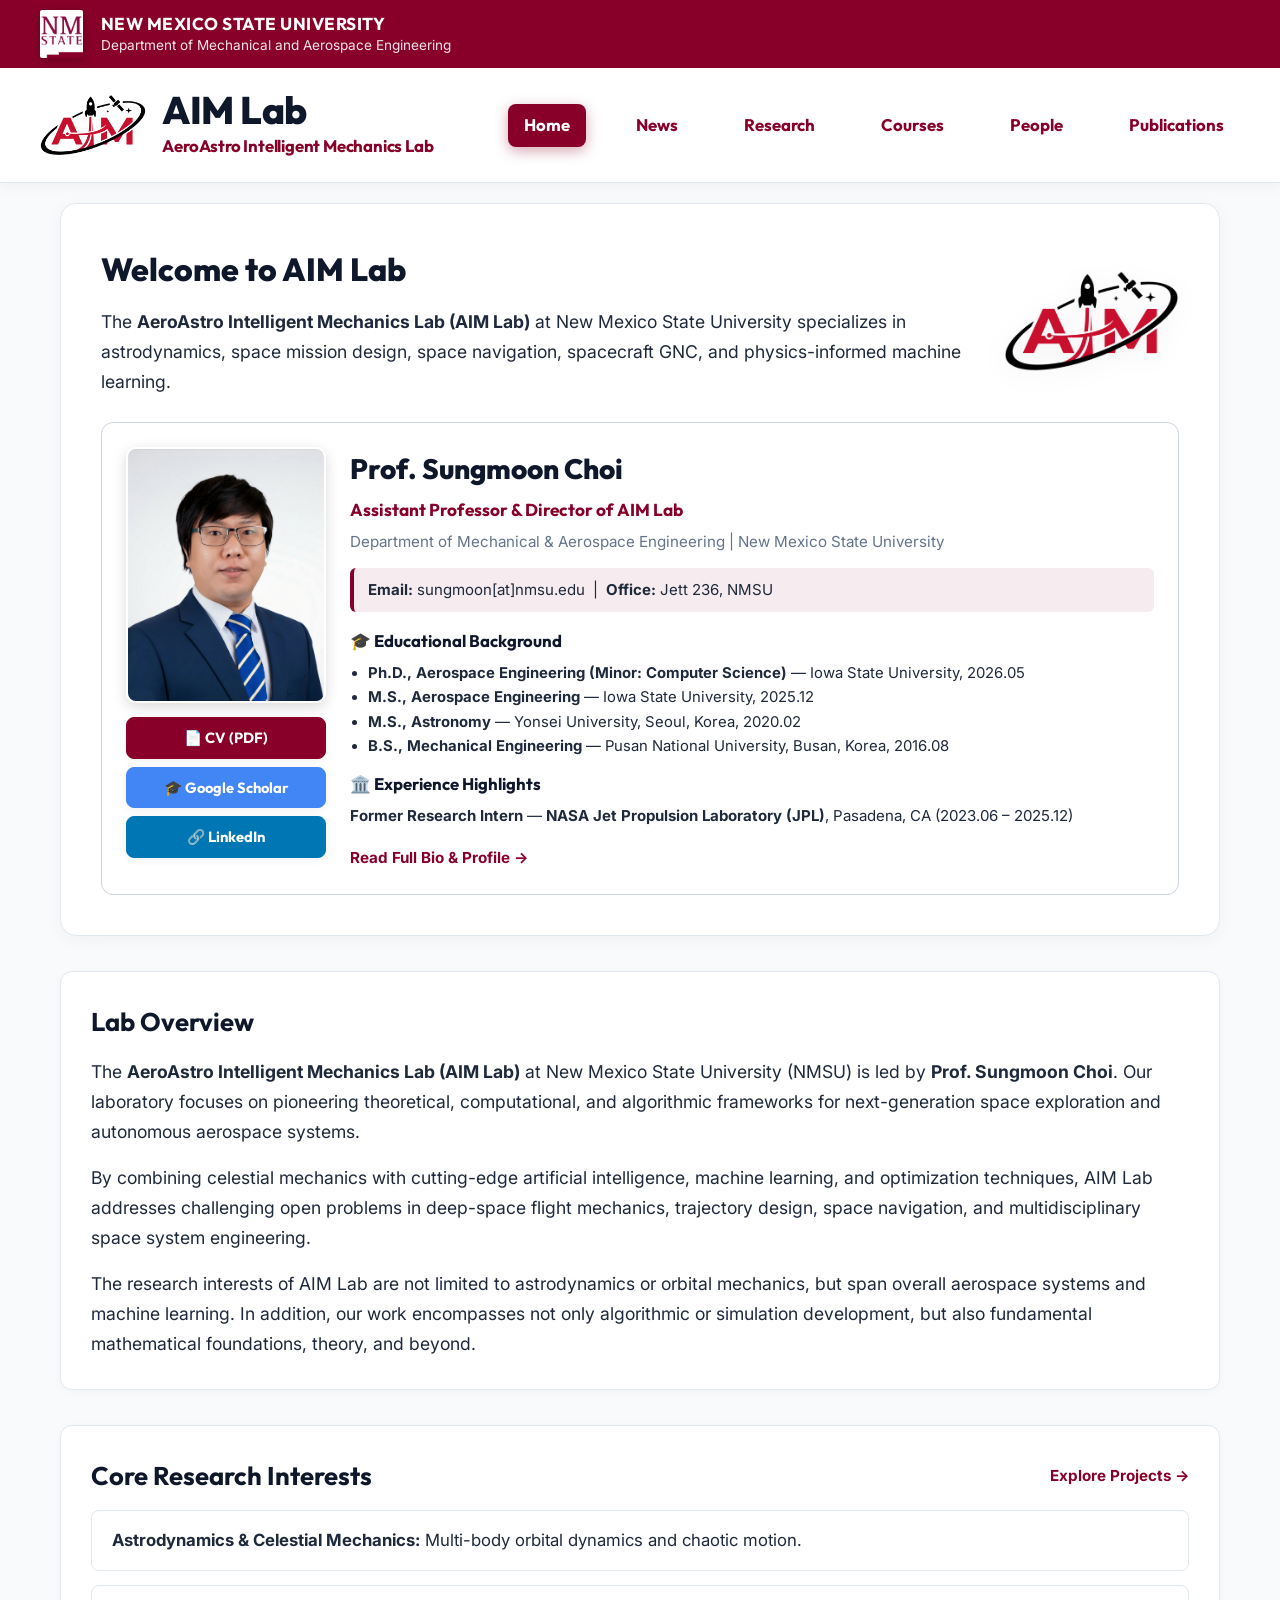
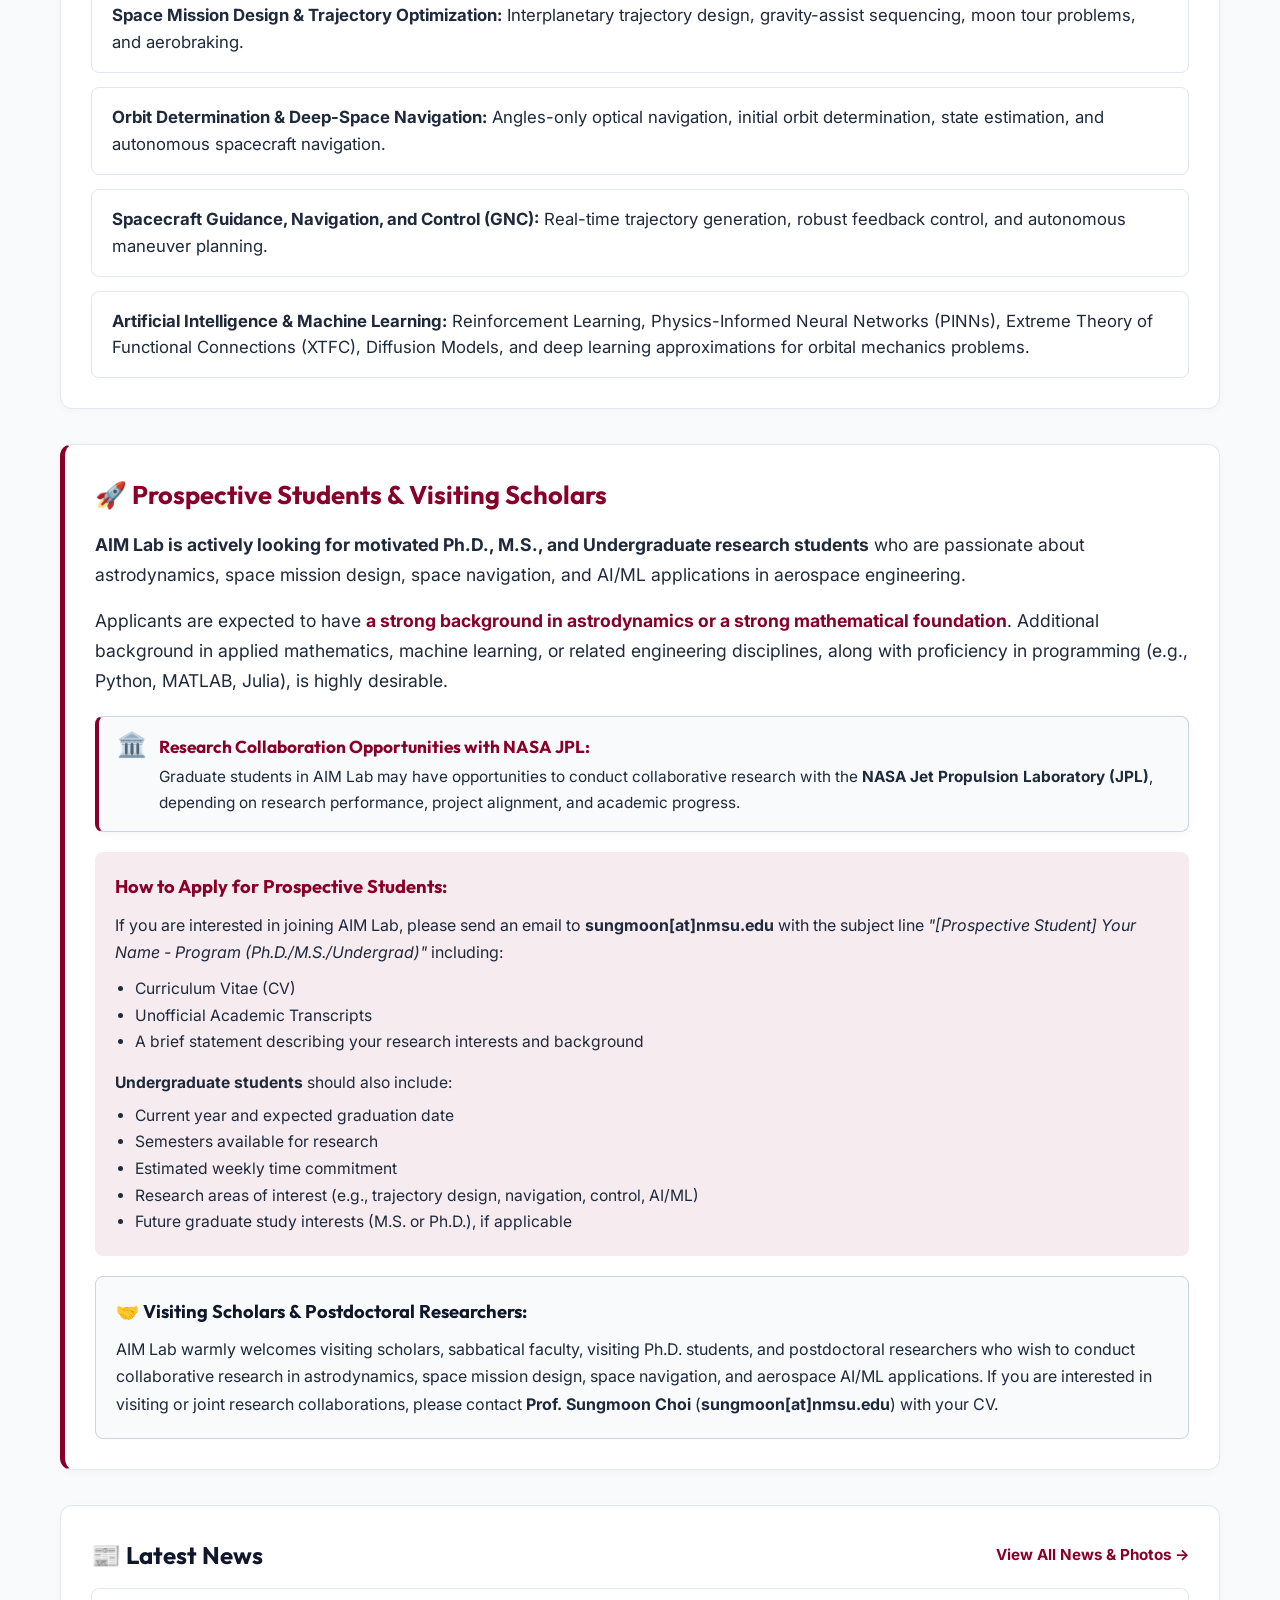
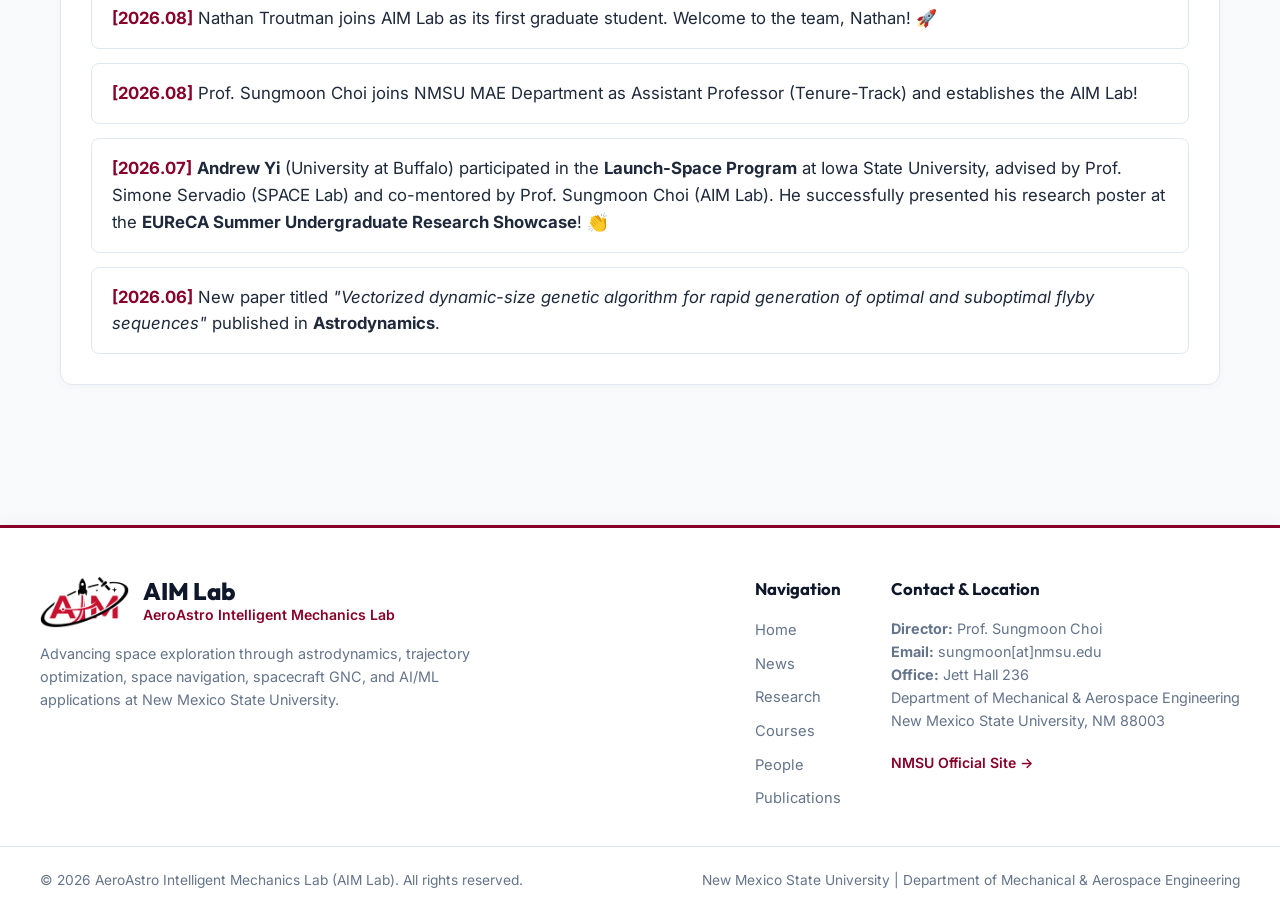
<file: index.html>
<!DOCTYPE html>
<html lang="en">

<head>
  <meta charset="UTF-8">
  <meta name="viewport" content="width=device-width, initial-scale=1.0">

  <!-- Google Search Console Site Verification -->
  <meta name="google-site-verification" content="Lg7-El321i9mdXUO3tBHVMsOjQ0ZGdg48Xcnm8JI7NQ" />

  <!-- Primary Search Engine SEO Meta Tags -->
  <title>AIM Lab | AeroAstro Intelligent Mechanics Lab | Prof. Sungmoon Choi | NMSU</title>
  <meta name="description"
    content="Official website of the AeroAstro Intelligent Mechanics Lab (AIM Lab) at New Mexico State University (NMSU), led by Prof. Sungmoon Choi. Specializing in astrodynamics, space mission design, trajectory optimization, space navigation, spacecraft GNC, and AI/ML.">
  <meta name="keywords"
    content="Sungmoon Choi, AIM Lab, AeroAstro Intelligent Mechanics Lab, New Mexico State University, NMSU, MAE NMSU, Astrodynamics, Trajectory Optimization, Space Navigation, Spacecraft GNC, Physics-Informed Machine Learning, Orbit Determination, NASA JPL, Iowa State University">
  <meta name="author" content="Dr. Sungmoon Choi">
  <meta name="robots" content="index, follow, max-image-preview:large, max-snippet:-1, max-video-preview:-1">
  <link rel="canonical" href="https://choiaimlab.github.io/">

  <!-- Open Graph / Social Sharing Cards -->
  <meta property="og:type" content="website">
  <meta property="og:url" content="https://choiaimlab.github.io/">
  <meta property="og:title" content="AIM Lab | AeroAstro Intelligent Mechanics Lab | Prof. Sungmoon Choi | NMSU">
  <meta property="og:description"
    content="AeroAstro Intelligent Mechanics Lab (AIM Lab) at New Mexico State University specializing in astrodynamics, trajectory optimization, space navigation, and AI/ML applications. Directed by Prof. Sungmoon Choi.">
  <meta property="og:image" content="https://choiaimlab.github.io/Logo/og_banner.jpg?v=2.0">
  <meta property="og:image:width" content="1200">
  <meta property="og:image:height" content="630">
  <meta property="og:site_name" content="AIM Lab - New Mexico State University">

  <!-- Twitter Cards -->
  <meta name="twitter:card" content="summary_large_image">
  <meta name="twitter:title" content="AIM Lab | AeroAstro Intelligent Mechanics Lab | Prof. Sungmoon Choi">
  <meta name="twitter:description"
    content="AeroAstro Intelligent Mechanics Lab (AIM Lab) at New Mexico State University. Led by Prof. Sungmoon Choi.">
  <meta name="twitter:image" content="https://choiaimlab.github.io/Logo/og_banner.jpg?v=2.0">

  <!-- Favicon -->
  <link rel="icon" type="image/x-icon" href="favicon.ico">
  <link rel="icon" type="image/png" sizes="32x32" href="Logo/favicon-32x32.png">
  <link rel="apple-touch-icon" href="apple-touch-icon.png">

  <!-- Stylesheet -->
  <link rel="stylesheet" href="styles.css?v=1.5.0">

  <!-- Google Structured Data (JSON-LD) -->
  <script type="application/ld+json">
  {
    "@context": "https://schema.org",
    "@type": "ResearchOrganization",
    "name": "AeroAstro Intelligent Mechanics Lab",
    "alternateName": ["AIM Lab", "Choi AIM Lab", "NMSU AIM Lab"],
    "url": "https://choiaimlab.github.io/",
    "logo": "https://choiaimlab.github.io/Logo/AIM_LOGO.png",
    "parentOrganization": {
      "@type": "EducationalOrganization",
      "name": "New Mexico State University",
      "sameAs": "https://nmsu.edu"
    },
    "department": {
      "@type": "AcademicDepartment",
      "name": "Department of Mechanical and Aerospace Engineering",
      "sameAs": "https://mae.nmsu.edu"
    },
    "founder": {
      "@type": "Person",
      "name": "Sungmoon Choi",
      "jobTitle": "Assistant Professor & Lab Director",
      "worksFor": {
        "@type": "EducationalOrganization",
        "name": "New Mexico State University"
      },
      "sameAs": [
        "https://scholar.google.co.kr/citations?hl=en&user=EXvpT_MAAAAJ",
        "https://www.linkedin.com/in/sun--moon/"
      ]
    },
    "description": "Research laboratory at New Mexico State University focusing on astrodynamics, trajectory optimization, space mission design, space navigation, spacecraft GNC, and AI/ML applications."
  }
  </script>
</head>

<body>

  <!-- 1. TOP INSTITUTION BAR -->
  <div class="top-institution-bar">
    <div class="institution-container">
      <div class="institution-brand">
        <a href="https://nmsu.edu" target="_blank" rel="noopener noreferrer" class="logo-link">
          <img src="NMSU_Logo.png?v=2.0" alt="NMSU Logo" class="nmsu-logo">
        </a>
        <div class="institution-text">
          <a href="https://nmsu.edu" target="_blank" rel="noopener noreferrer" class="institution-name">New Mexico State
            University</a>
          <a href="https://mae.nmsu.edu" target="_blank" rel="noopener noreferrer" class="department-name">Department of
            Mechanical and Aerospace Engineering</a>
        </div>
      </div>
    </div>
  </div>

  <!-- 2. AIM LAB BRANDING & NAVIGATION HEADER -->
  <header class="main-header">
    <div class="lab-container">
      <a href="index.html" class="lab-brand-link">
        <img src="Logo/AIM_LOGO.png" alt="AIM Lab Logo" class="lab-logo">
        <div class="lab-title-group">
          <h1 class="lab-title">AIM Lab</h1>
          <p class="lab-subtitle">AeroAstro Intelligent Mechanics Lab</p>
        </div>
      </a>

      <!-- Navigation Tabs -->
      <nav class="nav-tabs">
        <a href="index.html" class="nav-tab active">Home</a>
        <a href="news.html" class="nav-tab">News</a>
        <a href="research.html" class="nav-tab">Research</a>
        <a href="courses.html" class="nav-tab">Courses</a>
        <a href="people.html" class="nav-tab">People</a>
        <a href="publications.html" class="nav-tab">Publications</a>
      </nav>
    </div>
  </header>

  <!-- 3. PAGE CONTENT -->
  <main class="main-content">
    <div class="section-container">

      <!-- Hero Box & PI Bio Profile -->
      <div class="hero-box" style="margin-bottom: 35px;">
        <div class="hero-intro-header" style="display: flex; justify-content: space-between; align-items: center; gap: 32px; margin-bottom: 25px; flex-wrap: wrap;">
          <div style="flex: 1; min-width: 280px;">
            <h2 class="hero-heading" style="margin-bottom: 12px;">Welcome to AIM Lab</h2>
            <p class="hero-text" style="margin-bottom: 0;">
              The <strong>AeroAstro Intelligent Mechanics Lab (AIM Lab)</strong> at New Mexico State University specializes
              in astrodynamics, space mission design, space navigation, spacecraft GNC, and physics-informed machine
              learning.
            </p>
          </div>
          <div style="flex-shrink: 0; display: flex; align-items: center; justify-content: center;">
            <img src="Logo/AIM_LOGO.png" alt="AIM Lab Logo" style="width: 175px; max-width: 100%; height: auto; object-fit: contain; filter: drop-shadow(0 4px 12px rgba(0,0,0,0.06));">
          </div>
        </div>

        <!-- PI Bio Profile Card (Option 2) -->
        <div
          style="background-color: #ffffff; border: 1px solid #cbd5e1; border-radius: 12px; padding: 24px; color: var(--text-main); display: flex; gap: 24px; align-items: flex-start; flex-wrap: wrap;">

          <!-- PI Photo & Links Column -->
          <div style="display: flex; flex-direction: column; gap: 10px; width: 200px; flex-shrink: 0;">
            <img src="Members/Sungmoon.jpg?v=1.0" alt="Prof. Sungmoon Choi"
              style="width: 100%; border-radius: 10px; box-shadow: 0 4px 14px rgba(0,0,0,0.15); border: 2px solid #ffffff;">

            <div style="display: flex; flex-direction: column; gap: 8px; width: 100%; margin-top: 4px;">
              <a href="Sungmoon_Choi_CV.pdf?v=20260731_v2" target="_blank" rel="noopener noreferrer"
                class="profile-link-btn cv-btn" style="width: 100%; justify-content: center; box-sizing: border-box;">
                📄 CV (PDF)
              </a>
              <a href="https://scholar.google.co.kr/citations?hl=en&user=EXvpT_MAAAAJ&view_op=list_works"
                target="_blank" rel="noopener noreferrer" class="profile-link-btn scholar-profile-btn"
                style="width: 100%; justify-content: center; box-sizing: border-box; background-color: #4285F4; color: #ffffff;">
                🎓 Google Scholar
              </a>
              <a href="https://www.linkedin.com/in/sun--moon/" target="_blank" rel="noopener noreferrer"
                class="profile-link-btn linkedin-btn"
                style="width: 100%; justify-content: center; box-sizing: border-box;">
                🔗 LinkedIn
              </a>
            </div>
          </div>

          <!-- PI Details & Bio Column -->
          <div style="flex: 1; min-width: 280px;">
            <h3
              style="font-family: 'Outfit', sans-serif; font-size: 1.75rem; font-weight: 800; color: var(--space-dark); margin-bottom: 4px;">
              Prof. Sungmoon Choi</h3>
            <p
              style="font-family: 'Outfit', sans-serif; font-size: 1.08rem; font-weight: 700; color: var(--nmsu-crimson); margin-bottom: 6px;">
              Assistant Professor & Director of AIM Lab</p>
            <p style="font-size: 0.95rem; color: var(--text-muted); margin-bottom: 14px;">Department of Mechanical &
              Aerospace Engineering | New Mexico State University</p>

            <div
              style="background-color: var(--nmsu-crimson-light); border-left: 4px solid var(--nmsu-crimson); padding: 10px 14px; border-radius: 6px; margin-bottom: 16px; font-size: 0.94rem;">
              <strong>Email:</strong> sungmoon[at]nmsu.edu &nbsp;|&nbsp; <strong>Office:</strong> Jett 236, NMSU
            </div>

            <!-- Education & Research Experience -->
            <div style="margin-bottom: 14px;">
              <h4
                style="font-family: 'Outfit', sans-serif; font-size: 1.05rem; color: var(--space-dark); margin-bottom: 6px; font-weight: 700;">
                🎓 Educational Background</h4>
              <ul
                style="margin-left: 18px; font-size: 0.93rem; line-height: 1.65; color: var(--text-main); margin-bottom: 12px;">
                <li><strong>Ph.D., Aerospace Engineering (Minor: Computer Science)</strong> — Iowa State University,
                  2026.05</li>
                <li><strong>M.S., Aerospace Engineering</strong> — Iowa State University, 2025.12</li>
                <li><strong>M.S., Astronomy</strong> — Yonsei University, Seoul, Korea, 2020.02</li>
                <li><strong>B.S., Mechanical Engineering</strong> — Pusan National University, Busan, Korea, 2016.08
                </li>
              </ul>

              <h4
                style="font-family: 'Outfit', sans-serif; font-size: 1.05rem; color: var(--space-dark); margin-bottom: 6px; font-weight: 700;">
                🏛️ Experience Highlights</h4>
              <p style="font-size: 0.94rem; line-height: 1.6; margin-bottom: 4px; color: var(--text-main);">
                <strong>Former Research Intern</strong> — <strong>NASA Jet Propulsion Laboratory (JPL)</strong>,
                Pasadena, CA (2023.06 – 2025.12)
              </p>
            </div>

            <a href="people.html#pi"
              style="display: inline-block; color: var(--nmsu-crimson); font-weight: 700; font-size: 0.95rem; text-decoration: none; margin-top: 4px;">Read
              Full Bio & Profile →</a>
          </div>

        </div>
      </div>

      <!-- Lab Overview -->
      <div class="info-card" style="margin-bottom: 35px;">
        <h3 style="font-size: 1.6rem; color: var(--space-dark); margin-bottom: 14px;">Lab Overview</h3>
        <p class="section-desc" style="margin-bottom: 16px;">
          The <strong>AeroAstro Intelligent Mechanics Lab (AIM Lab)</strong> at New Mexico State University (NMSU) is
          led by <strong>Prof. Sungmoon Choi</strong>. Our laboratory focuses on pioneering theoretical, computational,
          and algorithmic frameworks for next-generation space exploration and autonomous aerospace systems.
        </p>
        <p class="section-desc" style="margin-bottom: 16px;">
          By combining celestial mechanics with cutting-edge artificial intelligence, machine learning, and optimization
          techniques, AIM Lab addresses challenging open problems in deep-space flight mechanics, trajectory design,
          space navigation, and multidisciplinary space system engineering.
        </p>
        <p class="section-desc">
          The research interests of AIM Lab are not limited to astrodynamics or orbital mechanics, but span overall
          aerospace systems and machine learning. In addition, our work encompasses not only algorithmic or simulation
          development, but also fundamental mathematical foundations, theory, and beyond.
        </p>
      </div>

      <!-- Core Research Interests -->
      <div class="info-card" style="margin-bottom: 35px;">
        <div style="display: flex; justify-content: space-between; align-items: center; margin-bottom: 14px;">
          <h3 style="font-size: 1.6rem; color: var(--space-dark); margin: 0;">Core Research Interests</h3>
          <a href="research.html"
            style="color: var(--nmsu-crimson); font-weight: 700; text-decoration: none; font-size: 0.95rem;">Explore
            Projects →</a>
        </div>
        <ul class="info-list">
          <li><strong>Astrodynamics & Celestial Mechanics:</strong> Multi-body orbital dynamics and chaotic motion.</li>
          <li><strong>Space Mission Design & Trajectory Optimization:</strong> Interplanetary trajectory design,
            gravity-assist sequencing, moon tour problems, and aerobraking.</li>
          <li><strong>Orbit Determination & Deep-Space Navigation:</strong> Angles-only optical navigation, initial
            orbit determination, state estimation, and autonomous spacecraft navigation.</li>
          <li><strong>Spacecraft Guidance, Navigation, and Control (GNC):</strong> Real-time trajectory generation,
            robust feedback control, and autonomous maneuver planning.</li>
          <li><strong>Artificial Intelligence & Machine Learning:</strong> Reinforcement Learning, Physics-Informed
            Neural Networks (PINNs), Extreme Theory of Functional Connections (XTFC), Diffusion Models, and deep
            learning approximations for orbital mechanics problems.</li>
        </ul>
      </div>

      <!-- Prospective Students & Visiting Scholars Section -->
      <div class="info-card"
        style="border-left: 5px solid var(--nmsu-crimson); background-color: #ffffff; margin-bottom: 35px;">
        <h3 style="font-size: 1.6rem; color: var(--nmsu-crimson); margin-bottom: 14px;">🚀 Prospective Students &
          Visiting Scholars</h3>
        <p class="section-desc" style="margin-bottom: 16px;">
          <strong>AIM Lab is actively looking for motivated Ph.D., M.S., and Undergraduate research students</strong>
          who are passionate about astrodynamics, space mission design, space navigation, and AI/ML applications in
          aerospace engineering.
        </p>
        <p class="section-desc" style="margin-bottom: 20px;">
          Applicants are expected to have
          <strong style="color: var(--nmsu-crimson);">a strong background in astrodynamics or a strong mathematical
            foundation</strong>.
          Additional background in applied mathematics, machine learning, or related engineering disciplines,
          along with proficiency in programming (e.g., Python, MATLAB, Julia), is highly desirable.
        </p>

        <!-- NASA JPL Collaboration Opportunity Highlight Box -->
        <div
          style="background-color: #f8fafc; border-left: 4px solid var(--nmsu-crimson); border-top: 1px solid #cbd5e1; border-right: 1px solid #cbd5e1; border-bottom: 1px solid #cbd5e1; padding: 16px 18px; border-radius: 8px; margin-bottom: 20px; box-shadow: 0 2px 8px rgba(0,0,0,0.04);">
          <div style="display: flex; align-items: flex-start; gap: 12px;">
            <span style="font-size: 1.5rem; line-height: 1;">🏛️</span>
            <div>
              <h4
                style="font-family: 'Outfit', sans-serif; color: var(--nmsu-crimson); margin-bottom: 4px; font-size: 1.08rem; font-weight: 700;">
                Research Collaboration Opportunities with NASA JPL:</h4>
              <p style="font-size: 0.96rem; color: var(--text-main); line-height: 1.65; margin: 0;">
                Graduate students in AIM Lab may have opportunities to conduct collaborative research with the
                <strong>NASA Jet Propulsion Laboratory (JPL)</strong>, depending on research performance, project
                alignment, and academic progress.
              </p>
            </div>
          </div>
        </div>

        <!-- How to Apply for Students -->
        <div
          style="background-color: var(--nmsu-crimson-light); padding: 20px; border-radius: 8px; margin-bottom: 20px;">
          <h4
            style="font-family: 'Outfit', sans-serif; color: var(--nmsu-crimson); margin-bottom: 10px; font-size: 1.15rem;">
            How to Apply for Prospective Students:</h4>

          <p class="section-desc" style="font-size: 1rem; margin-bottom: 10px;">
            If you are interested in joining AIM Lab, please send an email to
            <strong>sungmoon[at]nmsu.edu</strong> with the subject line
            <em>"[Prospective Student] Your Name - Program (Ph.D./M.S./Undergrad)"</em> including:
          </p>

          <ul style="margin-left: 20px; color: var(--text-main); font-size: 0.98rem; line-height: 1.7;">
            <li>Curriculum Vitae (CV)</li>
            <li>Unofficial Academic Transcripts</li>
            <li>A brief statement describing your research interests and background</li>
          </ul>

          <!-- Undergraduate Students -->
          <p class="section-desc" style="font-size: 0.98rem; margin-top: 14px; margin-bottom: 6px;">
            <strong>Undergraduate students</strong> should also include:
          </p>

          <ul style="margin-left: 20px; color: var(--text-main); font-size: 0.98rem; line-height: 1.7;">
            <li>Current year and expected graduation date</li>
            <li>Semesters available for research</li>
            <li>Estimated weekly time commitment</li>
            <li>Research areas of interest (e.g., trajectory design, navigation, control, AI/ML)</li>
            <li>Future graduate study interests (M.S. or Ph.D.), if applicable</li>
          </ul>
        </div>

        <!-- Visiting Scholars Information -->
        <div style="background-color: #f8fafc; border: 1px solid #cbd5e1; padding: 20px; border-radius: 8px;">
          <h4
            style="font-family: 'Outfit', sans-serif; color: var(--space-dark); margin-bottom: 10px; font-size: 1.15rem;">
            🤝 Visiting Scholars & Postdoctoral Researchers:</h4>
          <p class="section-desc" style="font-size: 1rem; line-height: 1.7;">
            AIM Lab warmly welcomes visiting scholars, sabbatical faculty, visiting Ph.D. students, and postdoctoral
            researchers who wish to conduct collaborative research in astrodynamics, space mission design, space
            navigation, and aerospace AI/ML applications. If you are interested in visiting or joint research
            collaborations, please contact <strong>Prof. Sungmoon Choi</strong> (<strong>sungmoon[at]nmsu.edu</strong>)
            with your CV.
          </p>
        </div>
      </div>

      <!-- Latest News Preview Box -->
      <div class="info-card">
        <div style="display: flex; justify-content: space-between; align-items: center; margin-bottom: 14px;">
          <h3 style="font-size: 1.5rem; color: var(--space-dark); margin: 0;">📰 Latest News</h3>
          <a href="news.html"
            style="color: var(--nmsu-crimson); font-weight: 700; text-decoration: none; font-size: 0.95rem;">View All
            News & Photos →</a>
        </div>
        <ul class="info-list" id="home-latest-news-list">
          <li>
            <strong style="color: var(--nmsu-crimson);">[2026.08]</strong> Prof. Sungmoon Choi joins NMSU MAE Department
            as Assistant Professor (Tenure-Track) and establishes the AIM Lab!
          </li>
          <li>
            <strong style="color: var(--nmsu-crimson);">[2026.07]</strong> <strong>Andrew Yi</strong> (University at
            Buffalo) participated in the <strong>Launch-Space Program</strong> at Iowa State University, advised by
            Prof. Simone Servadio (SPACE Lab) and co-mentored by Prof. Sungmoon Choi (AIM Lab). He successfully
            presented his research poster at the <strong>EUReCA Summer Undergraduate Research Showcase</strong>! 👏
          </li>
          <li>
            <strong style="color: var(--nmsu-crimson);">[2026.06]</strong> New paper titled <em>"Vectorized dynamic-size
              genetic algorithm for rapid generation of optimal and suboptimal flyby sequences"</em> published in
            <strong>Astrodynamics</strong>.
          </li>
          <li>
            <strong style="color: var(--nmsu-crimson);">[2026.05]</strong> <strong>Congratulations to Mingeun Park &
              Ethan Griesman! 🎓</strong> Lab members Mingeun Park (B.S. in Aerospace Engineering and Meteorology) and
            Ethan Griesman (B.S. in Computer Engineering) earned their degrees from Iowa State University!
          </li>
        </ul>
      </div>

    </div>
  </main>

  <!-- FOOTER -->
  <footer class="main-footer">
    <div class="footer-container">
      <div class="footer-brand">
        <a href="index.html" class="footer-logo-row">
          <img src="Logo/AIM_LOGO.png" alt="AIM Lab Logo" class="footer-logo">
          <div>
            <div class="footer-brand-title">AIM Lab</div>
            <div class="footer-brand-sub">AeroAstro Intelligent Mechanics Lab</div>
          </div>
        </a>
        <p class="footer-desc">
          Advancing space exploration through astrodynamics, trajectory optimization, space navigation, spacecraft GNC, and AI/ML applications at New Mexico State University.
        </p>
      </div>

      <div class="footer-columns">
        <div class="footer-col">
          <h4 class="footer-col-title">Navigation</h4>
          <ul class="footer-links">
            <li><a href="index.html">Home</a></li>
            <li><a href="news.html">News</a></li>
            <li><a href="research.html">Research</a></li>
            <li><a href="courses.html">Courses</a></li>
            <li><a href="people.html">People</a></li>
            <li><a href="publications.html">Publications</a></li>
          </ul>
        </div>

        <div class="footer-col">
          <h4 class="footer-col-title">Contact & Location</h4>
          <div class="footer-contact-item">
            <strong>Director:</strong> Prof. Sungmoon Choi<br>
            <strong>Email:</strong> sungmoon[at]nmsu.edu<br>
            <strong>Office:</strong> Jett Hall 236<br>
            Department of Mechanical & Aerospace Engineering<br>
            New Mexico State University, NM 88003
          </div>
          <div style="margin-top: 8px;">
            <a href="https://nmsu.edu" target="_blank" rel="noopener noreferrer" style="font-size: 0.88rem; color: var(--nmsu-crimson); font-weight: 600; text-decoration: none;">NMSU Official Site &rarr;</a>
          </div>
        </div>
      </div>
    </div>

    <div class="footer-bottom">
      <div>&copy; 2026 AeroAstro Intelligent Mechanics Lab (AIM Lab). All rights reserved.</div>
      <div>New Mexico State University | Department of Mechanical & Aerospace Engineering</div>
    </div>
  </footer>

  <script src="main.js"></script>
</body>

</html>
</file>
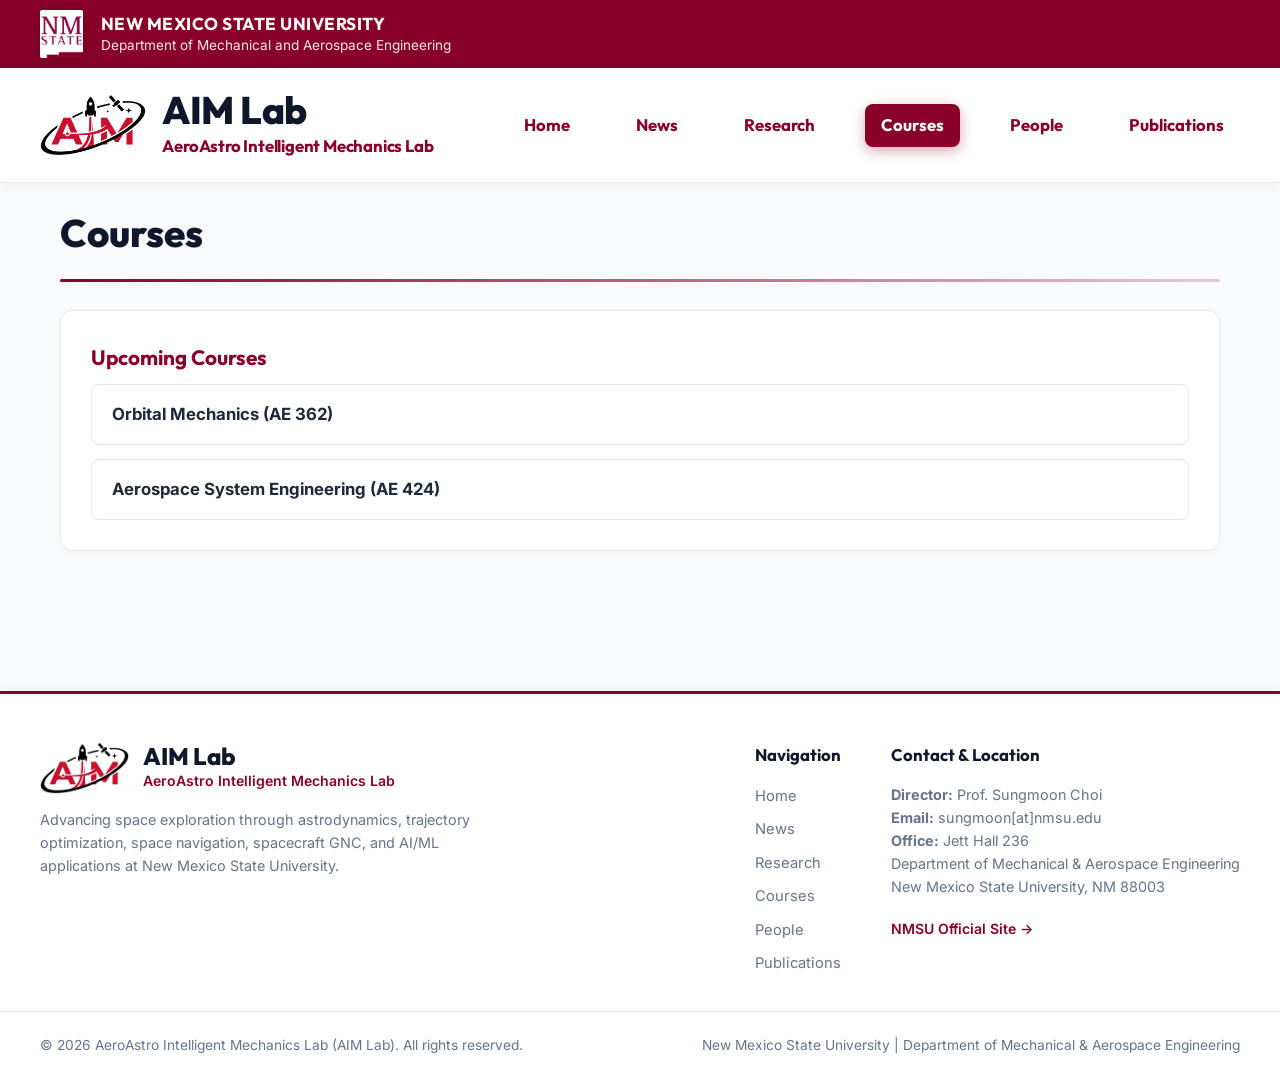
<file: courses.html>
<!DOCTYPE html>
<html lang="en">
<head>
  <meta charset="UTF-8">
  <meta name="viewport" content="width=device-width, initial-scale=1.0">
  <title>Courses & Teaching | AIM Lab - Prof. Sungmoon Choi | NMSU</title>
  <meta name="description" content="Aerospace engineering courses and educational offerings taught by Prof. Sungmoon Choi in the Department of Mechanical and Aerospace Engineering at New Mexico State University.">
  <meta name="keywords" content="Sungmoon Choi Courses, NMSU MAE Courses, Aerospace Engineering Teaching NMSU">
  <meta name="robots" content="index, follow">
  <link rel="canonical" href="https://choiaimlab.github.io/courses.html">

  <!-- Open Graph / Social Sharing Cards -->
  <meta property="og:type" content="website">
  <meta property="og:title" content="Courses & Teaching | AIM Lab - Prof. Sungmoon Choi | NMSU">
  <meta property="og:description"
    content="Aerospace engineering courses and educational offerings taught by Prof. Sungmoon Choi at New Mexico State University.">
  <meta property="og:image" content="https://choiaimlab.github.io/Logo/og_banner.jpg?v=2.0">
  <meta property="og:image:width" content="1200">
  <meta property="og:image:height" content="630">
  <!-- Favicon -->
  <link rel="icon" type="image/x-icon" href="favicon.ico">
  <link rel="icon" type="image/png" sizes="32x32" href="Logo/favicon-32x32.png">
  <link rel="apple-touch-icon" href="apple-touch-icon.png">

  <link rel="stylesheet" href="styles.css?v=1.5.0">
</head>
<body>

  <!-- TOP INSTITUTION BAR -->
  <div class="top-institution-bar">
    <div class="institution-container">
      <div class="institution-brand">
        <a href="https://nmsu.edu" target="_blank" rel="noopener noreferrer" class="logo-link">
          <img src="NMSU_Logo.png?v=2.0" alt="NMSU Logo" class="nmsu-logo">
        </a>
        <div class="institution-text">
          <a href="https://nmsu.edu" target="_blank" rel="noopener noreferrer" class="institution-name">New Mexico State University</a>
          <a href="https://mae.nmsu.edu" target="_blank" rel="noopener noreferrer" class="department-name">Department of Mechanical and Aerospace Engineering</a>
        </div>
      </div>
    </div>
  </div>

  <!-- AIM LAB BRANDING & NAVIGATION HEADER -->
  <header class="main-header">
    <div class="lab-container">
      <a href="index.html" class="lab-brand-link">
        <img src="Logo/AIM_LOGO.png" alt="AIM Lab Logo" class="lab-logo">
        <div class="lab-title-group">
          <h1 class="lab-title">AIM Lab</h1>
          <p class="lab-subtitle">AeroAstro Intelligent Mechanics Lab</p>
        </div>
      </a>

      <nav class="nav-tabs">
        <a href="index.html" class="nav-tab">Home</a>
        <a href="news.html" class="nav-tab">News</a>
        <a href="research.html" class="nav-tab">Research</a>
        <a href="courses.html" class="nav-tab active">Courses</a>
        <a href="people.html" class="nav-tab">People</a>
        <a href="publications.html" class="nav-tab">Publications</a>
      </nav>
    </div>
  </header>

  <!-- COURSES PAGE CONTENT (PREVIOUS CLEAN LIST FORMAT) -->
  <main class="main-content">
    <div class="section-container">
      <h2 class="section-title">Courses</h2>
      <div class="section-divider"></div>

      <div class="info-card">
        <h3>Upcoming Courses</h3>
        <ul class="info-list">
          <li><strong>Orbital Mechanics (AE 362)</strong></li>
          <li><strong>Aerospace System Engineering (AE 424)</strong></li>
        </ul>
      </div>

    </div>
  </main>

  <!-- FOOTER -->
  <footer class="main-footer">
    <div class="footer-container">
      <div class="footer-brand">
        <a href="index.html" class="footer-logo-row">
          <img src="Logo/AIM_LOGO.png" alt="AIM Lab Logo" class="footer-logo">
          <div>
            <div class="footer-brand-title">AIM Lab</div>
            <div class="footer-brand-sub">AeroAstro Intelligent Mechanics Lab</div>
          </div>
        </a>
        <p class="footer-desc">
          Advancing space exploration through astrodynamics, trajectory optimization, space navigation, spacecraft GNC, and AI/ML applications at New Mexico State University.
        </p>
      </div>

      <div class="footer-columns">
        <div class="footer-col">
          <h4 class="footer-col-title">Navigation</h4>
          <ul class="footer-links">
            <li><a href="index.html">Home</a></li>
            <li><a href="news.html">News</a></li>
            <li><a href="research.html">Research</a></li>
            <li><a href="courses.html">Courses</a></li>
            <li><a href="people.html">People</a></li>
            <li><a href="publications.html">Publications</a></li>
          </ul>
        </div>

        <div class="footer-col">
          <h4 class="footer-col-title">Contact & Location</h4>
          <div class="footer-contact-item">
            <strong>Director:</strong> Prof. Sungmoon Choi<br>
            <strong>Email:</strong> sungmoon[at]nmsu.edu<br>
            <strong>Office:</strong> Jett Hall 236<br>
            Department of Mechanical & Aerospace Engineering<br>
            New Mexico State University, NM 88003
          </div>
          <div style="margin-top: 8px;">
            <a href="https://nmsu.edu" target="_blank" rel="noopener noreferrer" style="font-size: 0.88rem; color: var(--nmsu-crimson); font-weight: 600; text-decoration: none;">NMSU Official Site &rarr;</a>
          </div>
        </div>
      </div>
    </div>

    <div class="footer-bottom">
      <div>&copy; 2026 AeroAstro Intelligent Mechanics Lab (AIM Lab). All rights reserved.</div>
      <div>New Mexico State University | Department of Mechanical & Aerospace Engineering</div>
    </div>
  </footer>

  <script src="main.js"></script>
</body>
</html>
</file>
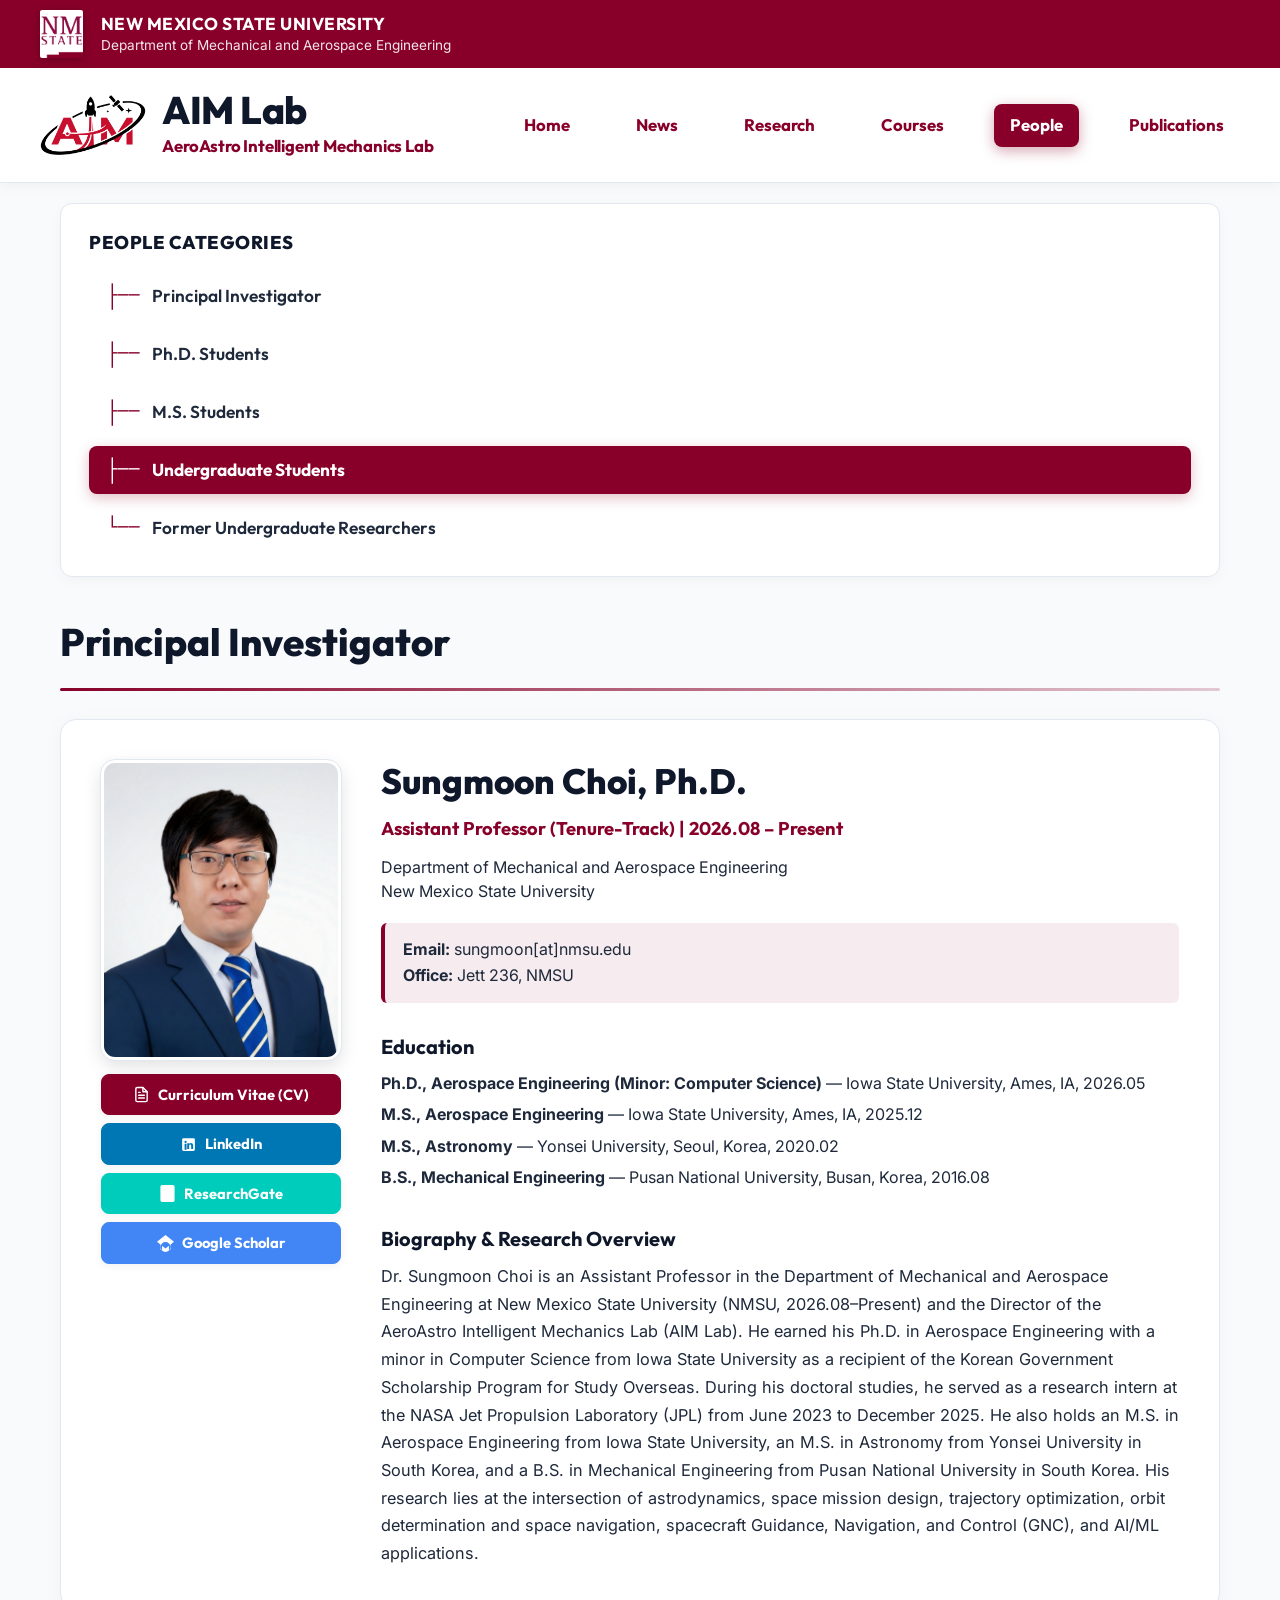
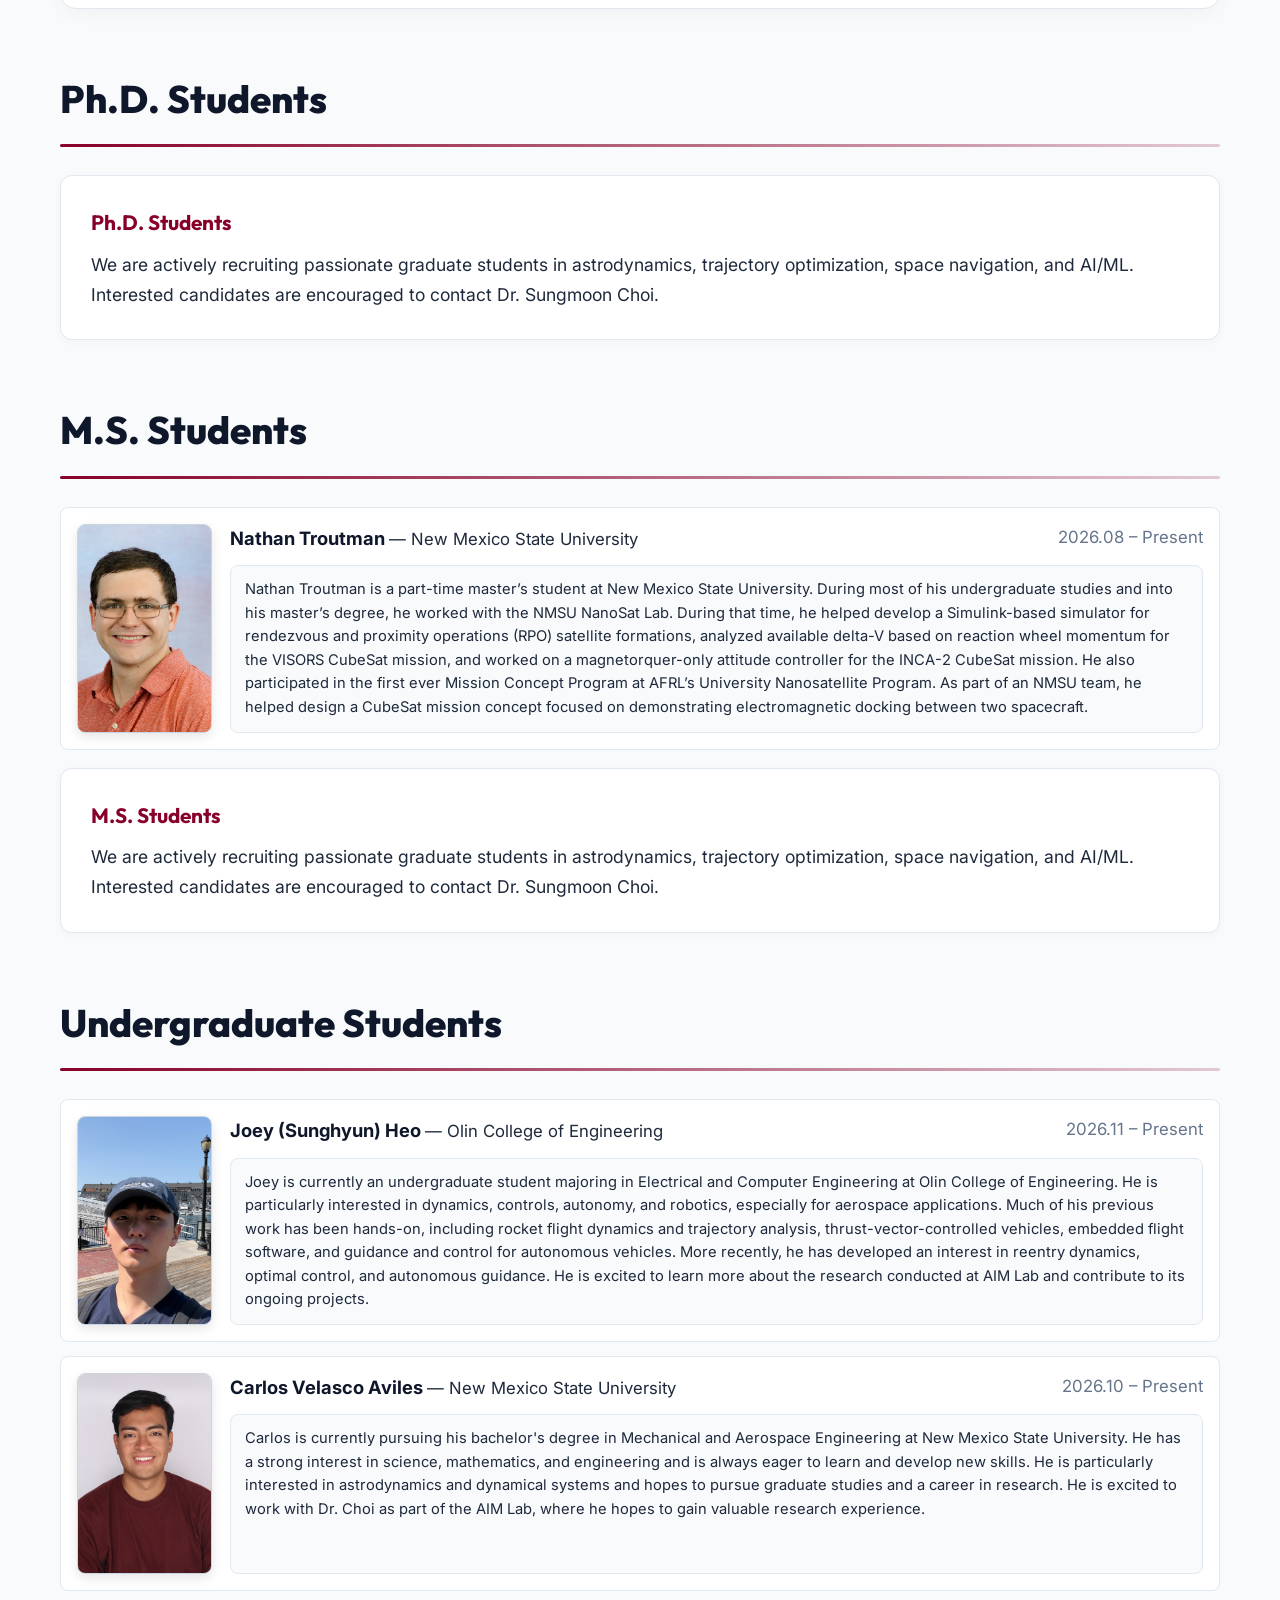
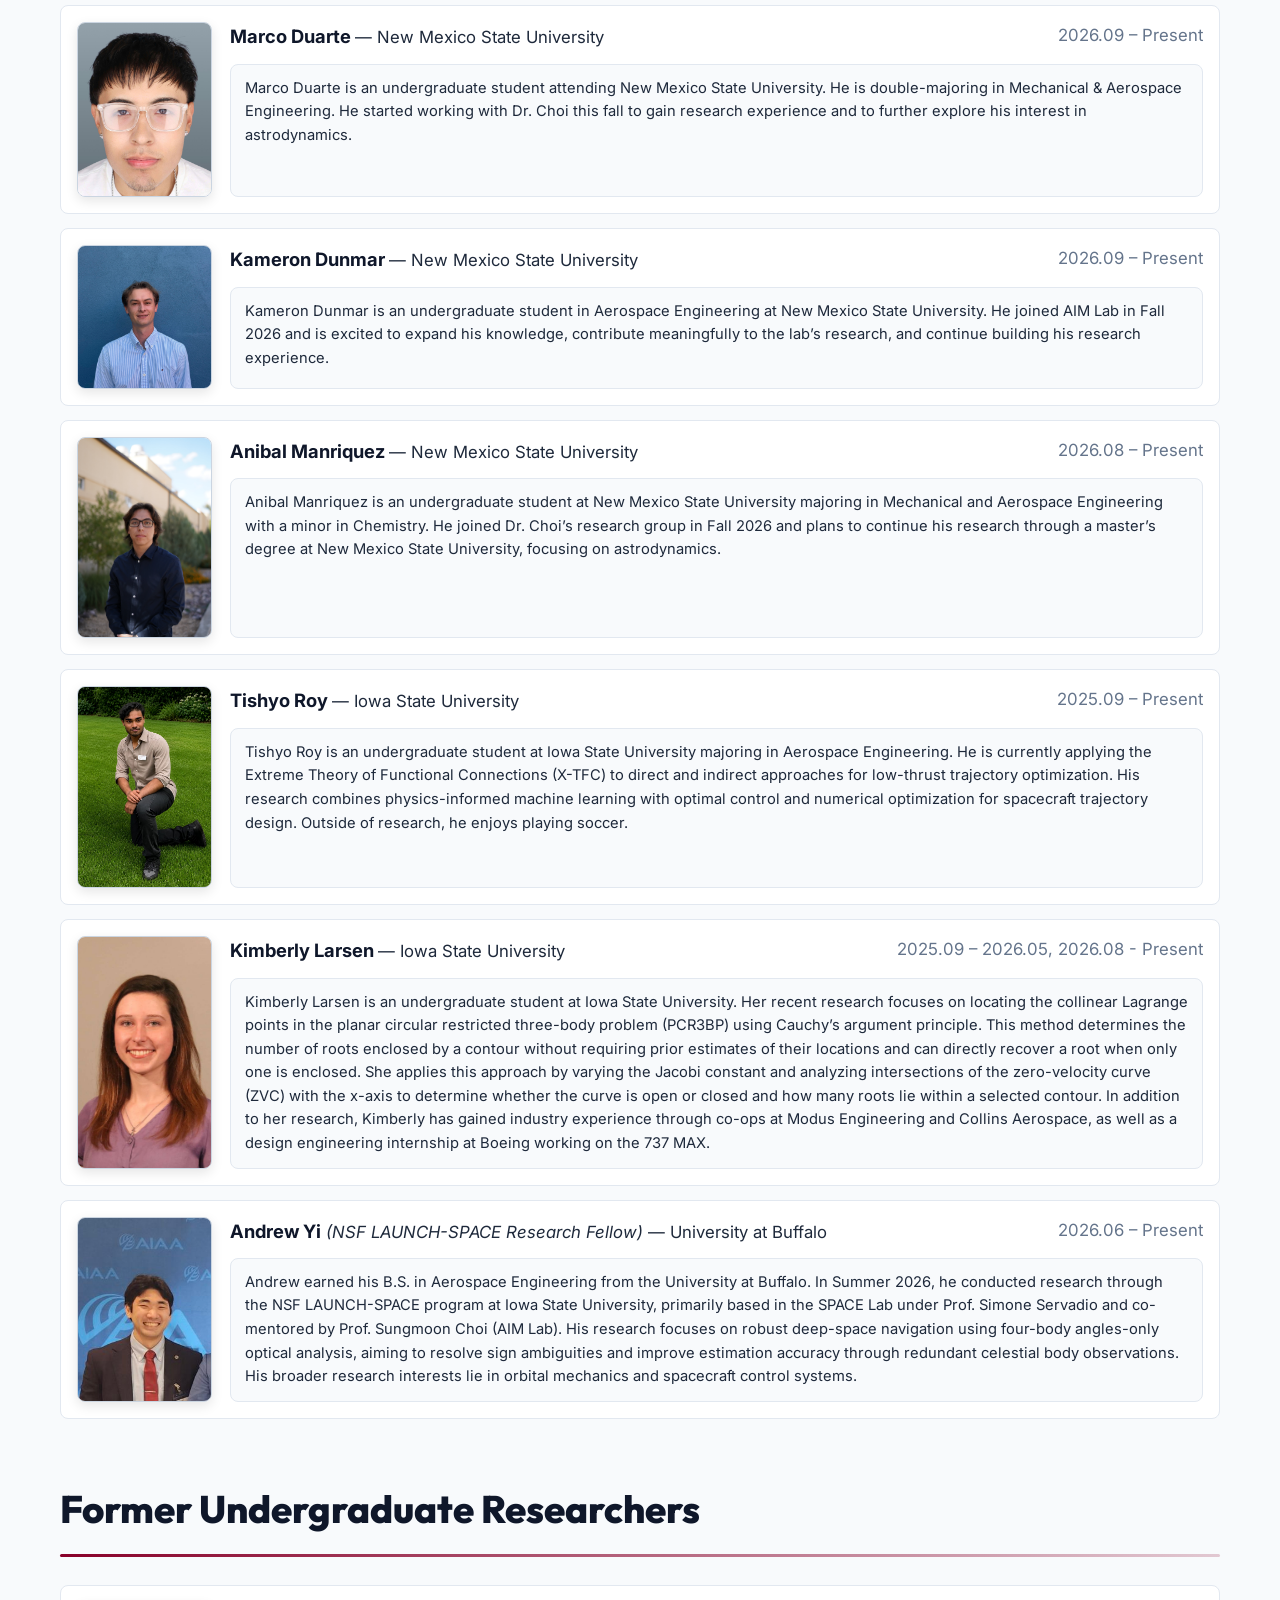
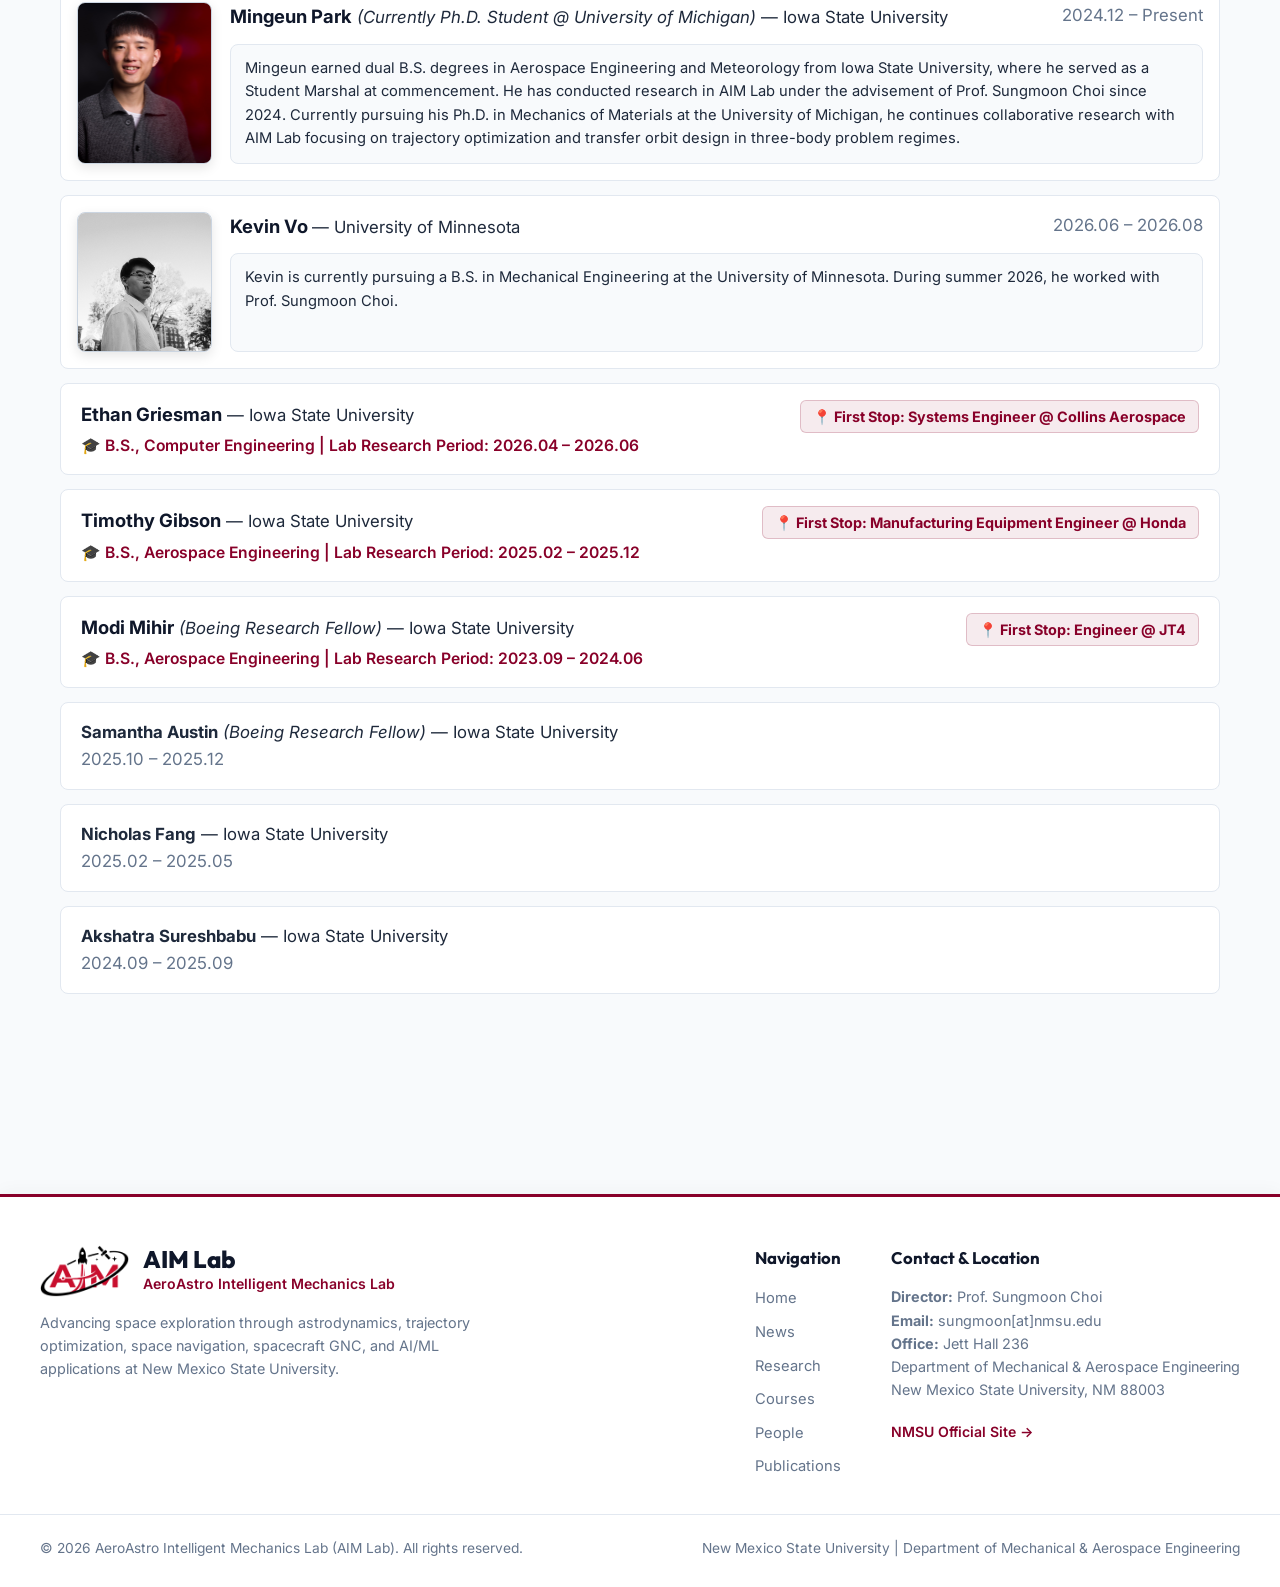
<file: people.html>
<!DOCTYPE html>
<html lang="en">

<head>
  <meta charset="UTF-8">
  <meta name="viewport" content="width=device-width, initial-scale=1.0">
  <title>People & Members | AIM Lab - Prof. Sungmoon Choi | NMSU</title>
  <meta name="description"
    content="Meet principal investigator Prof. Sungmoon Choi, Ph.D. students, M.S. students, undergraduate researchers, and alumni at the AeroAstro Intelligent Mechanics Lab (AIM Lab), New Mexico State University.">
  <meta name="keywords"
    content="Sungmoon Choi, AIM Lab Members, NMSU MAE Faculty, Spacecraft GNC Researchers, Astrodynamics Students NMSU">
  <meta name="robots" content="index, follow">
  <link rel="canonical" href="https://choiaimlab.github.io/people.html">

  <!-- Open Graph / Social Sharing Cards -->
  <meta property="og:type" content="website">
  <meta property="og:title" content="People & Members | AIM Lab - Prof. Sungmoon Choi | NMSU">
  <meta property="og:description"
    content="Meet principal investigator Prof. Sungmoon Choi and researchers at the AIM Lab, New Mexico State University.">
  <meta property="og:image" content="https://choiaimlab.github.io/Logo/og_banner.jpg?v=2.0">
  <meta property="og:image:width" content="1200">
  <meta property="og:image:height" content="630">
  <!-- Favicon -->
  <link rel="icon" type="image/x-icon" href="favicon.ico">
  <link rel="icon" type="image/png" sizes="32x32" href="Logo/favicon-32x32.png">
  <link rel="apple-touch-icon" href="apple-touch-icon.png">

  <link rel="stylesheet" href="styles.css?v=1.5.0">
</head>

<body>

  <!-- TOP INSTITUTION BAR -->
  <div class="top-institution-bar">
    <div class="institution-container">
      <div class="institution-brand">
        <a href="https://nmsu.edu" target="_blank" rel="noopener noreferrer" class="logo-link">
          <img src="NMSU_Logo.png?v=2.0" alt="NMSU Logo" class="nmsu-logo">
        </a>
        <div class="institution-text">
          <a href="https://nmsu.edu" target="_blank" rel="noopener noreferrer" class="institution-name">New Mexico State
            University</a>
          <a href="https://mae.nmsu.edu" target="_blank" rel="noopener noreferrer" class="department-name">Department of
            Mechanical and Aerospace Engineering</a>
        </div>
      </div>
    </div>
  </div>

  <!-- AIM LAB BRANDING & NAVIGATION HEADER -->
  <header class="main-header">
    <div class="lab-container">
      <a href="index.html" class="lab-brand-link">
        <img src="Logo/AIM_LOGO.png" alt="AIM Lab Logo" class="lab-logo">
        <div class="lab-title-group">
          <h1 class="lab-title">AIM Lab</h1>
          <p class="lab-subtitle">AeroAstro Intelligent Mechanics Lab</p>
        </div>
      </a>

      <nav class="nav-tabs">
        <a href="index.html" class="nav-tab">Home</a>
        <a href="news.html" class="nav-tab">News</a>
        <a href="research.html" class="nav-tab">Research</a>
        <a href="courses.html" class="nav-tab">Courses</a>
        <a href="people.html" class="nav-tab active">People</a>
        <a href="publications.html" class="nav-tab">Publications</a>
      </nav>
    </div>
  </header>

  <!-- PEOPLE PAGE CONTENT -->
  <main class="main-content">
    <div class="section-container">

      <!-- STICKY CATEGORIES SCROLL MENU -->
      <div class="tree-container">
        <div class="tree-header">People Categories</div>
        <div class="tree-branches">
          <a href="#pi" class="tree-btn active">
            <span class="tree-icon">├──</span> Principal Investigator
          </a>
          <a href="#phd" class="tree-btn">
            <span class="tree-icon">├──</span> Ph.D. Students
          </a>
          <a href="#ms" class="tree-btn">
            <span class="tree-icon">├──</span> M.S. Students
          </a>
          <a href="#undergrad" class="tree-btn">
            <span class="tree-icon">├──</span> Undergraduate Students
          </a>
          <a href="#Former Undergraduate Researchers" class="tree-btn">
            <span class="tree-icon">└──</span> Former Undergraduate Researchers
          </a>
        </div>
      </div>

      <!-- 1. Principal Investigator Section -->
      <section class="people-section" id="pi">
        <h2 class="section-title">Principal Investigator</h2>
        <div class="section-divider"></div>

        <div class="pi-profile-card">
          <div class="pi-photo-container"
            style="display: flex; flex-direction: column; gap: 10px; width: 240px; flex-shrink: 0;">
            <img src="Members/Sungmoon.jpg?v=1.0" alt="Prof. Sungmoon Choi" class="pi-photo" style="width: 100%;">

            <!-- UNIFORM PROFILE LINK BARS UNDER PHOTO -->
            <div style="display: flex; flex-direction: column; gap: 8px; width: 100%; margin-top: 4px;">
              <a href="Sungmoon_Choi_CV.pdf?v=20260731_v2" target="_blank" rel="noopener noreferrer"
                class="profile-link-btn cv-btn" style="width: 100%; justify-content: center; box-sizing: border-box;">
                <svg width="17" height="17" viewBox="0 0 24 24" fill="none" stroke="currentColor" stroke-width="2"
                  stroke-linecap="round" stroke-linejoin="round">
                  <path d="M14 2H6a2 2 0 0 0-2 2v16a2 2 0 0 0 2 2h12a2 2 0 0 0 2-2V8z"></path>
                  <polyline points="14 2 14 8 20 8"></polyline>
                  <line x1="16" y1="13" x2="8" y2="13"></line>
                  <line x1="16" y1="17" x2="8" y2="17"></line>
                  <polyline points="10 9 9 9 8 9"></polyline>
                </svg>
                Curriculum Vitae (CV)
              </a>

              <a href="https://www.linkedin.com/in/sun--moon/" target="_blank" rel="noopener noreferrer"
                class="profile-link-btn linkedin-btn"
                style="width: 100%; justify-content: center; box-sizing: border-box;">
                <svg width="17" height="17" viewBox="0 0 24 24" fill="currentColor">
                  <path
                    d="M19 3a2 2 0 0 1 2 2v14a2 2 0 0 1-2 2H5a2 2 0 0 1-2-2V5a2 2 0 0 1 2-2h14m-.5 15.5v-5.3a3.26 3.26 0 0 0-3.26-3.26c-.85 0-1.84.52-2.28 1.3v-1.11h-2.79v8.37h2.79v-4.93c0-.77.62-1.4 1.39-1.4a1.4 1.4 0 0 1 1.4 1.4v4.93h2.75M6.46 10.9v8.37H9.25V10.9H6.46M7.86 6.74a1.62 1.62 0 1 0 0 3.24 1.62 1.62 0 0 0 0-3.24z" />
                </svg>
                LinkedIn
              </a>

              <a href="https://www.researchgate.net/profile/Sungmoon-Choi-2?ev=hdr_xprf" target="_blank"
                rel="noopener noreferrer" class="profile-link-btn rg-btn"
                style="width: 100%; justify-content: center; box-sizing: border-box;">
                <svg width="17" height="17" viewBox="0 0 24 24" fill="currentColor">
                  <path
                    d="M19.586 0c1.334 0 2.414 1.08 2.414 2.414v19.172c0 1.334-1.08 2.414-2.414 2.414H4.414C3.08 24 2 22.92 2 21.586V2.414C2 1.08 3.08 0 4.414 0h15.172zM9.25 15.65h-2.1v-7.3h3.5c1.4 0 2.4 0.9 2.4 2.1 0 1.0-.6 1.8-1.5 2.0l1.8 3.2h-2.4l-1.5-2.8h-.2v2.8zm0-4.4h1.2c.4 0 .7-.3 .7-.7 0-.4-.3-.7-.7-.7H9.25v1.4zm7.25 4.4c-1.8 0-3.1-1.3-3.1-3.1 0-1.8 1.3-3.1 3.1-3.1 1.2 0 2.1.6 2.6 1.5l-1.5.9c-.3-.5-.7-.8-1.1-.8-.8 0-1.4.6-1.4 1.5 0 .9.6 1.5 1.4 1.5.5 0 .9-.3 1.2-.8l1.5.9c-.6 1-1.5 1.5-2.7 1.5z" />
                </svg>
                ResearchGate
              </a>

              <a href="https://scholar.google.co.kr/citations?hl=en&user=EXvpT_MAAAAJ&view_op=list_works"
                target="_blank" rel="noopener noreferrer" class="profile-link-btn scholar-profile-btn"
                style="width: 100%; justify-content: center; box-sizing: border-box;">
                <svg width="17" height="17" viewBox="0 0 24 24" fill="currentColor">
                  <path
                    d="M12 24a7 7 0 1 1 0-14 7 7 0 0 1 0 14zm0-24L0 9.5l4.8 3.8v7.2h2.4v-5.3L12 19l4.8-3.8v5.3h2.4v-7.2L24 9.5 12 0z" />
                </svg>
                Google Scholar
              </a>
            </div>
          </div>
          <div class="pi-details">
            <h3 class="pi-name">Sungmoon Choi, Ph.D.</h3>
            <p class="pi-title">Assistant Professor (Tenure-Track) | 2026.08 – Present</p>
            <p class="pi-affiliation">Department of Mechanical and Aerospace Engineering<br>New Mexico State University
            </p>

            <div class="pi-contact-group">
              <p><strong>Email:</strong> sungmoon[at]nmsu.edu</p>
              <p><strong>Office:</strong> Jett 236, NMSU</p>
            </div>

            <div class="pi-section">
              <h4 class="pi-subtitle">Education</h4>
              <ul class="pi-edu-list">
                <li><strong>Ph.D., Aerospace Engineering (Minor: Computer Science)</strong> — Iowa State University,
                  Ames, IA, 2026.05</li>
                <li><strong>M.S., Aerospace Engineering</strong> — Iowa State University, Ames, IA, 2025.12</li>
                <li><strong>M.S., Astronomy</strong> — Yonsei University, Seoul, Korea, 2020.02</li>
                <li><strong>B.S., Mechanical Engineering</strong> — Pusan National University, Busan, Korea, 2016.08
                </li>
              </ul>
            </div>

            <div class="pi-section">
              <h4 class="pi-subtitle">Biography & Research Overview</h4>
              <p class="pi-bio">
                Dr. Sungmoon Choi is an Assistant Professor in the Department of Mechanical and Aerospace Engineering at
                New Mexico State University (NMSU, 2026.08–Present) and the Director of the AeroAstro Intelligent
                Mechanics Lab (AIM Lab). He earned his Ph.D. in Aerospace Engineering with a minor in Computer Science
                from Iowa State University as a recipient of the Korean Government Scholarship Program for Study
                Overseas. During his doctoral studies, he served as a research intern at the NASA Jet Propulsion
                Laboratory (JPL) from June 2023 to December 2025. He also holds an M.S. in Aerospace Engineering from
                Iowa State University, an M.S. in Astronomy from Yonsei University in South Korea, and a B.S. in
                Mechanical Engineering from Pusan National University in South Korea. His research lies at the
                intersection of astrodynamics, space mission design, trajectory optimization, orbit determination and
                space navigation, spacecraft Guidance, Navigation, and Control (GNC), and AI/ML applications.
              </p>
            </div>
          </div>
        </div>
      </section>

      <!-- 2. Ph.D. Students Section -->
      <section class="people-section" id="phd">
        <h2 class="section-title">Ph.D. Students</h2>
        <div class="section-divider"></div>
        <div class="info-card">
          <h3>Ph.D. Students</h3>
          <p class="section-desc">We are actively recruiting passionate graduate students in astrodynamics, trajectory
            optimization, space navigation, and AI/ML. Interested candidates are encouraged to contact Dr. Sungmoon
            Choi.</p>
        </div>
      </section>

      <!-- 3. M.S. Students Section -->
      <section class="people-section" id="ms">
        <h2 class="section-title">M.S. Students</h2>
        <div class="section-divider"></div>

        <ul class="info-list">

          <!-- Nathan Troutman -->
          <li style="padding: 16px;">
            <div style="display: flex; gap: 18px; align-items: stretch; flex-wrap: wrap;">

              <img src="Members/Nathan.png" alt="Nathan Troutman" style="width: 135px;
                       min-height: 140px;
                       height: auto;
                       object-fit: cover;
                       border-radius: 8px;
                       border: 1px solid #cbd5e1;
                       box-shadow: 0 4px 12px rgba(0,0,0,0.1);
                       flex-shrink: 0;">

              <div style="flex: 1; min-width: 240px; display: flex; flex-direction: column;">

                <div style="display: flex; justify-content: space-between;
                         align-items: flex-start; flex-wrap: wrap;
                         gap: 8px; margin-bottom: 6px;">

                  <div>
                    <strong style="font-size: 1.15rem; color: var(--space-dark);">
                      Nathan Troutman
                    </strong>
                    — New Mexico State University
                  </div>

                  <span class="pub-venue" style="margin: 0;">
                    2026.08 – Present
                  </span>

                </div>

                <p style="font-size: 0.92rem;
                         color: var(--text-main);
                         margin-top: 6px;
                         line-height: 1.6;
                         background-color: #f8fafc;
                         padding: 12px 14px;
                         border-radius: 8px;
                         border: 1px solid #e2e8f0;
                         flex: 1;">

                  Nathan Troutman is a part-time master’s student at New Mexico State University.
                  During most of his undergraduate studies and into his master’s degree, he worked with the NMSU NanoSat
                  Lab.
                  During that time, he helped develop a Simulink-based simulator for rendezvous and proximity operations
                  (RPO) satellite formations,
                  analyzed available delta-V based on reaction wheel momentum for the VISORS CubeSat mission,
                  and worked on a magnetorquer-only attitude controller for the INCA-2 CubeSat mission.
                  He also participated in the first ever Mission Concept Program at AFRL’s University Nanosatellite
                  Program.
                  As part of an NMSU team, he helped design a CubeSat mission concept focused on demonstrating
                  electromagnetic docking
                  between two spacecraft.

                </p>

              </div>
            </div>
          </li>

        </ul>

        <!-- Recruiting Notice -->
        <div class="info-card" style="margin-top: 18px;">
          <h3>M.S. Students</h3>
          <p class="section-desc">
            We are actively recruiting passionate graduate students in astrodynamics,
            trajectory optimization, space navigation, and AI/ML. Interested candidates
            are encouraged to contact Dr. Sungmoon Choi.
          </p>
        </div>

      </section>

      <!-- 4. Undergraduate Students Section (Clean Student Cards) -->
      <section class="people-section" id="undergrad">
        <h2 class="section-title">Undergraduate Students</h2>
        <div class="section-divider"></div>
        <ul class="info-list">

          <li style="padding: 16px;">
            <div style="display: flex; gap: 18px; align-items: stretch; flex-wrap: wrap;">

              <img src="Members/Joey.jpg" alt="Joey (Sunghyun) Heo" style="width: 135px;
                          min-height: 140px;
                          height: auto;
                          object-fit: cover;
                          border-radius: 8px;
                          border: 1px solid #cbd5e1;
                          box-shadow: 0 4px 12px rgba(0,0,0,0.1);
                          flex-shrink: 0;">

              <div style="flex: 1;
                          min-width: 240px;
                          display: flex;
                          flex-direction: column;">

                <div style="display: flex;
                            justify-content: space-between;
                            align-items: flex-start;
                            flex-wrap: wrap;
                            gap: 8px;
                            margin-bottom: 6px;">

                  <div>
                    <strong style="font-size: 1.15rem; color: var(--space-dark);">
                      Joey (Sunghyun) Heo
                    </strong>
                    — Olin College of Engineering
                  </div>

                  <span class="pub-venue" style="margin: 0;">
                    2026.11 – Present
                  </span>

                </div>

                <p style="font-size: 0.92rem;
                          color: var(--text-main);
                          margin-top: 6px;
                          line-height: 1.6;
                          background-color: #f8fafc;
                          padding: 12px 14px;
                          border-radius: 8px;
                          border: 1px solid #e2e8f0;
                          flex: 1;">

                  Joey is currently an undergraduate student majoring in Electrical and Computer Engineering at Olin
                  College of Engineering. He is particularly interested in dynamics, controls, autonomy, and robotics,
                  especially for aerospace applications. Much of his previous work has been hands-on, including rocket
                  flight dynamics and trajectory analysis, thrust-vector-controlled vehicles, embedded flight software,
                  and guidance and control for autonomous vehicles. More recently, he has developed an interest in
                  reentry dynamics, optimal control, and autonomous guidance. He is excited to learn more about the
                  research conducted at AIM Lab and contribute to its ongoing projects.

                </p>

              </div>
            </div>
          </li>


          <li style="padding: 16px;">
            <div style="display: flex; gap: 18px; align-items: stretch; flex-wrap: wrap;">

              <img src="Members/Carlos.jpg" alt="Carlos Velasco Aviles" style="width: 135px;
                          min-height: 140px;
                          height: auto;
                          object-fit: cover;
                          border-radius: 8px;
                          border: 1px solid #cbd5e1;
                          box-shadow: 0 4px 12px rgba(0,0,0,0.1);
                          flex-shrink: 0;">

              <div style="flex: 1;
                          min-width: 240px;
                          display: flex;
                          flex-direction: column;">

                <div style="display: flex;
                            justify-content: space-between;
                            align-items: flex-start;
                            flex-wrap: wrap;
                            gap: 8px;
                            margin-bottom: 6px;">

                  <div>
                    <strong style="font-size: 1.15rem; color: var(--space-dark);">
                      Carlos Velasco Aviles
                    </strong>
                    — New Mexico State University
                  </div>

                  <span class="pub-venue" style="margin: 0;">
                    2026.10 – Present
                  </span>

                </div>

                <p style="font-size: 0.92rem;
                          color: var(--text-main);
                          margin-top: 6px;
                          line-height: 1.6;
                          background-color: #f8fafc;
                          padding: 12px 14px;
                          border-radius: 8px;
                          border: 1px solid #e2e8f0;
                          flex: 1;">

                  Carlos is currently pursuing his bachelor's degree in Mechanical and Aerospace Engineering at New
                  Mexico State University. He has a strong interest in science, mathematics, and engineering and is
                  always eager to learn and develop new skills. He is particularly interested in astrodynamics and
                  dynamical systems and hopes to pursue graduate studies and a career in research. He is excited to work
                  with Dr. Choi as part of the AIM Lab, where he hopes to gain valuable research experience.

                </p>

              </div>
            </div>
          </li>


          <li style="padding: 16px;">
            <div style="display: flex; gap: 18px; align-items: stretch; flex-wrap: wrap;">

              <img src="Members/Marco.jpg" alt="Marco Duarte" style="width: 135px;
                          min-height: 140px;
                          height: auto;
                          object-fit: cover;
                          border-radius: 8px;
                          border: 1px solid #cbd5e1;
                          box-shadow: 0 4px 12px rgba(0,0,0,0.1);
                          flex-shrink: 0;">

              <div style="flex: 1;
                          min-width: 240px;
                          display: flex;
                          flex-direction: column;">

                <div style="display: flex;
                            justify-content: space-between;
                            align-items: flex-start;
                            flex-wrap: wrap;
                            gap: 8px;
                            margin-bottom: 6px;">

                  <div>
                    <strong style="font-size: 1.15rem; color: var(--space-dark);">
                      Marco Duarte
                    </strong>
                    — New Mexico State University
                  </div>

                  <span class="pub-venue" style="margin: 0;">
                    2026.09 – Present
                  </span>

                </div>

                <p style="font-size: 0.92rem;
                          color: var(--text-main);
                          margin-top: 6px;
                          line-height: 1.6;
                          background-color: #f8fafc;
                          padding: 12px 14px;
                          border-radius: 8px;
                          border: 1px solid #e2e8f0;
                          flex: 1;">

                  Marco Duarte is an undergraduate student attending New Mexico State University. He is double-majoring
                  in Mechanical & Aerospace Engineering. He started working with Dr. Choi this fall to gain research
                  experience and to further explore his interest in astrodynamics.

                </p>

              </div>
            </div>
          </li>

          <li style="padding: 16px;">
            <div style="display: flex; gap: 18px; align-items: stretch; flex-wrap: wrap;">

              <img src="Members/Kameron.jpeg" alt="Kameron Dunmar" style="width: 135px;
                          min-height: 140px;
                          height: auto;
                          object-fit: cover;
                          border-radius: 8px;
                          border: 1px solid #cbd5e1;
                          box-shadow: 0 4px 12px rgba(0,0,0,0.1);
                          flex-shrink: 0;">

              <div style="flex: 1;
                          min-width: 240px;
                          display: flex;
                          flex-direction: column;">

                <div style="display: flex;
                            justify-content: space-between;
                            align-items: flex-start;
                            flex-wrap: wrap;
                            gap: 8px;
                            margin-bottom: 6px;">

                  <div>
                    <strong style="font-size: 1.15rem; color: var(--space-dark);">
                      Kameron Dunmar
                    </strong>
                    — New Mexico State University
                  </div>

                  <span class="pub-venue" style="margin: 0;">
                    2026.09 – Present
                  </span>

                </div>

                <p style="font-size: 0.92rem;
                          color: var(--text-main);
                          margin-top: 6px;
                          line-height: 1.6;
                          background-color: #f8fafc;
                          padding: 12px 14px;
                          border-radius: 8px;
                          border: 1px solid #e2e8f0;
                          flex: 1;">

                  Kameron Dunmar is an undergraduate student in Aerospace Engineering at New Mexico State University. He
                  joined AIM Lab in Fall 2026 and is excited to expand his knowledge, contribute meaningfully to the
                  lab’s research, and continue building his research experience.

                </p>

              </div>
            </div>
          </li>

          <li style="padding: 16px;">
            <div style="display: flex; gap: 18px; align-items: stretch; flex-wrap: wrap;">

              <img src="Members/Anibal.jpg" alt="Anibal Manriquez" style="width: 135px;
                          min-height: 140px;
                          height: auto;
                          object-fit: cover;
                          border-radius: 8px;
                          border: 1px solid #cbd5e1;
                          box-shadow: 0 4px 12px rgba(0,0,0,0.1);
                          flex-shrink: 0;">

              <div style="flex: 1;
                          min-width: 240px;
                          display: flex;
                          flex-direction: column;">

                <div style="display: flex;
                            justify-content: space-between;
                            align-items: flex-start;
                            flex-wrap: wrap;
                            gap: 8px;
                            margin-bottom: 6px;">

                  <div>
                    <strong style="font-size: 1.15rem; color: var(--space-dark);">
                      Anibal Manriquez
                    </strong>
                    — New Mexico State University
                  </div>

                  <span class="pub-venue" style="margin: 0;">
                    2026.08 – Present
                  </span>

                </div>

                <p style="font-size: 0.92rem;
                          color: var(--text-main);
                          margin-top: 6px;
                          line-height: 1.6;
                          background-color: #f8fafc;
                          padding: 12px 14px;
                          border-radius: 8px;
                          border: 1px solid #e2e8f0;
                          flex: 1;">

                  Anibal Manriquez is an undergraduate student at New Mexico State University majoring in Mechanical and
                  Aerospace Engineering with a minor in Chemistry. He joined Dr. Choi’s research group in Fall 2026 and
                  plans to continue his research through a master’s degree at New Mexico State University, focusing on
                  astrodynamics.

                </p>

              </div>
            </div>
          </li>

          <li style="padding: 16px;">
            <div style="display: flex; gap: 18px; align-items: stretch; flex-wrap: wrap;">

              <img src="Members/Tishyo.jpg" alt="Tishyo Roy" style="width: 135px;
                          min-height: 140px;
                          height: auto;
                          object-fit: cover;
                          border-radius: 8px;
                          border: 1px solid #cbd5e1;
                          box-shadow: 0 4px 12px rgba(0,0,0,0.1);
                          flex-shrink: 0;">

              <div style="flex: 1;
                          min-width: 240px;
                          display: flex;
                          flex-direction: column;">

                <div style="display: flex;
                            justify-content: space-between;
                            align-items: flex-start;
                            flex-wrap: wrap;
                            gap: 8px;
                            margin-bottom: 6px;">

                  <div>
                    <strong style="font-size: 1.15rem; color: var(--space-dark);">
                      Tishyo Roy
                    </strong>
                    — Iowa State University
                  </div>

                  <span class="pub-venue" style="margin: 0;">
                    2025.09 – Present
                  </span>

                </div>

                <p style="font-size: 0.92rem;
                          color: var(--text-main);
                          margin-top: 6px;
                          line-height: 1.6;
                          background-color: #f8fafc;
                          padding: 12px 14px;
                          border-radius: 8px;
                          border: 1px solid #e2e8f0;
                          flex: 1;">

                  Tishyo Roy is an undergraduate student at Iowa State University
                  majoring in Aerospace Engineering. He is currently applying the
                  Extreme Theory of Functional Connections (X-TFC) to direct and
                  indirect approaches for low-thrust trajectory optimization.
                  His research combines physics-informed machine learning with
                  optimal control and numerical optimization for spacecraft
                  trajectory design. Outside of research, he enjoys playing soccer.

                </p>

              </div>
            </div>
          </li>


          <li style="padding: 16px;">
            <div style="display: flex; gap: 18px; align-items: stretch; flex-wrap: wrap;">

              <img src="Members/Kimberly.jpg" alt="Kimberly Larsen" style="width: 135px;
                      min-height: 140px;
                      height: auto;
                      object-fit: cover;
                      border-radius: 8px;
                      border: 1px solid #cbd5e1;
                      box-shadow: 0 4px 12px rgba(0,0,0,0.1);
                      flex-shrink: 0;">

              <div style="flex: 1; min-width: 240px; display: flex; flex-direction: column;">

                <div style="display: flex;
                        justify-content: space-between;
                        align-items: flex-start;
                        flex-wrap: wrap;
                        gap: 8px;
                        margin-bottom: 6px;">

                  <div>
                    <strong style="font-size: 1.15rem; color: var(--space-dark);">
                      Kimberly Larsen
                    </strong>
                    — Iowa State University
                  </div>

                  <span class="pub-venue" style="margin: 0;">
                    2025.09 – 2026.05, 2026.08 - Present
                  </span>

                </div>

                <p style="font-size: 0.92rem;
                        color: var(--text-main);
                        margin-top: 6px;
                        line-height: 1.6;
                        background-color: #f8fafc;
                        padding: 12px 14px;
                        border-radius: 8px;
                        border: 1px solid #e2e8f0;
                        flex: 1;">

                  Kimberly Larsen is an undergraduate student at Iowa State University.
                  Her recent research focuses on locating the collinear Lagrange points
                  in the planar circular restricted three-body problem (PCR3BP) using
                  Cauchy’s argument principle. This method determines the number of roots
                  enclosed by a contour without requiring prior estimates of their locations
                  and can directly recover a root when only one is enclosed. She applies
                  this approach by varying the Jacobi constant and analyzing intersections
                  of the zero-velocity curve (ZVC) with the x-axis to determine whether
                  the curve is open or closed and how many roots lie within a selected contour. In addition to her
                  research, Kimberly has gained industry experience through co-ops at Modus Engineering and Collins
                  Aerospace, as well as a design engineering internship at Boeing working on the 737 MAX.

                </p>

              </div>
            </div>
          </li>

          <li style="padding: 16px;">
            <div style="display: flex; gap: 18px; align-items: stretch; flex-wrap: wrap;">
              <img src="Members/Andrew.jpg" alt="Andrew Yi"
                style="width: 135px; min-height: 140px; height: auto; object-fit: cover; border-radius: 8px; border: 1px solid #cbd5e1; box-shadow: 0 4px 12px rgba(0,0,0,0.1); flex-shrink: 0;">
              <div style="flex: 1; min-width: 240px; display: flex; flex-direction: column;">
                <div
                  style="display: flex; justify-content: space-between; align-items: flex-start; flex-wrap: wrap; gap: 8px; margin-bottom: 6px;">
                  <div>
                    <strong style="font-size: 1.15rem; color: var(--space-dark);">Andrew Yi</strong> <em>(NSF
                      LAUNCH-SPACE Research Fellow)</em> — University at Buffalo
                  </div>
                  <span class="pub-venue" style="margin: 0;">2026.06 – Present</span>
                </div>
                <p
                  style="font-size: 0.92rem; color: var(--text-main); margin-top: 6px; line-height: 1.6; background-color: #f8fafc; padding: 12px 14px; border-radius: 8px; border: 1px solid #e2e8f0; flex: 1;">
                  Andrew earned his B.S. in Aerospace Engineering from the University at Buffalo. In Summer 2026, he
                  conducted research through the NSF LAUNCH-SPACE program at Iowa State University, primarily based in
                  the SPACE Lab under Prof. Simone Servadio and co-mentored by Prof. Sungmoon Choi (AIM Lab). His
                  research focuses on robust deep-space navigation using four-body angles-only optical analysis, aiming
                  to resolve sign ambiguities and improve estimation accuracy through redundant celestial body
                  observations. His broader research interests lie in orbital mechanics and spacecraft control systems.
                </p>
              </div>
            </div>
          </li>

        </ul>
      </section>

      <!-- 5. Former Undergraduate Researchers Section -->
      <section class="people-section" id="Former Undergraduate Researchers">
        <h2 class="section-title">Former Undergraduate Researchers</h2>
        <div class="section-divider"></div>
        <ul class="info-list">


          <li style="padding: 16px;">
            <div style="display: flex; gap: 18px; align-items: stretch; flex-wrap: wrap;">
              <img src="Members/Mingeun.jfif" alt="Mingeun Park"
                style="width: 135px; min-height: 140px; height: auto; object-fit: cover; border-radius: 8px; border: 1px solid #cbd5e1; box-shadow: 0 4px 12px rgba(0,0,0,0.1); flex-shrink: 0;">
              <div style="flex: 1; min-width: 240px; display: flex; flex-direction: column;">
                <div
                  style="display: flex; justify-content: space-between; align-items: flex-start; flex-wrap: wrap; gap: 8px; margin-bottom: 6px;">
                  <div>
                    <strong style="font-size: 1.15rem; color: var(--space-dark);">Mingeun Park</strong> <em>(Currently
                      Ph.D. Student @ University of Michigan)</em> — Iowa State University
                  </div>
                  <span class="pub-venue" style="margin: 0;">2024.12 – Present</span>
                </div>
                <p
                  style="font-size: 0.92rem; color: var(--text-main); margin-top: 6px; line-height: 1.6; background-color: #f8fafc; padding: 12px 14px; border-radius: 8px; border: 1px solid #e2e8f0; flex: 1;">
                  Mingeun earned dual B.S. degrees in Aerospace Engineering and Meteorology from Iowa State University,
                  where he served as a Student Marshal at commencement. He has conducted research in AIM Lab under the
                  advisement of Prof. Sungmoon Choi since 2024. Currently pursuing his Ph.D. in Mechanics of Materials
                  at the University of Michigan, he continues collaborative research with AIM Lab focusing on trajectory
                  optimization and transfer orbit design in three-body problem regimes.
                </p>
              </div>
            </div>
          </li>


          <li style="padding: 16px;">
            <div style="display: flex; gap: 18px; align-items: stretch; flex-wrap: wrap;">
              <img src="Members/Kevin.jpg" alt="Kevin Vo" style="width: 135px; min-height: 140px; height: auto;
                  object-fit: cover; border-radius: 8px;
                  border: 1px solid #cbd5e1;
                  box-shadow: 0 4px 12px rgba(0,0,0,0.1);
                  flex-shrink: 0;">

              <div style="flex: 1; min-width: 240px; display: flex; flex-direction: column;">

                <div style="display: flex; justify-content: space-between;
                            align-items: flex-start; flex-wrap: wrap;
                            gap: 8px; margin-bottom: 6px;">

                  <div>
                    <strong style="font-size: 1.15rem; color: var(--space-dark);">
                      Kevin Vo
                    </strong>
                    — University of Minnesota
                  </div>

                  <span class="pub-venue" style="margin: 0;">
                    2026.06 – 2026.08
                  </span>

                </div>

                <p style="font-size: 0.92rem; color: var(--text-main);
                          margin-top: 6px; line-height: 1.6;
                          background-color: #f8fafc;
                          padding: 12px 14px;
                          border-radius: 8px;
                          border: 1px solid #e2e8f0;
                          flex: 1;">

                  Kevin is currently pursuing a B.S. in Mechanical Engineering at the University of Minnesota. During
                  summer 2026, he worked with Prof. Sungmoon Choi.

                </p>

              </div>
            </div>
          </li>

          <li>
            <div
              style="display: flex; justify-content: space-between; align-items: flex-start; flex-wrap: wrap; gap: 10px;">
              <div>
                <strong style="font-size: 1.15rem; color: var(--space-dark);">Ethan Griesman</strong> — Iowa State
                University
                <div style="color: var(--nmsu-crimson); font-weight: 600; margin-top: 4px; font-size: 0.98rem;">🎓 B.S.,
                  Computer Engineering | Lab Research Period: 2026.04 – 2026.06</div>
              </div>
              <span
                style="background-color: var(--nmsu-crimson-light); color: var(--nmsu-crimson); border: 1px solid rgba(136, 0, 41, 0.2); padding: 4px 12px; border-radius: 6px; font-size: 0.9rem; font-weight: 700;">
                📍 First Stop: Systems Engineer @ Collins Aerospace
              </span>
            </div>
          </li>

          <li>
            <div
              style="display: flex; justify-content: space-between; align-items: flex-start; flex-wrap: wrap; gap: 10px;">
              <div>
                <strong style="font-size: 1.15rem; color: var(--space-dark);">Timothy Gibson</strong> — Iowa State
                University
                <div style="color: var(--nmsu-crimson); font-weight: 600; margin-top: 4px; font-size: 0.98rem;">🎓 B.S.,
                  Aerospace Engineering | Lab Research Period: 2025.02 – 2025.12</div>
              </div>
              <span
                style="background-color: var(--nmsu-crimson-light); color: var(--nmsu-crimson); border: 1px solid rgba(136, 0, 41, 0.2); padding: 4px 12px; border-radius: 6px; font-size: 0.9rem; font-weight: 700;">
                📍 First Stop: Manufacturing Equipment Engineer @ Honda
              </span>
            </div>
          </li>

          <li>
            <div
              style="display: flex; justify-content: space-between; align-items: flex-start; flex-wrap: wrap; gap: 10px;">
              <div>
                <strong style="font-size: 1.15rem; color: var(--space-dark);">Modi Mihir</strong> <em>(Boeing Research
                  Fellow)</em> — Iowa State University
                <div style="color: var(--nmsu-crimson); font-weight: 600; margin-top: 4px; font-size: 0.98rem;">🎓 B.S.,
                  Aerospace Engineering | Lab Research Period: 2023.09 – 2024.06</div>
              </div>
              <span
                style="background-color: var(--nmsu-crimson-light); color: var(--nmsu-crimson); border: 1px solid rgba(136, 0, 41, 0.2); padding: 4px 12px; border-radius: 6px; font-size: 0.9rem; font-weight: 700;">
                📍 First Stop: Engineer @ JT4
              </span>
            </div>
          </li>

          <li>
            <strong>Samantha Austin</strong> <em>(Boeing Research Fellow)</em> — Iowa State University
            <div class="pub-venue">2025.10 – 2025.12</div>
          </li>
          <li>
            <strong>Nicholas Fang</strong> — Iowa State University
            <div class="pub-venue">2025.02 – 2025.05</div>
          </li>
          <li>
            <strong>Akshatra Sureshbabu</strong> — Iowa State University
            <div class="pub-venue">2024.09 – 2025.09</div>
          </li>
        </ul>
      </section>

    </div>
  </main>

  <!-- FOOTER -->
  <footer class="main-footer">
    <div class="footer-container">
      <div class="footer-brand">
        <a href="index.html" class="footer-logo-row">
          <img src="Logo/AIM_LOGO.png" alt="AIM Lab Logo" class="footer-logo">
          <div>
            <div class="footer-brand-title">AIM Lab</div>
            <div class="footer-brand-sub">AeroAstro Intelligent Mechanics Lab</div>
          </div>
        </a>
        <p class="footer-desc">
          Advancing space exploration through astrodynamics, trajectory optimization, space navigation, spacecraft GNC, and AI/ML applications at New Mexico State University.
        </p>
      </div>

      <div class="footer-columns">
        <div class="footer-col">
          <h4 class="footer-col-title">Navigation</h4>
          <ul class="footer-links">
            <li><a href="index.html">Home</a></li>
            <li><a href="news.html">News</a></li>
            <li><a href="research.html">Research</a></li>
            <li><a href="courses.html">Courses</a></li>
            <li><a href="people.html">People</a></li>
            <li><a href="publications.html">Publications</a></li>
          </ul>
        </div>

        <div class="footer-col">
          <h4 class="footer-col-title">Contact & Location</h4>
          <div class="footer-contact-item">
            <strong>Director:</strong> Prof. Sungmoon Choi<br>
            <strong>Email:</strong> sungmoon[at]nmsu.edu<br>
            <strong>Office:</strong> Jett Hall 236<br>
            Department of Mechanical & Aerospace Engineering<br>
            New Mexico State University, NM 88003
          </div>
          <div style="margin-top: 8px;">
            <a href="https://nmsu.edu" target="_blank" rel="noopener noreferrer" style="font-size: 0.88rem; color: var(--nmsu-crimson); font-weight: 600; text-decoration: none;">NMSU Official Site &rarr;</a>
          </div>
        </div>
      </div>
    </div>

    <div class="footer-bottom">
      <div>&copy; 2026 AeroAstro Intelligent Mechanics Lab (AIM Lab). All rights reserved.</div>
      <div>New Mexico State University | Department of Mechanical & Aerospace Engineering</div>
    </div>
  </footer>

  <script src="main.js"></script>
</body>

</html>
</file>
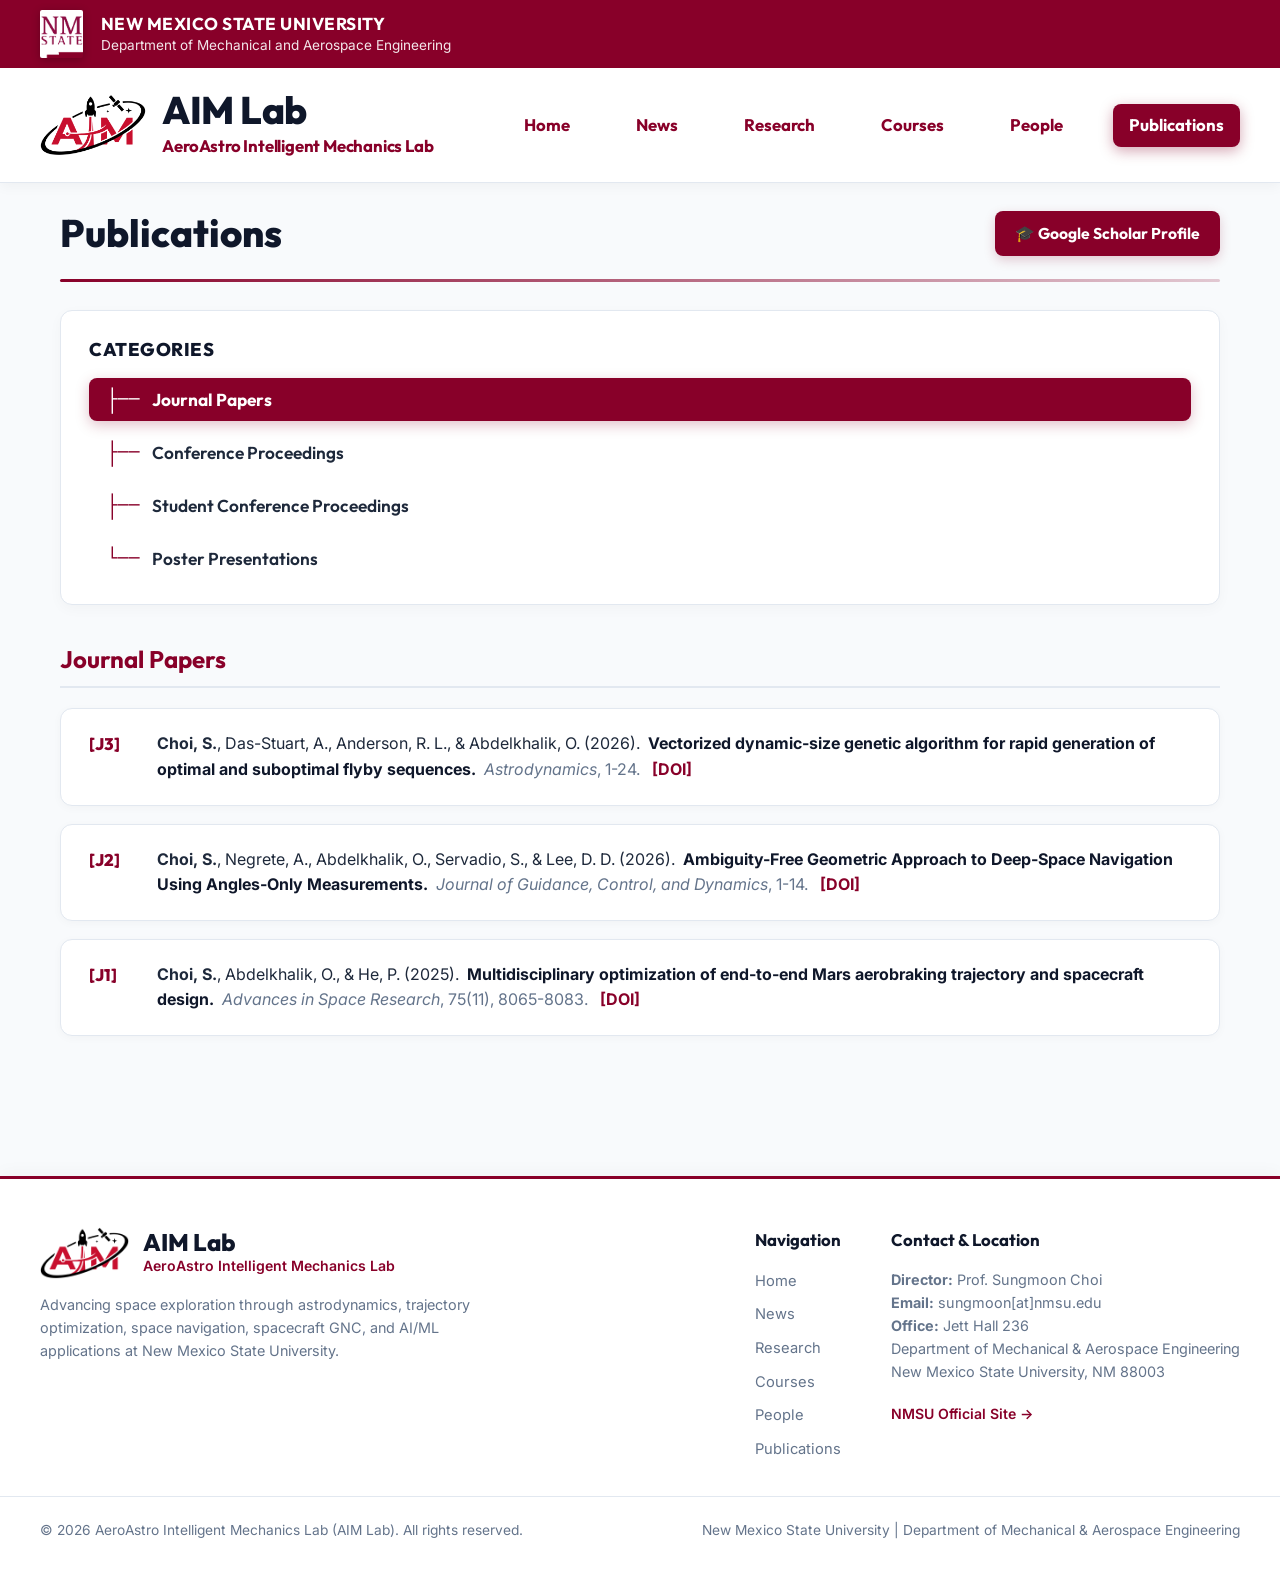
<file: publications.html>
<!DOCTYPE html>
<html lang="en">
<head>
  <meta charset="UTF-8">
  <meta name="viewport" content="width=device-width, initial-scale=1.0">
  <title>Publications | AIM Lab - Prof. Sungmoon Choi | NMSU</title>
  <meta name="description" content="Peer-reviewed journal articles, conference papers, patents, and technical presentations by Prof. Sungmoon Choi and AIM Lab researchers at New Mexico State University.">
  <meta name="keywords" content="Sungmoon Choi Publications, Astrodynamics Papers, Trajectory Optimization Publications, AIAA AAS Papers, IAC Papers">
  <meta name="robots" content="index, follow">
  <link rel="canonical" href="https://choiaimlab.github.io/publications.html">

  <!-- Open Graph / Social Sharing Cards -->
  <meta property="og:type" content="website">
  <meta property="og:title" content="Publications | AIM Lab - Prof. Sungmoon Choi | NMSU">
  <meta property="og:description"
    content="Peer-reviewed journal articles, conference papers, and technical presentations from the AIM Lab at New Mexico State University.">
  <meta property="og:image" content="https://choiaimlab.github.io/Logo/og_banner.jpg?v=2.0">
  <meta property="og:image:width" content="1200">
  <meta property="og:image:height" content="630">
  <!-- Favicon -->
  <link rel="icon" type="image/x-icon" href="favicon.ico">
  <link rel="icon" type="image/png" sizes="32x32" href="Logo/favicon-32x32.png">
  <link rel="apple-touch-icon" href="apple-touch-icon.png">

  <link rel="stylesheet" href="styles.css?v=1.5.0">
</head>
<body>

  <!-- TOP INSTITUTION BAR -->
  <div class="top-institution-bar">
    <div class="institution-container">
      <div class="institution-brand">
        <a href="https://nmsu.edu" target="_blank" rel="noopener noreferrer" class="logo-link">
          <img src="NMSU_Logo.png?v=2.0" alt="NMSU Logo" class="nmsu-logo">
        </a>
        <div class="institution-text">
          <a href="https://nmsu.edu" target="_blank" rel="noopener noreferrer" class="institution-name">New Mexico State University</a>
          <a href="https://mae.nmsu.edu" target="_blank" rel="noopener noreferrer" class="department-name">Department of Mechanical and Aerospace Engineering</a>
        </div>
      </div>
    </div>
  </div>

  <!-- AIM LAB BRANDING & NAVIGATION HEADER -->
  <header class="main-header">
    <div class="lab-container">
      <a href="index.html" class="lab-brand-link">
        <img src="Logo/AIM_LOGO.png" alt="AIM Lab Logo" class="lab-logo">
        <div class="lab-title-group">
          <h1 class="lab-title">AIM Lab</h1>
          <p class="lab-subtitle">AeroAstro Intelligent Mechanics Lab</p>
        </div>
      </a>

      <nav class="nav-tabs">
        <a href="index.html" class="nav-tab">Home</a>
        <a href="news.html" class="nav-tab">News</a>
        <a href="research.html" class="nav-tab">Research</a>
        <a href="courses.html" class="nav-tab">Courses</a>
        <a href="people.html" class="nav-tab">People</a>
        <a href="publications.html" class="nav-tab active">Publications</a>
      </nav>
    </div>
  </header>

  <!-- PUBLICATIONS PAGE CONTENT -->
  <main class="main-content">
    <div class="section-container">
      <div class="pub-header-row">
        <h2 class="section-title">Publications</h2>
        
        <!-- Google Scholar Link Button -->
        <a href="https://scholar.google.co.kr/citations?hl=en&user=EXvpT_MAAAAJ&view_op=list_works" target="_blank" rel="noopener noreferrer" class="scholar-btn">
          🎓 Google Scholar Profile
        </a>
      </div>
      <div class="section-divider"></div>

      <!-- CATEGORIES SELECTION -->
      <div class="tree-container">
        <div class="tree-header">Categories</div>
        <div class="tree-branches">
          <button class="tree-btn pub-category-btn active" data-target="journal">
            <span class="tree-icon">├──</span> Journal Papers
          </button>
          <button class="tree-btn pub-category-btn" data-target="conference">
            <span class="tree-icon">├──</span> Conference Proceedings
          </button>
          <button class="tree-btn pub-category-btn" data-target="student-conference">
            <span class="tree-icon">├──</span> Student Conference Proceedings
          </button>
          <button class="tree-btn pub-category-btn" data-target="poster">
            <span class="tree-icon">└──</span> Poster Presentations
          </button>
        </div>
      </div>

      <!-- 1. Journal Papers Category -->
      <div class="pub-category active" id="cat-journal">
        <h3 class="category-subtitle">Journal Papers</h3>
        <ol class="pub-list">
          <li class="pub-item">
            <span class="pub-tag">[J3]</span>
            <div class="pub-content">
              <span class="pub-authors"><strong>Choi, S.</strong>, Das-Stuart, A., Anderson, R. L., & Abdelkhalik, O. (2026).</span>
              <span class="pub-paper-title">Vectorized dynamic-size genetic algorithm for rapid generation of optimal and suboptimal flyby sequences.</span>
              <span class="pub-venue"><em>Astrodynamics</em>, 1-24.</span>
              <a href="https://doi.org/10.1007/s42064-026-0317-5" target="_blank" rel="noopener noreferrer" class="pub-link">[DOI]</a>
            </div>
          </li>
          <li class="pub-item">
            <span class="pub-tag">[J2]</span>
            <div class="pub-content">
              <span class="pub-authors"><strong>Choi, S.</strong>, Negrete, A., Abdelkhalik, O., Servadio, S., & Lee, D. D. (2026).</span>
              <span class="pub-paper-title">Ambiguity-Free Geometric Approach to Deep-Space Navigation Using Angles-Only Measurements.</span>
              <span class="pub-venue"><em>Journal of Guidance, Control, and Dynamics</em>, 1-14.</span>
              <a href="https://doi.org/10.2514/1.G009699" target="_blank" rel="noopener noreferrer" class="pub-link">[DOI]</a>
            </div>
          </li>
          <li class="pub-item">
            <span class="pub-tag">[J1]</span>
            <div class="pub-content">
              <span class="pub-authors"><strong>Choi, S.</strong>, Abdelkhalik, O., & He, P. (2025).</span>
              <span class="pub-paper-title">Multidisciplinary optimization of end-to-end Mars aerobraking trajectory and spacecraft design.</span>
              <span class="pub-venue"><em>Advances in Space Research</em>, 75(11), 8065-8083.</span>
              <a href="http://dx.doi.org/10.1016/j.asr.2025.03.022" target="_blank" rel="noopener noreferrer" class="pub-link">[DOI]</a>
            </div>
          </li>
        </ol>
      </div>

      <!-- 2. Conference Proceedings Category -->
      <div class="pub-category" id="cat-conference">
        <h3 class="category-subtitle">Conference Proceedings</h3>
        <ol class="pub-list">
          <li class="pub-item">
            <span class="pub-tag">[C12]</span>
            <div class="pub-content">
              <span class="pub-authors"><strong>Choi, S.</strong>, Abdelkhalik, O., Servadio, S., & Lee, D. (2026).</span>
              <span class="pub-paper-title">Deep-Space Initial Orbit Determination from Angles-Only Measurements Without Prior Attitude or Distance Information.</span>
              <span class="pub-venue">In <em>AIAA/AAS Astrodynamics Specialist Conference</em>.</span>
            </div>
          </li>
          <li class="pub-item">
            <span class="pub-tag">[C11]</span>
            <div class="pub-content">
              <span class="pub-authors"><strong>Choi, S.</strong>, Gibson, T., & Abdelkhalik, O. (2025).</span>
              <span class="pub-paper-title">Learning-Based Placement of Deep Space Maneuvers in the Rendezvous Problem.</span>
              <span class="pub-venue">In <em>Daniele Mortari Astronautics Symposium</em>.</span>
            </div>
          </li>
          <li class="pub-item">
            <span class="pub-tag">[C10]</span>
            <div class="pub-content">
              <span class="pub-authors">Negrete, A., <strong>Choi, S.</strong>, & Abdelkhalik, O. (2025).</span>
              <span class="pub-paper-title">Shape-based Approximation for Low-Thrust Spacecraft Trajectory Using Chebyshev Polynomials.</span>
              <span class="pub-venue">In <em>Daniele Mortari Astronautics Symposium</em>.</span>
            </div>
          </li>
          <li class="pub-item">
            <span class="pub-tag">[C9]</span>
            <div class="pub-content">
              <span class="pub-authors"><strong>Choi, S.</strong>, & Abdelkhalik, O. (2025).</span>
              <span class="pub-paper-title">Shape-based Low-Thrust ΔV Prediction Using Deep Neural Networks.</span>
              <span class="pub-venue">In <em>Daniele Mortari Astronautics Symposium</em>.</span>
            </div>
          </li>
          <li class="pub-item">
            <span class="pub-tag">[C8]</span>
            <div class="pub-content">
              <span class="pub-authors"><strong>Choi, S.</strong>, Das-Stuart, A., Anderson, R. L., & Abdelkhalik, O. (2025).</span>
              <span class="pub-paper-title">Reinforcement Learning for Multiple Gravity Assist Trajectory Optimization.</span>
              <span class="pub-venue">In <em>76th International Astronautical Congress (IAC 2025)</em>.</span>
            </div>
          </li>
          <li class="pub-item">
            <span class="pub-tag">[C7]</span>
            <div class="pub-content">
              <span class="pub-authors"><strong>Choi, S.</strong>, Abdelkhalik, O., Das-Stuart, A., & Anderson, R. L. (2025).</span>
              <span class="pub-paper-title">Neural Network-Based Universal Variable Approximation for Lambert's Problem.</span>
              <span class="pub-venue">In <em>AIAA/AAS Space Flight Mechanics Meeting</em>.</span>
            </div>
          </li>
          <li class="pub-item">
            <span class="pub-tag">[C6]</span>
            <div class="pub-content">
              <span class="pub-authors"><strong>Choi, S.</strong>, Abdelkhalik, O., & He, P. (2025).</span>
              <span class="pub-paper-title">Multidisciplinary Optimization of End-to-End Mars Aerobraking Trajectory and Spacecraft Design.</span>
              <span class="pub-venue">In <em>AIAA/AAS Space Flight Mechanics Meeting</em>.</span>
            </div>
          </li>
          <li class="pub-item">
            <span class="pub-tag">[C5]</span>
            <div class="pub-content">
              <span class="pub-authors"><strong>Choi, S.</strong>, Abdelkhalik, O., Das-Stuart, A., & Anderson, R. L. (2024).</span>
              <span class="pub-paper-title">Vectorized Dynamic Size Genetic Algorithm for Fast Flyby Sequence Generation.</span>
              <span class="pub-venue">In <em>AIAA/AAS Astrodynamics Specialist Conference</em>.</span>
            </div>
          </li>
          <li class="pub-item">
            <span class="pub-tag">[C4]</span>
            <div class="pub-content">
              <span class="pub-authors"><strong>Choi, S.</strong>, Abdelkhalik, O., Das-Stuart, A., & Anderson, R. L. (2024).</span>
              <span class="pub-paper-title">Machine Learning Application for Lambert's Problem.</span>
              <span class="pub-venue">In <em>AIAA/AAS Astrodynamics Specialist Conference</em>.</span>
            </div>
          </li>
          <li class="pub-item">
            <span class="pub-tag">[C3]</span>
            <div class="pub-content">
              <span class="pub-authors"><strong>Choi, S.</strong>, Knapick, D., Vijayakumar, M., & Abdelkhalik, O. (2024).</span>
              <span class="pub-paper-title">Hidden Genes Genetic Algorithm with Low-Thrust Shape-Based Method.</span>
              <span class="pub-venue">In <em>AIAA SCITECH 2024 Forum</em> (p. 0629).</span>
            </div>
          </li>
          <li class="pub-item">
            <span class="pub-tag">[C2]</span>
            <div class="pub-content">
              <span class="pub-authors"><strong>Choi, S.</strong>, Choi, J., & Park, C. (2019).</span>
              <span class="pub-paper-title">Trans-Lunar Trajectory Design Using Virtual Orbital Plane Based on Ephemeris.</span>
              <span class="pub-venue">Abstracts of the <em>Korean Society for Aeronautical and Space Sciences Conference</em>, 214-215. <strong style="color: var(--nmsu-crimson);">(Excellent Paper Presentation Award)</strong></span>
            </div>
          </li>
          <li class="pub-item">
            <span class="pub-tag">[C1]</span>
            <div class="pub-content">
              <span class="pub-authors">Choi, J., Hwang, J., <strong>Choi, S.</strong>, & Park, C. (2018).</span>
              <span class="pub-paper-title">Preliminary Mission Planning for Multiple Asteroid Exploration.</span>
              <span class="pub-venue">Abstracts of the <em>Korean Society for Aeronautical and Space Sciences Conference</em>, 313-314.</span>
            </div>
          </li>
        </ol>
      </div>

      <!-- 3. Student Conference Proceedings Category (New Category) -->
      <div class="pub-category" id="cat-student-conference">
        <h3 class="category-subtitle">Student Conference Proceedings</h3>
        <ol class="pub-list">
          <li class="pub-item">
            <span class="pub-tag">[S3]</span>
            <div class="pub-content">
              <span class="pub-authors">Larsen, K. (2026, March).</span>
              <span class="pub-paper-title">A Contour-Integral Approach to Collinear Lagrange Points and Zero-Velocity Region Openings in the Circular Restricted Three-Body Problem.</span>
              <span class="pub-venue">In <em>2026 Regional Student Conferences</em> (p. 114205).</span>
            </div>
          </li>
          <li class="pub-item">
            <span class="pub-tag">[S2]</span>
            <div class="pub-content">
              <span class="pub-authors">Roy, T. (2026, March).</span>
              <span class="pub-paper-title">Low-Thrust Trajectory Optimization via Direct Transcription Using Extreme Theory of Functional Connections.</span>
              <span class="pub-venue">In <em>2026 Regional Student Conferences</em> (p. 114788).</span>
            </div>
          </li>
          <li class="pub-item">
            <span class="pub-tag">[S1]</span>
            <div class="pub-content">
              <span class="pub-authors">Park, M. (2026, March).</span>
              <span class="pub-paper-title">A Comparative Study of Physics-Informed Neural Networks and Extreme Theory of Functional Connections for Two-Point Orbital Transfers.</span>
              <span class="pub-venue">In <em>2026 Regional Student Conferences</em> (p. 115555).</span>
            </div>
          </li>
        </ol>
      </div>

      <!-- 4. Poster Presentations Category -->
      <div class="pub-category" id="cat-poster">
        <h3 class="category-subtitle">Poster Presentations</h3>
        <ol class="pub-list">
          <li class="pub-item">
            <span class="pub-tag">[P4]</span>
            <div class="pub-content">
              <span class="pub-authors">Yi, A., Servadio, S., & <strong>Choi, S.</strong> (2026).</span>
              <span class="pub-paper-title">Robust Deep-Space Navigation Via Four-Body Angles-Only Analysis.</span>
              <span class="pub-venue"><em>EUReCA Summer Undergraduate Research Showcase</em>, Ames, Iowa.</span>
              <a href="posters/3rd%20draft%20poster.pdf" target="_blank" rel="noopener noreferrer" class="pub-link">[Poster]</a>
            </div>
          </li>
          <li class="pub-item">
            <span class="pub-tag">[P3]</span>
            <div class="pub-content">
              <span class="pub-authors"><strong>Choi, S.</strong>, & Abdelkhalik, O. (2025).</span>
              <span class="pub-paper-title">Ambiguity-Free Geometrical Deep Space Navigation Using Angle-Only Measurements.</span>
              <span class="pub-venue"><em>Iowa Space Grant Consortium Spring Research Symposium</em>, Ames, Iowa.</span>
              <a href="posters/Ambiguity-Free%20Angle%20Only%20Nav%20Poster.pdf?v=1.0" target="_blank" rel="noopener noreferrer" class="pub-link">[Poster]</a>
            </div>
          </li>
          <li class="pub-item">
            <span class="pub-tag">[P2]</span>
            <div class="pub-content">
              <span class="pub-authors"><strong>Choi, S.</strong>, & Park, C. (2019).</span>
              <span class="pub-paper-title">That’s One Small Step for a Man, One Giant Leap for Mankind.</span>
              <span class="pub-venue"><em>The 2nd Astro Poster Jamboree</em>, Seoul, Korea.</span>
            </div>
          </li>
          <li class="pub-item">
            <span class="pub-tag">[P1]</span>
            <div class="pub-content">
              <span class="pub-authors"><strong>Choi, S.</strong>, Park, H., Park, J., Chung, Y., Held, D., & Kim, D. (2014).</span>
              <span class="pub-paper-title">Development of Smart Traps for Asian Ambrosia Beetles.</span>
              <span class="pub-venue"><em>UKC 2014</em>, San Francisco, CA.</span>
            </div>
          </li>
        </ol>
      </div>

    </div>
  </main>

  <!-- FOOTER -->
  <footer class="main-footer">
    <div class="footer-container">
      <div class="footer-brand">
        <a href="index.html" class="footer-logo-row">
          <img src="Logo/AIM_LOGO.png" alt="AIM Lab Logo" class="footer-logo">
          <div>
            <div class="footer-brand-title">AIM Lab</div>
            <div class="footer-brand-sub">AeroAstro Intelligent Mechanics Lab</div>
          </div>
        </a>
        <p class="footer-desc">
          Advancing space exploration through astrodynamics, trajectory optimization, space navigation, spacecraft GNC, and AI/ML applications at New Mexico State University.
        </p>
      </div>

      <div class="footer-columns">
        <div class="footer-col">
          <h4 class="footer-col-title">Navigation</h4>
          <ul class="footer-links">
            <li><a href="index.html">Home</a></li>
            <li><a href="news.html">News</a></li>
            <li><a href="research.html">Research</a></li>
            <li><a href="courses.html">Courses</a></li>
            <li><a href="people.html">People</a></li>
            <li><a href="publications.html">Publications</a></li>
          </ul>
        </div>

        <div class="footer-col">
          <h4 class="footer-col-title">Contact & Location</h4>
          <div class="footer-contact-item">
            <strong>Director:</strong> Prof. Sungmoon Choi<br>
            <strong>Email:</strong> sungmoon[at]nmsu.edu<br>
            <strong>Office:</strong> Jett Hall 236<br>
            Department of Mechanical & Aerospace Engineering<br>
            New Mexico State University, NM 88003
          </div>
          <div style="margin-top: 8px;">
            <a href="https://nmsu.edu" target="_blank" rel="noopener noreferrer" style="font-size: 0.88rem; color: var(--nmsu-crimson); font-weight: 600; text-decoration: none;">NMSU Official Site &rarr;</a>
          </div>
        </div>
      </div>
    </div>

    <div class="footer-bottom">
      <div>&copy; 2026 AeroAstro Intelligent Mechanics Lab (AIM Lab). All rights reserved.</div>
      <div>New Mexico State University | Department of Mechanical & Aerospace Engineering</div>
    </div>
  </footer>

  <script src="main.js"></script>
</body>
</html>
</file>
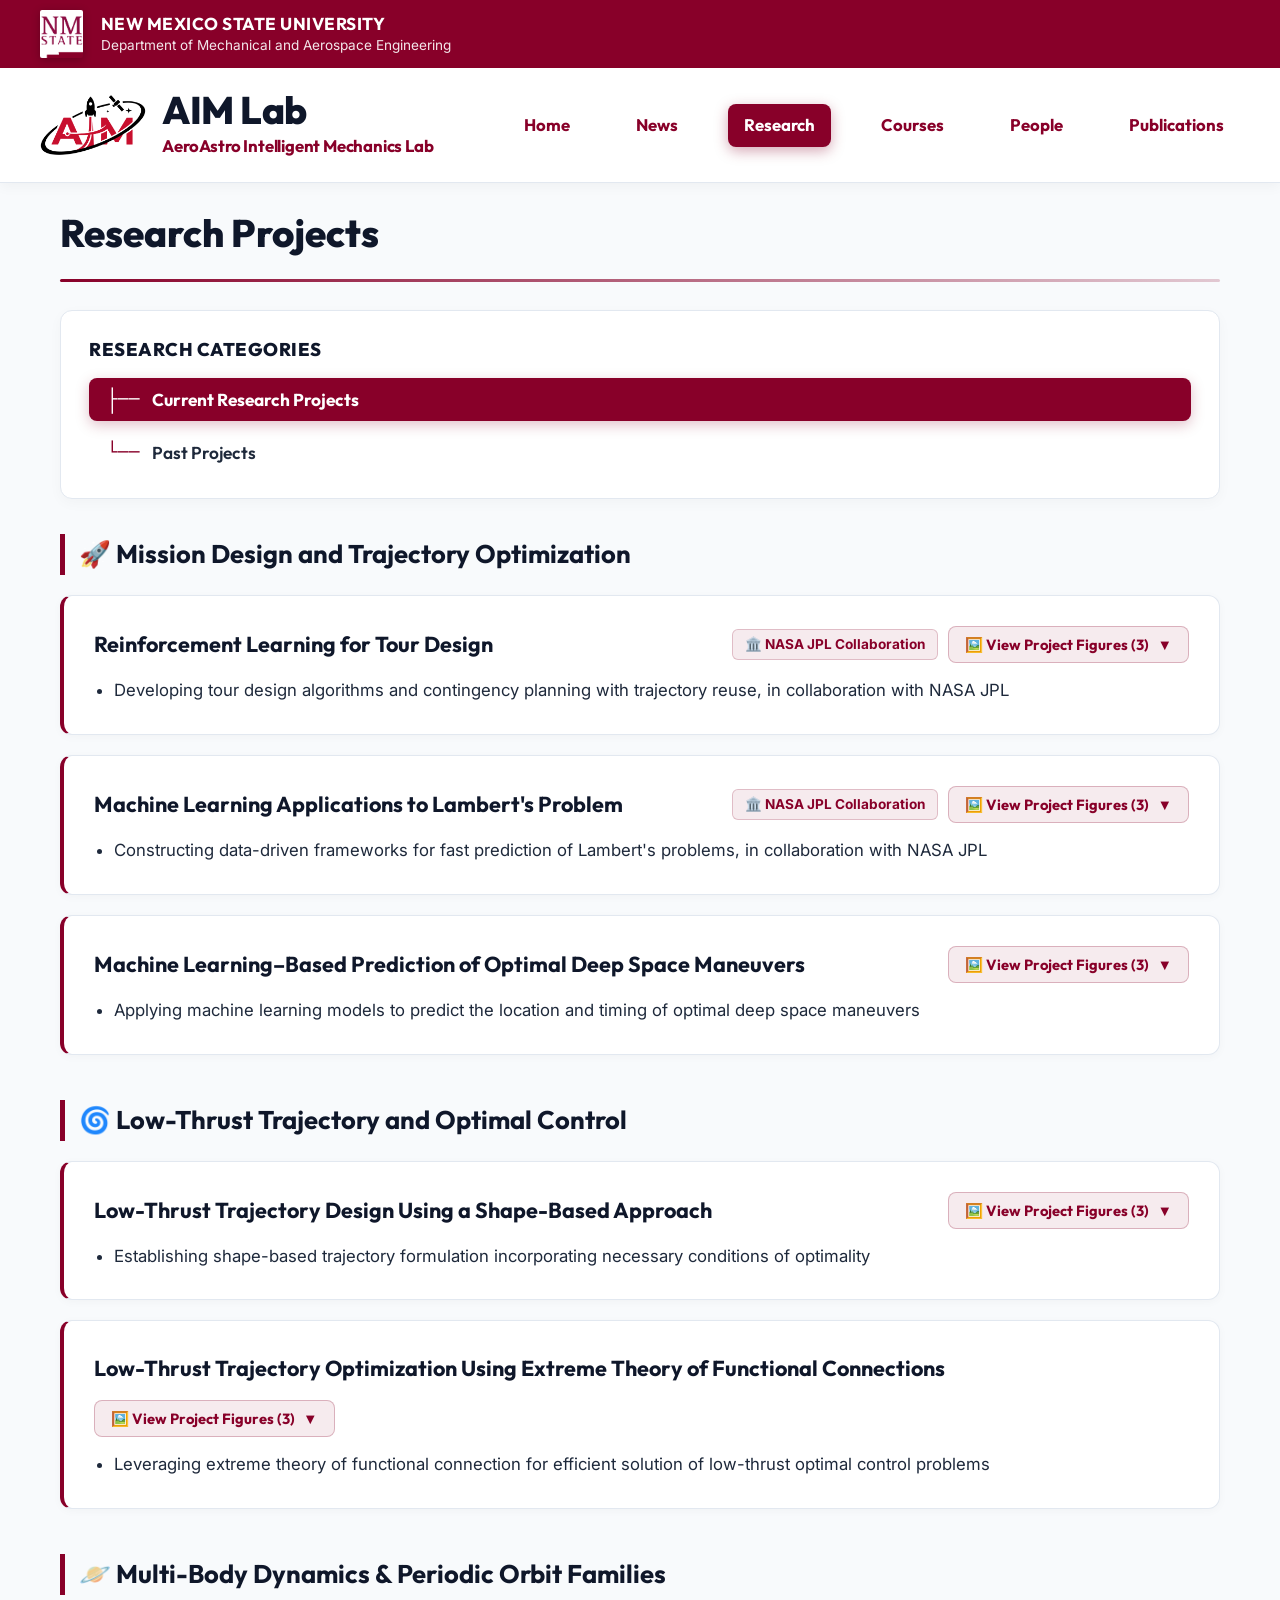
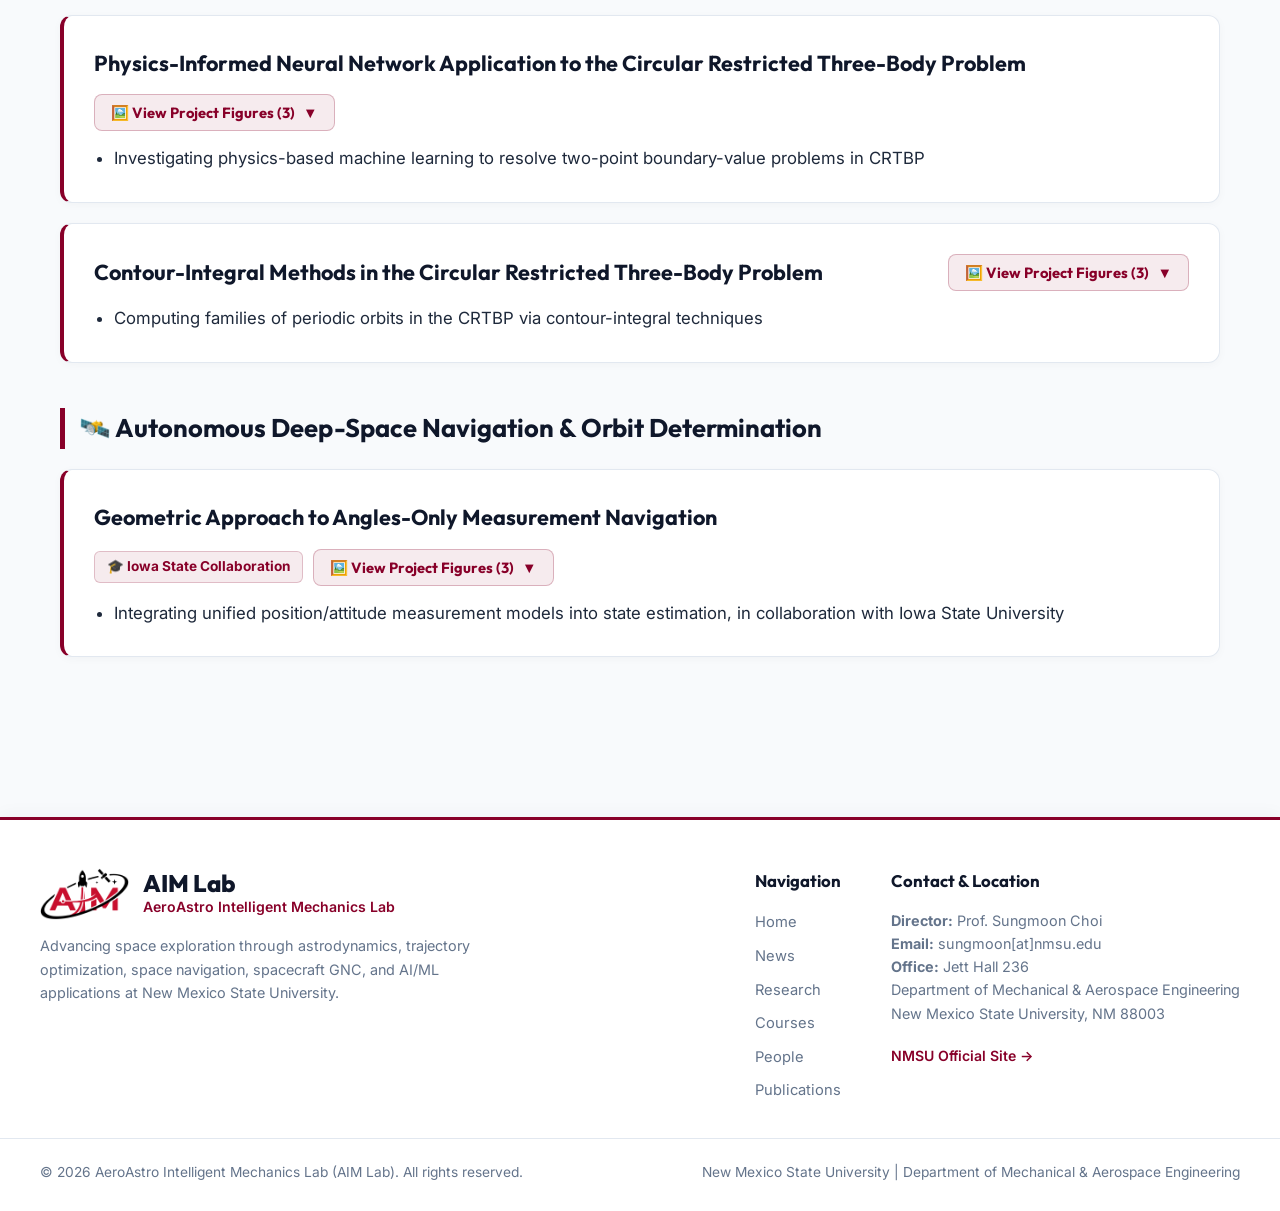
<file: research.html>
<!DOCTYPE html>
<html lang="en">
<head>
  <meta charset="UTF-8">
  <meta name="viewport" content="width=device-width, initial-scale=1.0">
  <title>Research & Projects | AIM Lab - Prof. Sungmoon Choi | NMSU</title>
  <meta name="description" content="Explore research projects at AIM Lab in trajectory optimization, deep-space navigation, autonomous orbit determination, Mars aerobraking, and AI/ML applications.">
  <meta name="keywords" content="AIM Lab Research, Trajectory Optimization, Deep Space Navigation, Spacecraft GNC, Astrodynamics Research, Mars Aerobraking, Physics-Informed ML">
  <meta name="robots" content="index, follow">
  <link rel="canonical" href="https://choiaimlab.github.io/research.html">

  <!-- Open Graph / Social Sharing Cards -->
  <meta property="og:type" content="website">
  <meta property="og:title" content="Research & Projects | AIM Lab - Prof. Sungmoon Choi | NMSU">
  <meta property="og:description"
    content="Explore research projects at AIM Lab in trajectory optimization, deep-space navigation, autonomous orbit determination, Mars aerobraking, and AI/ML applications.">
  <meta property="og:image" content="https://choiaimlab.github.io/Logo/og_banner.jpg?v=2.0">
  <meta property="og:image:width" content="1200">
  <meta property="og:image:height" content="630">
  <!-- Favicon -->
  <link rel="icon" type="image/x-icon" href="favicon.ico">
  <link rel="icon" type="image/png" sizes="32x32" href="Logo/favicon-32x32.png">
  <link rel="apple-touch-icon" href="apple-touch-icon.png">

  <link rel="stylesheet" href="styles.css?v=1.5.0">
  <style>
    /* Subfigure combined panel for XTFC_3body3 */
    .subfigure-panel {
      display: grid;
      grid-template-columns: repeat(3, 1fr);
      gap: 6px;
      background: #f1f5f9;
      border: 1px solid #e2e8f0;
      border-radius: 8px;
      padding: 8px;
    }
    .subfigure-panel img {
      width: 100%;
      height: 130px;
      object-fit: contain;
      border-radius: 4px;
      background: #ffffff;
      cursor: zoom-in;
      transition: transform 0.2s ease;
    }
    .subfigure-panel img:hover { transform: scale(1.04); }
    .subfigure-label {
      text-align: center;
      font-size: 0.72rem;
      color: var(--text-muted);
      margin-top: 3px;
      font-weight: 600;
    }
  </style>
</head>
<body>

  <!-- TOP INSTITUTION BAR -->
  <div class="top-institution-bar">
    <div class="institution-container">
      <div class="institution-brand">
        <a href="https://nmsu.edu" target="_blank" rel="noopener noreferrer" class="logo-link">
          <img src="NMSU_Logo.png?v=2.0" alt="NMSU Logo" class="nmsu-logo">
        </a>
        <div class="institution-text">
          <a href="https://nmsu.edu" target="_blank" rel="noopener noreferrer" class="institution-name">New Mexico State University</a>
          <a href="https://mae.nmsu.edu" target="_blank" rel="noopener noreferrer" class="department-name">Department of Mechanical and Aerospace Engineering</a>
        </div>
      </div>
    </div>
  </div>

  <!-- AIM LAB BRANDING & NAVIGATION HEADER -->
  <header class="main-header">
    <div class="lab-container">
      <a href="index.html" class="lab-brand-link">
        <img src="Logo/AIM_LOGO.png" alt="AIM Lab Logo" class="lab-logo">
        <div class="lab-title-group">
          <h1 class="lab-title">AIM Lab</h1>
          <p class="lab-subtitle">AeroAstro Intelligent Mechanics Lab</p>
        </div>
      </a>
      <nav class="nav-tabs">
        <a href="index.html" class="nav-tab">Home</a>
        <a href="news.html" class="nav-tab">News</a>
        <a href="research.html" class="nav-tab active">Research</a>
        <a href="courses.html" class="nav-tab">Courses</a>
        <a href="people.html" class="nav-tab">People</a>
        <a href="publications.html" class="nav-tab">Publications</a>
      </nav>
    </div>
  </header>

  <main class="main-content">
    <div class="section-container">
      <h2 class="section-title">Research Projects</h2>
      <div class="section-divider"></div>

      <!-- CATEGORIES SUB-MENU -->
      <div class="tree-container">
        <div class="tree-header">Research Categories</div>
        <div class="tree-branches">
          <button class="tree-btn research-category-btn active" data-target="current">
            <span class="tree-icon">├──</span> Current Research Projects
          </button>
          <button class="tree-btn research-category-btn" data-target="past">
            <span class="tree-icon">└──</span> Past Projects
          </button>
        </div>
      </div>

      <!-- ===== CURRENT RESEARCH PROJECTS ===== -->
      <div class="research-category active" id="cat-current">

        <!-- 1. Mission Design and Trajectory Optimization -->
        <div style="margin-bottom: 45px;">
          <h3 style="font-family:'Outfit',sans-serif;font-size:1.6rem;color:var(--space-dark);margin-bottom:20px;border-left:5px solid var(--nmsu-crimson);padding-left:14px;">
            🚀 Mission Design and Trajectory Optimization
          </h3>
          <div style="display:flex;flex-direction:column;gap:20px;">

            <!-- Project 1: RL Tour Design -->
            <div class="info-card expandable-card" style="border-left:4px solid var(--nmsu-crimson);">
              <div style="display:flex;justify-content:space-between;align-items:center;gap:14px;flex-wrap:wrap;cursor:pointer;" class="project-header-toggle" data-toggle="rl-gallery">
                <div style="display:flex;justify-content:space-between;align-items:center;gap:14px;flex-wrap:wrap;width:100%;">
                  <h4 style="font-family:'Outfit',sans-serif;font-size:1.35rem;color:var(--space-dark);margin-bottom:0;">Reinforcement Learning for Tour Design</h4>
                  <div style="display:flex;align-items:center;gap:10px;flex-wrap:wrap;">
                    <span style="background-color:var(--nmsu-crimson-light);color:var(--nmsu-crimson);border:1px solid rgba(136,0,41,0.2);padding:4px 12px;border-radius:6px;font-size:0.85rem;font-weight:700;display:inline-flex;align-items:center;gap:6px;">🏛️ NASA JPL Collaboration</span>
                    <button class="expand-btn">🖼️ View Project Figures (3) <span class="expand-arrow">▼</span></button>
                  </div>
                </div>
              </div>
              <ul style="margin-left:20px;color:var(--text-main);font-size:1.05rem;line-height:1.6;margin-top:14px;">
                <li>Developing tour design algorithms and contingency planning with trajectory reuse, in collaboration with NASA JPL</li>
              </ul>
              <div class="expandable-gallery" id="rl-gallery">
                <div class="gallery-grid">
                  <div class="gallery-item">
                    <img src="Current%20Projects/RL1.png" alt="Figure 1: RL action training history for Cassini-like example." class="gallery-img" onclick="openCenterLightbox(this.src, this.alt)">
                    <div class="img-caption">Figure 1: RL action training history for Cassini-like example.</div>
                  </div>
                  <div class="gallery-item">
                    <img src="Current%20Projects/RL2.png" alt="Figure 2: Approximated action value at each encounter." class="gallery-img" onclick="openCenterLightbox(this.src, this.alt)">
                    <div class="img-caption">Figure 2: Approximated action value at each encounter.</div>
                  </div>
                  <!-- Figure 3: Combined 2-subfigure panel -->
                  <div class="gallery-item" style="cursor:zoom-in;" onclick="openMultiLightbox2(['Current%20Projects/RL3_1.png','Current%20Projects/RL3_2.png'], 'Figure 3: Cassini-like trajectories (zoomed-out left / zoomed-in right)')">
                    <div class="subfigure-panel" style="grid-template-columns: repeat(2, 1fr); pointer-events:none;">
                      <div>
                        <img src="Current%20Projects/RL3_1.png" alt="(a)">
                        <div class="subfigure-label">(a)</div>
                      </div>
                      <div>
                        <img src="Current%20Projects/RL3_2.png" alt="(b)">
                        <div class="subfigure-label">(b)</div>
                      </div>
                    </div>
                    <div class="img-caption">Figure 3: Cassini-like trajectories (zoomed-out left / zoomed-in right)</div>
                  </div>
                </div>
              </div>
            </div>

            <!-- Project 2: Lambert ML -->
            <div class="info-card expandable-card" style="border-left:4px solid var(--nmsu-crimson);">
              <div style="display:flex;justify-content:space-between;align-items:center;gap:14px;flex-wrap:wrap;cursor:pointer;" class="project-header-toggle" data-toggle="lambert-gallery">
                <div style="display:flex;justify-content:space-between;align-items:center;gap:14px;flex-wrap:wrap;width:100%;">
                  <h4 style="font-family:'Outfit',sans-serif;font-size:1.35rem;color:var(--space-dark);margin-bottom:0;">Machine Learning Applications to Lambert's Problem</h4>
                  <div style="display:flex;align-items:center;gap:10px;flex-wrap:wrap;">
                    <span style="background-color:var(--nmsu-crimson-light);color:var(--nmsu-crimson);border:1px solid rgba(136,0,41,0.2);padding:4px 12px;border-radius:6px;font-size:0.85rem;font-weight:700;display:inline-flex;align-items:center;gap:6px;">🏛️ NASA JPL Collaboration</span>
                    <button class="expand-btn">🖼️ View Project Figures (3) <span class="expand-arrow">▼</span></button>
                  </div>
                </div>
              </div>
              <ul style="margin-left:20px;color:var(--text-main);font-size:1.05rem;line-height:1.6;margin-top:14px;">
                <li>Constructing data-driven frameworks for fast prediction of Lambert's problems, in collaboration with NASA JPL</li>
              </ul>
              <div class="expandable-gallery" id="lambert-gallery">
                <div class="gallery-grid">
                  <div class="gallery-item">
                    <img src="Current%20Projects/NN_Lambert1.png" alt="Figure 1: Earth-Mars Porkchop plot NN prediction error at departure (left) and arrival (right)" class="gallery-img" onclick="openCenterLightbox(this.src, this.alt)">
                    <div class="img-caption">Figure 1: Earth-Mars Porkchop plot NN prediction error at departure (left) and arrival (right)</div>
                  </div>
                  <div class="gallery-item">
                    <img src="Current%20Projects/NN_Lambert2.png" alt="Figure 2: Earth-Mars Porkchop plot for 1-revolution solution of NN prediction error at departure (left) and arrival (right)" class="gallery-img" onclick="openCenterLightbox(this.src, this.alt)">
                    <div class="img-caption">Figure 2: Earth-Mars Porkchop plot for 1-revolution solution of NN prediction error at departure (left) and arrival (right)</div>
                  </div>
                  <div class="gallery-item">
                    <img src="Current%20Projects/NN_Lambert3.png" alt="Figure 3: The relationship between geometric variable and minimum time variable at each revolution (N)" class="gallery-img" onclick="openCenterLightbox(this.src, this.alt)">
                    <div class="img-caption">Figure 3: The relationship between geometric variable and minimum time variable at each revolution (N)</div>
                  </div>
                </div>
              </div>
            </div>

            <!-- Project 3: ML Deep Space Maneuvers -->
            <div class="info-card expandable-card" style="border-left:4px solid var(--nmsu-crimson);">
              <div style="display:flex;justify-content:space-between;align-items:center;gap:14px;flex-wrap:wrap;cursor:pointer;" class="project-header-toggle" data-toggle="dsm-gallery">
                <h4 style="font-family:'Outfit',sans-serif;font-size:1.35rem;color:var(--space-dark);margin-bottom:0;">Machine Learning–Based Prediction of Optimal Deep Space Maneuvers</h4>
                <button class="expand-btn">🖼️ View Project Figures (3) <span class="expand-arrow">▼</span></button>
              </div>
              <ul style="margin-left:20px;color:var(--text-main);font-size:1.05rem;line-height:1.6;margin-top:14px;">
                <li>Applying machine learning models to predict the location and timing of optimal deep space maneuvers</li>
              </ul>
              <div class="expandable-gallery" id="dsm-gallery">
                <div class="gallery-grid">
                  <div class="gallery-item">
                    <img src="Current%20Projects/DSM_NN1.png?v=2.0" alt="Figure 1: NN-based predicted DSM delta-V compared to ballistic and true value" class="gallery-img" onclick="openCenterLightbox(this.src, this.alt)">
                    <div class="img-caption">Figure 1: NN-based predicted DSM delta-V compared to ballistic and true value</div>
                  </div>
                  <!-- Figure 2: Combined 2-subfigure panel -->
                  <div class="gallery-item" style="cursor:zoom-in;" onclick="openMultiLightbox2(['Current%20Projects/DSM_NN2_1.png','Current%20Projects/DSM_NN2_2.png'], 'Figure 2: Optimal DSM predicted by NN')">
                    <div class="subfigure-panel" style="grid-template-columns: repeat(2, 1fr); pointer-events:none;">
                      <div>
                        <img src="Current%20Projects/DSM_NN2_1.png" alt="(a)">
                        <div class="subfigure-label">(a)</div>
                      </div>
                      <div>
                        <img src="Current%20Projects/DSM_NN2_2.png" alt="(b)">
                        <div class="subfigure-label">(b)</div>
                      </div>
                    </div>
                    <div class="img-caption">Figure 2: Optimal DSM predicted by NN</div>
                  </div>
                  <!-- Figure 3: Combined 2-subfigure panel -->
                  <div class="gallery-item" style="cursor:zoom-in;" onclick="openMultiLightbox2(['Current%20Projects/DSM_NN3_1.png','Current%20Projects/DSM_NN3_2.png'], 'Figure 3: Failed prediction by NN caused by 180-degree transfer singularity in Lambert\'s problem')">
                    <div class="subfigure-panel" style="grid-template-columns: repeat(2, 1fr); pointer-events:none;">
                      <div>
                        <img src="Current%20Projects/DSM_NN3_1.png" alt="(a)">
                        <div class="subfigure-label">(a)</div>
                      </div>
                      <div>
                        <img src="Current%20Projects/DSM_NN3_2.png" alt="(b)">
                        <div class="subfigure-label">(b)</div>
                      </div>
                    </div>
                    <div class="img-caption">Figure 3: Failed prediction by NN caused by 180-degree transfer singularity</div>
                  </div>
                </div>
              </div>
            </div>

          </div>
        </div>

        <!-- 2. Low-Thrust Trajectory and Optimal Control -->
        <div style="margin-bottom:45px;">
          <h3 style="font-family:'Outfit',sans-serif;font-size:1.6rem;color:var(--space-dark);margin-bottom:20px;border-left:5px solid var(--nmsu-crimson);padding-left:14px;">
            🌀 Low-Thrust Trajectory and Optimal Control
          </h3>
          <div style="display:flex;flex-direction:column;gap:20px;">

            <!-- Project 4: Shape-Based Approach -->
            <div class="info-card expandable-card" style="border-left:4px solid var(--nmsu-crimson);">
              <div style="display:flex;justify-content:space-between;align-items:center;gap:14px;flex-wrap:wrap;cursor:pointer;" class="project-header-toggle" data-toggle="shapebased-gallery">
                <h4 style="font-family:'Outfit',sans-serif;font-size:1.35rem;color:var(--space-dark);margin-bottom:0;">Low-Thrust Trajectory Design Using a Shape-Based Approach</h4>
                <button class="expand-btn">🖼️ View Project Figures (3) <span class="expand-arrow">▼</span></button>
              </div>
              <ul style="margin-left:20px;color:var(--text-main);font-size:1.05rem;line-height:1.6;margin-top:14px;">
                <li>Establishing shape-based trajectory formulation incorporating necessary conditions of optimality</li>
              </ul>
              <div class="expandable-gallery" id="shapebased-gallery">
                <div class="gallery-grid">
                  <div class="gallery-item">
                    <img src="Current%20Projects/shape_based1.png" alt="Figure 1: Chebyshev polynomial" class="gallery-img" onclick="openCenterLightbox(this.src, this.alt)">
                    <div class="img-caption">Figure 1: Chebyshev polynomial</div>
                  </div>
                  <div class="gallery-item">
                    <img src="Current%20Projects/shape_based2.png" alt="Figure 2: Thrust profile by Chebyshev polynomial shape-based method varying the number of coefficients" class="gallery-img" onclick="openCenterLightbox(this.src, this.alt)">
                    <div class="img-caption">Figure 2: Thrust profile by Chebyshev polynomial shape-based method varying the number of coefficients</div>
                  </div>
                  <div class="gallery-item">
                    <img src="Current%20Projects/shape_based3.png" alt="Figure 3: Thrust profile by Finite Fourier series shape-based method varying the number of coefficients (To compare Cheby poly)" class="gallery-img" onclick="openCenterLightbox(this.src, this.alt)">
                    <div class="img-caption">Figure 3: Thrust profile by Finite Fourier series shape-based method varying the number of coefficients (To compare Cheby poly)</div>
                  </div>
                </div>
              </div>
            </div>

            <!-- Project 5: Low-Thrust XTFC -->
            <div class="info-card expandable-card" style="border-left:4px solid var(--nmsu-crimson);">
              <div style="display:flex;justify-content:space-between;align-items:center;gap:14px;flex-wrap:wrap;cursor:pointer;" class="project-header-toggle" data-toggle="lowthrust-xtfc-gallery">
                <h4 style="font-family:'Outfit',sans-serif;font-size:1.35rem;color:var(--space-dark);margin-bottom:0;">Low-Thrust Trajectory Optimization Using Extreme Theory of Functional Connections</h4>
                <button class="expand-btn">🖼️ View Project Figures (3) <span class="expand-arrow">▼</span></button>
              </div>
              <ul style="margin-left:20px;color:var(--text-main);font-size:1.05rem;line-height:1.6;margin-top:14px;">
                <li>Leveraging extreme theory of functional connection for efficient solution of low-thrust optimal control problems</li>
              </ul>
              <div class="expandable-gallery" id="lowthrust-xtfc-gallery">
                <div class="gallery-grid">
                  <div class="gallery-item">
                    <img src="Current%20Projects/Low_thrust_XTFC1.png" alt="Figure 1: Earth to Mars low-thrust optimal trajectory using X-TFC direct method" class="gallery-img" onclick="openCenterLightbox(this.src, this.alt)">
                    <div class="img-caption">Figure 1: Earth to Mars low-thrust optimal trajectory using X-TFC direct method</div>
                  </div>
                  <div class="gallery-item">
                    <img src="Current%20Projects/Low_thrust_XTFC2.png" alt="Figure 2: Optimal thrust profile using X-TFC direct method" class="gallery-img" onclick="openCenterLightbox(this.src, this.alt)">
                    <div class="img-caption">Figure 2: Optimal thrust profile using X-TFC direct method</div>
                  </div>
                  <div class="gallery-item">
                    <img src="Current%20Projects/Low_thrust_XTFC3.png" alt="Figure 3: Optimal thrust profile using indirect method." class="gallery-img" onclick="openCenterLightbox(this.src, this.alt)">
                    <div class="img-caption">Figure 3: Optimal thrust profile using indirect method.</div>
                  </div>
                </div>
              </div>
            </div>

          </div>
        </div>

        <!-- 3. Multi-Body Dynamics & Periodic Orbit Families -->
        <div style="margin-bottom:45px;">
          <h3 style="font-family:'Outfit',sans-serif;font-size:1.6rem;color:var(--space-dark);margin-bottom:20px;border-left:5px solid var(--nmsu-crimson);padding-left:14px;">
            🪐 Multi-Body Dynamics & Periodic Orbit Families
          </h3>
          <div style="display:flex;flex-direction:column;gap:20px;">

            <!-- Project 6: PINN — with XTFC figures -->
            <div class="info-card expandable-card" style="border-left:4px solid var(--nmsu-crimson);">
              <div style="display:flex;justify-content:space-between;align-items:center;gap:14px;flex-wrap:wrap;cursor:pointer;" class="project-header-toggle" data-toggle="xtfc-gallery">
                <h4 style="font-family:'Outfit',sans-serif;font-size:1.35rem;color:var(--space-dark);margin-bottom:0;">Physics-Informed Neural Network Application to the Circular Restricted Three-Body Problem</h4>
                <button class="expand-btn">🖼️ View Project Figures (3) <span class="expand-arrow">▼</span></button>
              </div>
              <ul style="margin-left:20px;color:var(--text-main);font-size:1.05rem;line-height:1.6;margin-top:14px;">
                <li>Investigating physics-based machine learning to resolve two-point boundary-value problems in CRTBP</li>
              </ul>
              <div class="expandable-gallery" id="xtfc-gallery">
                <div class="gallery-grid">
                  <div class="gallery-item">
                    <img src="Current%20Projects/XTFC_3body1.png" alt="Figure 1: Physics-informed neural network framework" class="gallery-img" onclick="openCenterLightbox(this.src, this.alt)">
                    <div class="img-caption">Figure 1: Physics-informed neural network framework</div>
                  </div>
                  <div class="gallery-item">
                    <img src="Current%20Projects/XTFC_3body2.png" alt="Figure 2: Extreme theory of functional connection framework" class="gallery-img" onclick="openCenterLightbox(this.src, this.alt)">
                    <div class="img-caption">Figure 2: Extreme theory of functional connection framework</div>
                  </div>
                  <!-- Figure 3: Combined subfigure panel — clicking opens all 3 together in lightbox -->
                  <div class="gallery-item" style="cursor:zoom-in;" onclick="openMultiLightbox(['Current%20Projects/XTFC_3body3_1.png','Current%20Projects/XTFC_3body3_2.png','Current%20Projects/XTFC_3body3_3.png'], 'Figure 3: Transfer between two halo orbit family by X-TFC.')">
                    <div class="subfigure-panel" style="pointer-events:none;">
                      <div>
                        <img src="Current%20Projects/XTFC_3body3_1.png" alt="(a)">
                        <div class="subfigure-label">(a)</div>
                      </div>
                      <div>
                        <img src="Current%20Projects/XTFC_3body3_2.png" alt="(b)">
                        <div class="subfigure-label">(b)</div>
                      </div>
                      <div>
                        <img src="Current%20Projects/XTFC_3body3_3.png" alt="(c)">
                        <div class="subfigure-label">(c)</div>
                      </div>
                    </div>
                    <div class="img-caption">Figure 3: Transfer between two halo orbit family by X-TFC.</div>
                  </div>
                </div>
              </div>
            </div>

            <!-- Project 7: Contour Integral — with figures -->
            <div class="info-card expandable-card" style="border-left:4px solid var(--nmsu-crimson);">
              <div style="display:flex;justify-content:space-between;align-items:center;gap:14px;flex-wrap:wrap;cursor:pointer;" class="project-header-toggle" data-toggle="contour-gallery">
                <h4 style="font-family:'Outfit',sans-serif;font-size:1.35rem;color:var(--space-dark);margin-bottom:0;">Contour-Integral Methods in the Circular Restricted Three-Body Problem</h4>
                <button class="expand-btn">🖼️ View Project Figures (3) <span class="expand-arrow">▼</span></button>
              </div>
              <ul style="margin-left:20px;color:var(--text-main);font-size:1.05rem;line-height:1.6;margin-top:14px;">
                <li>Computing families of periodic orbits in the CRTBP via contour-integral techniques</li>
              </ul>
              <div class="expandable-gallery" id="contour-gallery">
                <div class="gallery-grid">
                  <div class="gallery-item">
                    <img src="Current%20Projects/ContourIntegral1.png" alt="Figure 1: Lagrange points in Earth-Moon system with contours" class="gallery-img" onclick="openCenterLightbox(this.src, this.alt)">
                    <div class="img-caption">Figure 1: Lagrange points in Earth-Moon system with contours</div>
                  </div>
                  <div class="gallery-item">
                    <img src="Current%20Projects/ContourIntegral2.png" alt="Figure 2: Zero velocity curve near Lagrange points to check availability of moving to each region (internal, Moon, or external region in Earth-Moon system)" class="gallery-img" onclick="openCenterLightbox(this.src, this.alt)">
                    <div class="img-caption">Figure 2: Zero velocity curve near Lagrange points to check availability of moving to each region (internal, Moon, or external region in Earth-Moon system)</div>
                  </div>
                  <div class="gallery-item">
                    <img src="Current%20Projects/ContourIntegral3.png" alt="Figure 3: Zero velocity curve near Lagrange points to check availability of moving to each region (internal, moon, or external region in Mars-Phobos system)" class="gallery-img" onclick="openCenterLightbox(this.src, this.alt)">
                    <div class="img-caption">Figure 3: Zero velocity curve near Lagrange points to check availability of moving to each region (internal, moon, or external region in Mars-Phobos system)</div>
                  </div>
                </div>
              </div>
            </div>

          </div>
        </div>

        <!-- 4. Autonomous Deep-Space Navigation & Orbit Determination -->
        <div style="margin-bottom:20px;">
          <h3 style="font-family:'Outfit',sans-serif;font-size:1.6rem;color:var(--space-dark);margin-bottom:20px;border-left:5px solid var(--nmsu-crimson);padding-left:14px;">
            🛰️ Autonomous Deep-Space Navigation & Orbit Determination
          </h3>
          <div style="display:flex;flex-direction:column;gap:20px;">

            <!-- Project 8: Geometric Navigation — with figures -->
            <div class="info-card expandable-card" style="border-left:4px solid var(--nmsu-crimson);">
              <div style="display:flex;justify-content:space-between;align-items:center;gap:14px;flex-wrap:wrap;cursor:pointer;" class="project-header-toggle" data-toggle="deepnav-gallery">
                <div style="display:flex;justify-content:space-between;align-items:center;gap:14px;flex-wrap:wrap;width:100%;">
                  <h4 style="font-family:'Outfit',sans-serif;font-size:1.35rem;color:var(--space-dark);margin-bottom:0;">Geometric Approach to Angles-Only Measurement Navigation</h4>
                  <div style="display:flex;align-items:center;gap:10px;flex-wrap:wrap;">
                    <span style="background-color:var(--nmsu-crimson-light);color:var(--nmsu-crimson);border:1px solid rgba(136,0,41,0.2);padding:4px 12px;border-radius:6px;font-size:0.85rem;font-weight:700;display:inline-flex;align-items:center;gap:6px;">🎓 Iowa State Collaboration</span>
                    <button class="expand-btn">🖼️ View Project Figures (3) <span class="expand-arrow">▼</span></button>
                  </div>
                </div>
              </div>
              <ul style="margin-left:20px;color:var(--text-main);font-size:1.05rem;line-height:1.6;margin-top:14px;">
                <li>Integrating unified position/attitude measurement models into state estimation, in collaboration with Iowa State University</li>
              </ul>
              <div class="expandable-gallery" id="deepnav-gallery">
                <div class="gallery-grid">
                  <div class="gallery-item">
                    <img src="Current%20Projects/DeepNav1.png" alt="Figure 1: Monte Carlo simulation for initial orbit determination whose error shows Gaussian-like distribution" class="gallery-img" onclick="openCenterLightbox(this.src, this.alt)">
                    <div class="img-caption">Figure 1: Monte Carlo simulation for initial orbit determination whose error shows Gaussian-like distribution</div>
                  </div>
                  <div class="gallery-item">
                    <img src="Current%20Projects/DeepNav2.png" alt="Figure 2: Initial orbit determination performance summary with attitude-based and position-based approach with different time intervals" class="gallery-img" onclick="openCenterLightbox(this.src, this.alt)">
                    <div class="img-caption">Figure 2: Initial orbit determination performance summary with attitude-based and position-based approach with different time intervals</div>
                  </div>
                  <div class="gallery-item">
                    <img src="Current%20Projects/DeepNav3.png" alt="Figure 3: Recursive state estimation using Extended Kalman Filter (EKF) after IOD" class="gallery-img" onclick="openCenterLightbox(this.src, this.alt)">
                    <div class="img-caption">Figure 3: Recursive state estimation using Extended Kalman Filter (EKF) after IOD</div>
                  </div>
                </div>
              </div>
            </div>

          </div>
        </div>
      </div>

      <!-- ===== PAST PROJECTS ===== -->
      <div class="research-category" id="cat-past">
        <h3 class="category-subtitle" style="margin-bottom:24px;">Past Projects</h3>
        <div style="display:flex;flex-direction:column;gap:24px;">

          <!-- Past Project 1: Aerobraking -->
          <div class="info-card expandable-card" style="border-left:4px solid #64748b;">
            <div style="display:flex;justify-content:space-between;align-items:center;gap:14px;flex-wrap:wrap;cursor:pointer;" class="project-header-toggle" data-toggle="aerobraking-gallery">
              <h4 style="font-family:'Outfit',sans-serif;font-size:1.35rem;color:var(--space-dark);margin-bottom:0;">Multidisciplinary Optimization for Mars Aerobraking Trajectories</h4>
              <button class="expand-btn">🖼️ View Project Figures (3) <span class="expand-arrow">▼</span></button>
            </div>
            <ul style="margin-left:20px;color:var(--text-main);font-size:1.05rem;line-height:1.6;margin-top:14px;">
              <li>Formulated a multidisciplinary optimization problem coupling Mars aerobraking trajectory and spacecraft design to demonstrate performance improvements</li>
            </ul>
            <div class="expandable-gallery" id="aerobraking-gallery">
              <div class="gallery-grid">
                <div class="gallery-item">
                  <img src="Past%20Projects/Aerobraking1.png" alt="Figure 1: Initial aerobraking campaign from the first to 30th revolutions" class="gallery-img" onclick="openCenterLightbox(this.src, this.alt)">
                  <div class="img-caption">Figure 1: Initial aerobraking campaign from the first to 30th revolutions</div>
                </div>
                <div class="gallery-item">
                  <img src="Past%20Projects/Aerobraking2.png" alt="Figure 2: Intermediate aerobraking campaign from 31st to 80th revolutions" class="gallery-img" onclick="openCenterLightbox(this.src, this.alt)">
                  <div class="img-caption">Figure 2: Intermediate aerobraking campaign from 31st to 80th revolutions</div>
                </div>
                <div class="gallery-item">
                  <img src="Past%20Projects/Aerobraking3.png" alt="Figure 3: Final aerobraking campaign until science orbit insertion" class="gallery-img" onclick="openCenterLightbox(this.src, this.alt)">
                  <div class="img-caption">Figure 3: Final aerobraking campaign until science orbit insertion</div>
                </div>
              </div>
            </div>
          </div>

          <!-- Past Project 2: VSDGA -->
          <div class="info-card expandable-card" style="border-left:4px solid #64748b;">
            <div style="display:flex;justify-content:space-between;align-items:center;gap:14px;flex-wrap:wrap;cursor:pointer;" class="project-header-toggle" data-toggle="vsdga-gallery">
              <h4 style="font-family:'Outfit',sans-serif;font-size:1.35rem;color:var(--space-dark);margin-bottom:0;">Vectorized Dynamic-Size Genetic Algorithm Development</h4>
              <button class="expand-btn">🖼️ View Project Figures (3) <span class="expand-arrow">▼</span></button>
            </div>
            <ul style="margin-left:20px;color:var(--text-main);font-size:1.05rem;line-height:1.6;margin-top:14px;">
              <li>Developed a vectorized dynamic-size genetic algorithm integrating a GPU-accelerated neural network–based Lambert's approximator to rapidly generate optimal and suboptimal flyby sequences</li>
            </ul>
            <div class="expandable-gallery" id="vsdga-gallery">
              <div class="gallery-grid">
                <div class="gallery-item">
                  <img src="Past%20Projects/VSDGA0.png" alt="Figure 1: Vectorized Dynamic-Size Genetic Algorithm Architecture" class="gallery-img" onclick="openCenterLightbox(this.src, this.alt)">
                  <div class="img-caption">Figure 1: Vectorized Dynamic-Size Genetic Algorithm Architecture</div>
                </div>
                <div class="gallery-item">
                  <img src="Past%20Projects/VSDGA1.png" alt="Figure 2: Example solution from Earth to Uranus (zoomed-out view)" class="gallery-img" onclick="openCenterLightbox(this.src, this.alt)">
                  <div class="img-caption">Figure 2: Example solution from Earth to Uranus (zoomed-out view)</div>
                </div>
                <div class="gallery-item">
                  <img src="Past%20Projects/VSDGA2.png" alt="Figure 3: Example solution from Earth to Uranus (zoomed-in view)" class="gallery-img" onclick="openCenterLightbox(this.src, this.alt)">
                  <div class="img-caption">Figure 3: Example solution from Earth to Uranus (zoomed-in view)</div>
                </div>
              </div>
            </div>
          </div>

          <!-- Past Project 3: Angles-Only Navigation -->
          <div class="info-card expandable-card" style="border-left:4px solid #64748b;">
            <div style="display:flex;justify-content:space-between;align-items:center;gap:14px;flex-wrap:wrap;cursor:pointer;" class="project-header-toggle" data-toggle="anglesonly-gallery">
              <div>
                <h4 style="font-family:'Outfit',sans-serif;font-size:1.35rem;color:var(--space-dark);margin-bottom:2px;">Ambiguity-Free Geometric Approach to Deep Space Navigation</h4>
                <span style="font-family:'Outfit',sans-serif;font-size:1.1rem;color:var(--text-muted);font-style:italic;">Using Angles-Only Measurements</span>
              </div>
              <button class="expand-btn">🖼️ View Project Figures (3) <span class="expand-arrow">▼</span></button>
            </div>
            <ul style="margin-left:20px;color:var(--text-main);font-size:1.05rem;line-height:1.6;margin-top:14px;">
              <li>Developed an algorithm to determine a position and attitude of the spacecraft without any priori information with a rough initial guess of distance</li>
            </ul>
            <div class="expandable-gallery" id="anglesonly-gallery">
              <div class="gallery-grid">
                <div class="gallery-item">
                  <img src="Past%20Projects/Angles_Only1.png" alt="Figure 1: An example geometry for angles-only measurement deep-space navigation with circumcircles" class="gallery-img" onclick="openCenterLightbox(this.src, this.alt)">
                  <div class="img-caption">Figure 1: An example geometry for angles-only measurement deep-space navigation with circumcircles</div>
                </div>
                <div class="gallery-item">
                  <img src="Past%20Projects/Angles_Only2.png" alt="Figure 2: Geometrical relationship on a sphere for spherical trigonometry" class="gallery-img" onclick="openCenterLightbox(this.src, this.alt)">
                  <div class="img-caption">Figure 2: Geometrical relationship on a sphere for spherical trigonometry</div>
                </div>
                <div class="gallery-item">
                  <img src="Past%20Projects/Angles_Only3.png" alt="Figure 3: Solution for the distance of the spacecraft from the Sun depending on sign ambiguity" class="gallery-img" onclick="openCenterLightbox(this.src, this.alt)">
                  <div class="img-caption">Figure 3: Solution for the distance of the spacecraft from the Sun depending on sign ambiguity</div>
                </div>
              </div>
            </div>
          </div>

        </div>
      </div>

    </div>
  </main>

  <!-- FOOTER -->
  <footer class="main-footer">
    <div class="footer-container">
      <div class="footer-brand">
        <a href="index.html" class="footer-logo-row">
          <img src="Logo/AIM_LOGO.png" alt="AIM Lab Logo" class="footer-logo">
          <div>
            <div class="footer-brand-title">AIM Lab</div>
            <div class="footer-brand-sub">AeroAstro Intelligent Mechanics Lab</div>
          </div>
        </a>
        <p class="footer-desc">
          Advancing space exploration through astrodynamics, trajectory optimization, space navigation, spacecraft GNC, and AI/ML applications at New Mexico State University.
        </p>
      </div>

      <div class="footer-columns">
        <div class="footer-col">
          <h4 class="footer-col-title">Navigation</h4>
          <ul class="footer-links">
            <li><a href="index.html">Home</a></li>
            <li><a href="news.html">News</a></li>
            <li><a href="research.html">Research</a></li>
            <li><a href="courses.html">Courses</a></li>
            <li><a href="people.html">People</a></li>
            <li><a href="publications.html">Publications</a></li>
          </ul>
        </div>

        <div class="footer-col">
          <h4 class="footer-col-title">Contact & Location</h4>
          <div class="footer-contact-item">
            <strong>Director:</strong> Prof. Sungmoon Choi<br>
            <strong>Email:</strong> sungmoon[at]nmsu.edu<br>
            <strong>Office:</strong> Jett Hall 236<br>
            Department of Mechanical & Aerospace Engineering<br>
            New Mexico State University, NM 88003
          </div>
          <div style="margin-top: 8px;">
            <a href="https://nmsu.edu" target="_blank" rel="noopener noreferrer" style="font-size: 0.88rem; color: var(--nmsu-crimson); font-weight: 600; text-decoration: none;">NMSU Official Site &rarr;</a>
          </div>
        </div>
      </div>
    </div>

    <div class="footer-bottom">
      <div>&copy; 2026 AeroAstro Intelligent Mechanics Lab (AIM Lab). All rights reserved.</div>
      <div>New Mexico State University | Department of Mechanical & Aerospace Engineering</div>
    </div>
  </footer>

  <!-- FIXED CENTER SCREEN LIGHTBOX OVERLAY -->
  <!-- FIXED CENTER SCREEN LIGHTBOX OVERLAY (single & multi-image - ENLARGED VIEW) -->
  <div id="center-lightbox" style="display:none;position:fixed;top:0;left:0;width:100vw;height:100vh;background-color:rgba(15,23,42,0.94);backdrop-filter:blur(10px);z-index:9999999;align-items:center;justify-content:center;flex-direction:column;padding:20px;box-sizing:border-box;overflow:auto;" onclick="closeCenterLightbox()">
    <span style="position:absolute;top:20px;right:30px;color:#ffffff;font-size:48px;font-weight:bold;cursor:pointer;z-index:10000000;line-height:1;transition:transform 0.2s;" onclick="closeCenterLightbox()">&times;</span>
    <!-- Single image mode (Much Larger Max Dimensions) -->
    <img id="center-lightbox-img" style="max-width:95vw;max-height:88vh;min-width:65vw;object-fit:contain;border-radius:12px;box-shadow:0 24px 60px rgba(0,0,0,0.7);background-color:#ffffff;padding:12px;" onclick="event.stopPropagation()">
    <!-- Multi-image mode: 3 images side by side (Enlarged) -->
    <div id="center-lightbox-multi" style="display:none;flex-direction:row;gap:16px;align-items:flex-start;justify-content:center;max-width:98vw;" onclick="event.stopPropagation()">
      <div style="text-align:center;">
        <img id="multi-img-a" style="max-height:82vh;max-width:31vw;min-width:28vw;object-fit:contain;border-radius:8px;background:#ffffff;padding:8px;box-shadow:0 12px 35px rgba(0,0,0,0.6);">
        <div style="color:#ffffff;font-size:1.1rem;font-weight:700;margin-top:8px;">(a)</div>
      </div>
      <div style="text-align:center;">
        <img id="multi-img-b" style="max-height:82vh;max-width:31vw;min-width:28vw;object-fit:contain;border-radius:8px;background:#ffffff;padding:8px;box-shadow:0 12px 35px rgba(0,0,0,0.6);">
        <div style="color:#ffffff;font-size:1.1rem;font-weight:700;margin-top:8px;">(b)</div>
      </div>
      <div style="text-align:center;">
        <img id="multi-img-c" style="max-height:82vh;max-width:31vw;min-width:28vw;object-fit:contain;border-radius:8px;background:#ffffff;padding:8px;box-shadow:0 12px 35px rgba(0,0,0,0.6);">
        <div style="color:#ffffff;font-size:1.1rem;font-weight:700;margin-top:8px;">(c)</div>
      </div>
    </div>
    <div id="center-lightbox-caption" style="margin-top:14px;text-align:center;color:#ffffff;font-family:'Outfit',sans-serif;font-size:1.25rem;font-weight:700;letter-spacing:0.3px;" onclick="event.stopPropagation()"></div>
  </div>

  <script>
    function openCenterLightbox(src, captionText) {
      var modal = document.getElementById('center-lightbox');
      document.getElementById('center-lightbox-img').style.display = 'block';
      document.getElementById('center-lightbox-img').src = src;
      document.getElementById('center-lightbox-multi').style.display = 'none';
      document.getElementById('center-lightbox-caption').innerText = captionText || '';
      modal.style.display = 'flex';
    }

    function openMultiLightbox(srcArray, captionText) {
      var modal = document.getElementById('center-lightbox');
      document.getElementById('center-lightbox-img').style.display = 'none';
      var multi = document.getElementById('center-lightbox-multi');
      multi.style.display = 'flex';
      document.getElementById('multi-img-a').style.display = 'block';
      document.getElementById('multi-img-b').style.display = 'block';
      document.getElementById('multi-img-c').style.display = 'block';
      document.getElementById('multi-img-a').src = srcArray[0] || '';
      document.getElementById('multi-img-b').src = srcArray[1] || '';
      document.getElementById('multi-img-c').src = srcArray[2] || '';
      document.getElementById('center-lightbox-caption').innerText = captionText || '';
      modal.style.display = 'flex';
    }

    function openMultiLightbox2(srcArray, captionText) {
      var modal = document.getElementById('center-lightbox');
      document.getElementById('center-lightbox-img').style.display = 'none';
      var multi = document.getElementById('center-lightbox-multi');
      multi.style.display = 'flex';
      document.getElementById('multi-img-a').style.display = 'block';
      document.getElementById('multi-img-b').style.display = 'block';
      document.getElementById('multi-img-c').style.display = 'none';
      document.getElementById('multi-img-a').src = srcArray[0] || '';
      document.getElementById('multi-img-b').src = srcArray[1] || '';
      document.getElementById('center-lightbox-caption').innerText = captionText || '';
      modal.style.display = 'flex';
    }

    function closeCenterLightbox() {
      document.getElementById('center-lightbox').style.display = 'none';
    }

    document.addEventListener('keydown', function(e) {
      if (e.key === 'Escape') closeCenterLightbox();
    });
  </script>

  <script src="main.js?v=1.0.5"></script>
</body>
</html>
</file>
<file: styles.css>
/* Modern Styling for NMSU Header, AIM Lab Navigation & Smooth Page Sections */
@import url('https://fonts.googleapis.com/css2?family=Inter:wght@400;500;600;700&family=Outfit:wght@600;700;800&family=Fira+Code:wght@400;600&display=swap');

:root {
  --nmsu-crimson: #880029;
  --nmsu-crimson-dark: #5e001c;
  --nmsu-crimson-light: rgba(136, 0, 41, 0.08);
  --space-dark: #0f172a;
  --text-main: #1e293b;
  --text-muted: #64748b;
  --bg-light: #f8fafc;
}

* {
  box-sizing: border-box;
  margin: 0;
  padding: 0;
}

html {
  scroll-behavior: smooth;
}

body {
  font-family: 'Inter', -apple-system, BlinkMacSystemFont, sans-serif;
  background-color: var(--bg-light);
  color: var(--text-main);
  line-height: 1.6;
}

/* 1. Top Institution Header (NMSU Crimson Bar) */
.top-institution-bar {
  background-color: var(--nmsu-crimson);
  color: #ffffff;
  padding: 10px 0;
  width: 100%;
}

.institution-container {
  max-width: 1340px;
  margin: 0 auto;
  padding: 0 40px;
  display: flex;
  align-items: center;
}

.institution-brand {
  display: flex;
  align-items: center;
  gap: 18px;
}

.logo-link {
  display: inline-block;
  text-decoration: none;
}

.nmsu-logo {
  height: 48px;
  width: auto;
  display: block;
  box-shadow: 0 2px 8px rgba(0, 0, 0, 0.25);
  border-radius: 2px;
  transition: transform 0.2s ease, opacity 0.2s ease;
}

.nmsu-logo:hover {
  opacity: 0.92;
  transform: scale(1.03);
}

.institution-text {
  display: flex;
  flex-direction: column;
  align-items: flex-start;
}

.institution-name {
  font-family: 'Outfit', sans-serif;
  font-weight: 700;
  font-size: 1.08rem;
  letter-spacing: 0.5px;
  text-transform: uppercase;
  color: #ffffff;
  text-decoration: none;
  line-height: 1.2;
  transition: opacity 0.2s ease;
}

.institution-name:hover {
  opacity: 0.88;
  text-decoration: underline;
}

.department-name {
  font-family: 'Inter', sans-serif;
  font-weight: 400;
  font-size: 0.85rem;
  color: rgba(255, 255, 255, 0.9);
  text-decoration: none;
  line-height: 1.3;
  margin-top: 2px;
  transition: opacity 0.2s ease;
}

.department-name:hover {
  opacity: 0.88;
  text-decoration: underline;
}

/* 2. AIM Lab Header & Navigation Tabs */
.main-header {
  position: sticky;
  top: 0;
  z-index: 1000;
  background-color: #ffffff;
  border-bottom: 1px solid #e2e8f0;
  padding: 22px 0;
  width: 100%;
  box-shadow: 0 4px 12px rgba(0, 0, 0, 0.04);
}

.lab-container {
  max-width: 1340px;
  margin: 0 auto;
  padding: 0 40px;
  display: flex;
  align-items: center;
  justify-content: space-between;
  gap: 20px;
}

.lab-brand-link {
  display: flex;
  align-items: center;
  gap: 16px;
  text-decoration: none;
  color: inherit;
  flex-shrink: 0;
}

.lab-brand-link:hover .lab-logo {
  transform: scale(1.04);
}

.lab-brand-link:hover .lab-title {
  color: var(--nmsu-crimson);
}

.lab-logo {
  height: 62px;
  width: auto;
  display: block;
  object-fit: contain;
  transition: transform 0.25s ease;
}

.lab-title-group {
  display: flex;
  flex-direction: column;
}

.lab-title {
  font-family: 'Outfit', sans-serif;
  font-weight: 800;
  font-size: 2.4rem;
  color: var(--space-dark);
  letter-spacing: -0.5px;
  line-height: 1.05;
  margin: 0;
  transition: color 0.2s ease;
}

.lab-subtitle {
  font-family: 'Outfit', 'Inter', sans-serif;
  font-weight: 700;
  font-size: 1.05rem;
  color: var(--nmsu-crimson);
  letter-spacing: -0.2px;
  margin-top: 3px;
  margin-bottom: 0;
}

/* Navigation Tabs (Far-Right Alignment, Wide Spacing, Crimson Font Color) */
.nav-tabs {
  display: flex;
  align-items: center;
  gap: 34px;
  margin-left: auto;
  justify-content: flex-end;
}

.nav-tab {
  text-decoration: none;
  font-family: 'Outfit', 'Inter', sans-serif;
  font-weight: 700;
  font-size: 1.05rem;
  color: var(--nmsu-crimson);
  padding: 8px 16px;
  border-radius: 8px;
  transition: all 0.25s ease;
}

.nav-tab:hover {
  color: #ffffff;
  background-color: var(--nmsu-crimson);
  transform: translateY(-2px);
  box-shadow: 0 4px 12px rgba(136, 0, 41, 0.3);
}

.nav-tab.active {
  color: #ffffff;
  background-color: var(--nmsu-crimson);
  font-weight: 700;
  box-shadow: 0 4px 14px rgba(136, 0, 41, 0.35);
}

/* 3. MAIN CONTENT SECTIONS */
.main-content {
  padding: 20px 0 80px;
}

.section {
  padding: 50px 0;
}

.section-container {
  max-width: 1240px;
  margin: 0 auto;
  padding: 0 40px;
}

.section-title {
  font-family: 'Outfit', sans-serif;
  font-size: 2.4rem;
  font-weight: 800;
  color: var(--space-dark);
}

.pub-header-row {
  display: flex;
  justify-content: space-between;
  align-items: center;
  flex-wrap: wrap;
  gap: 16px;
}

.scholar-btn {
  background-color: var(--nmsu-crimson);
  color: #ffffff;
  padding: 10px 20px;
  border-radius: 8px;
  font-family: 'Outfit', 'Inter', sans-serif;
  font-weight: 700;
  font-size: 0.98rem;
  text-decoration: none;
  transition: all 0.25s ease;
  box-shadow: 0 4px 12px rgba(136, 0, 41, 0.2);
}

.scholar-btn:hover {
  background-color: var(--nmsu-crimson-dark);
  transform: translateY(-2px);
  box-shadow: 0 6px 16px rgba(136, 0, 41, 0.35);
}

.section-desc {
  font-size: 1.1rem;
  color: var(--text-main);
  line-height: 1.7;
}

.section-divider {
  width: 100%;
  height: 3px;
  background: linear-gradient(90deg, var(--nmsu-crimson) 0%, rgba(136, 0, 41, 0.2) 100%);
  margin: 14px 0 28px;
  border-radius: 2px;
}

/* Home Hero Card */
.hero-box {
  background-color: #ffffff;
  padding: 40px;
  border-radius: 16px;
  border: 1px solid #e2e8f0;
  box-shadow: 0 4px 20px rgba(0,0,0,0.04);
}

.hero-heading {
  font-family: 'Outfit', sans-serif;
  font-size: 2rem;
  font-weight: 800;
  color: var(--space-dark);
  margin-bottom: 14px;
}

.hero-text {
  font-size: 1.1rem;
  color: var(--text-main);
  margin-bottom: 24px;
  line-height: 1.7;
}

.pi-brief {
  background-color: var(--nmsu-crimson-light);
  border-left: 4px solid var(--nmsu-crimson);
  padding: 20px;
  border-radius: 6px;
}

.pi-brief h3 {
  font-family: 'Outfit', sans-serif;
  color: var(--nmsu-crimson);
  margin-bottom: 6px;
}

.pi-brief a {
  color: var(--nmsu-crimson);
  font-weight: 600;
}

/* Info Lists & Cards */
.info-list {
  list-style: none;
  display: flex;
  flex-direction: column;
  gap: 14px;
  font-size: 1.05rem;
}

.info-list li {
  background-color: #ffffff;
  padding: 16px 20px;
  border-radius: 8px;
  border: 1px solid #e2e8f0;
}

.card-grid {
  display: grid;
  grid-template-columns: repeat(auto-fit, minmax(300px, 1fr));
  gap: 24px;
}

.info-card {
  background-color: #ffffff;
  padding: 30px;
  border-radius: 12px;
  border: 1px solid #e2e8f0;
  box-shadow: 0 2px 10px rgba(0,0,0,0.03);
}

.info-card h3 {
  font-family: 'Outfit', sans-serif;
  color: var(--nmsu-crimson);
  font-size: 1.3rem;
  margin-bottom: 10px;
}

/* 4. CATEGORIES STRUCTURE */
.tree-container {
  background-color: #ffffff;
  border: 1.5px solid #e2e8f0;
  border-radius: 12px;
  padding: 24px 28px;
  margin-bottom: 35px;
  box-shadow: 0 4px 14px rgba(0, 0, 0, 0.03);
}

.tree-header {
  font-family: 'Outfit', sans-serif;
  font-weight: 800;
  font-size: 1.15rem;
  color: var(--space-dark);
  margin-bottom: 14px;
  text-transform: uppercase;
  letter-spacing: 0.5px;
}

.tree-branches {
  display: flex;
  flex-direction: column;
  gap: 10px;
}

.tree-btn {
  background: none;
  border: none;
  text-decoration: none;
  text-align: left;
  font-family: 'Outfit', 'Inter', sans-serif;
  font-weight: 600;
  font-size: 1.08rem;
  color: var(--text-main);
  padding: 10px 18px;
  border-radius: 8px;
  cursor: pointer;
  transition: all 0.25s ease;
  display: flex;
  align-items: center;
  gap: 12px;
}

.tree-icon {
  font-family: 'Fira Code', monospace;
  color: var(--nmsu-crimson);
  font-weight: 700;
  font-size: 1.1rem;
}

.tree-btn:hover {
  background-color: var(--nmsu-crimson-light);
  color: var(--nmsu-crimson);
  transform: translateX(4px);
}

.tree-btn.active {
  background-color: var(--nmsu-crimson);
  color: #ffffff;
  font-weight: 700;
  box-shadow: 0 4px 14px rgba(136, 0, 41, 0.25);
}

.tree-btn.active .tree-icon {
  color: #ffffff;
}

.category-subtitle {
  font-family: 'Outfit', sans-serif;
  font-size: 1.5rem;
  font-weight: 700;
  color: var(--nmsu-crimson);
  margin-bottom: 20px;
  border-bottom: 2px solid #e2e8f0;
  padding-bottom: 8px;
}

.pub-category, .people-category, .research-category {
  display: none;
}

.pub-category.active, .people-category.active, .research-category.active {
  display: block;
}

/* 5. EXPANDABLE PROJECT FIGURES GALLERY */
.expand-btn {
  background-color: var(--nmsu-crimson-light);
  color: var(--nmsu-crimson);
  border: 1px solid rgba(136, 0, 41, 0.25);
  font-family: 'Outfit', sans-serif;
  font-weight: 700;
  font-size: 0.92rem;
  padding: 8px 16px;
  border-radius: 8px;
  cursor: pointer;
  transition: all 0.25s ease;
  display: inline-flex;
  align-items: center;
  gap: 8px;
}

.expand-btn:hover {
  background-color: var(--nmsu-crimson);
  color: #ffffff;
}

.expand-arrow {
  transition: transform 0.3s ease;
}

.expandable-card.active .expand-arrow {
  transform: rotate(180deg);
}

.expandable-gallery {
  display: none;
  margin-top: 20px;
  padding-top: 20px;
  border-top: 1px dashed #cbd5e1;
  animation: fadeIn 0.35s ease-in-out;
}

.expandable-gallery.active {
  display: block;
}

.gallery-grid {
  display: grid;
  grid-template-columns: repeat(auto-fit, minmax(280px, 1fr));
  gap: 20px;
}

.gallery-item {
  background-color: #f8fafc;
  border: 1px solid #e2e8f0;
  border-radius: 10px;
  padding: 12px;
  text-align: center;
  transition: transform 0.25s ease, box-shadow 0.25s ease;
}

.gallery-item:hover {
  transform: translateY(-4px);
  box-shadow: 0 8px 20px rgba(0, 0, 0, 0.08);
}

.gallery-img {
  width: 100%;
  height: 200px;
  object-fit: contain;
  border-radius: 6px;
  background-color: #ffffff;
  padding: 6px;
  cursor: zoom-in;
  transition: transform 0.2s ease;
}

.gallery-img:hover {
  transform: scale(1.03);
}

.img-caption {
  font-size: 0.85rem;
  color: var(--text-muted);
  font-weight: 600;
  margin-top: 8px;
}

/* 6. LIGHTBOX MODAL OVERLAY STYLING (FIXED CENTER SCREEN OVERLAY) */
.image-modal-overlay {
  position: fixed !important;
  top: 0 !important;
  left: 0 !important;
  right: 0 !important;
  bottom: 0 !important;
  width: 100vw !important;
  height: 100vh !important;
  background-color: rgba(15, 23, 42, 0.94) !important;
  backdrop-filter: blur(10px) !important;
  z-index: 999999 !important;
  box-sizing: border-box !important;
  padding: 20px !important;
}

.modal-content {
  margin: auto !important;
  display: block !important;
  max-width: 95vw !important;
  max-height: 88vh !important;
  min-width: 65vw !important;
  object-fit: contain !important;
  border-radius: 12px !important;
  box-shadow: 0 24px 60px rgba(0, 0, 0, 0.7) !important;
  background-color: #ffffff !important;
  padding: 12px !important;
  cursor: default !important;
}

.modal-caption {
  margin: 14px auto 0 !important;
  display: block !important;
  width: 90% !important;
  text-align: center !important;
  color: #ffffff !important;
  font-family: 'Outfit', sans-serif !important;
  font-size: 1.25rem !important;
  font-weight: 700 !important;
}

.modal-close {
  position: absolute !important;
  top: 20px !important;
  right: 30px !important;
  color: #ffffff !important;
  font-size: 48px !important;
  font-weight: bold !important;
  cursor: pointer !important;
  z-index: 1000000 !important;
  line-height: 1 !important;
}

.modal-close:hover {
  color: var(--nmsu-crimson) !important;
  transform: scale(1.2) !important;
}

/* People Section Long Scrolling Offset */
.people-section {
  scroll-margin-top: 150px;
  margin-bottom: 60px;
}

.pub-list {
  list-style: none;
  display: flex;
  flex-direction: column;
  gap: 18px;
}

.pub-item {
  background-color: #ffffff;
  padding: 22px 28px;
  border-radius: 12px;
  border: 1px solid #e2e8f0;
  box-shadow: 0 2px 10px rgba(0, 0, 0, 0.03);
  display: flex;
  gap: 18px;
  transition: transform 0.2s ease, box-shadow 0.2s ease;
}

.pub-item:hover {
  transform: translateY(-2px);
  box-shadow: 0 8px 22px rgba(0, 0, 0, 0.07);
  border-color: rgba(136, 0, 41, 0.35);
}

.pub-tag {
  font-family: 'Outfit', sans-serif;
  font-weight: 800;
  color: var(--nmsu-crimson);
  font-size: 1.05rem;
  min-width: 50px;
}

.pub-content {
  font-size: 1rem;
  line-height: 1.6;
}

.pub-authors {
  color: var(--text-main);
}

.pub-paper-title {
  font-weight: 700;
  color: var(--space-dark);
  margin: 0 4px;
}

.pub-venue {
  color: var(--text-muted);
}

.pub-link {
  color: var(--nmsu-crimson);
  font-weight: 700;
  text-decoration: none;
  margin-left: 8px;
}

.pub-link:hover {
  text-decoration: underline;
}

/* 7. PRINCIPAL INVESTIGATOR PROFILE STYLING */
.pi-profile-card {
  background-color: #ffffff;
  border: 1px solid #e2e8f0;
  border-radius: 16px;
  padding: 40px;
  display: flex;
  gap: 40px;
  box-shadow: 0 4px 20px rgba(0, 0, 0, 0.04);
  align-items: flex-start;
}

.pi-photo-container {
  flex-shrink: 0;
}

.pi-photo {
  width: 240px;
  height: 300px;
  object-fit: cover;
  border-radius: 14px;
  box-shadow: 0 6px 18px rgba(0, 0, 0, 0.12);
  border: 3px solid #ffffff;
  outline: 1px solid #e2e8f0;
}

.pi-details {
  display: flex;
  flex-direction: column;
  gap: 12px;
}

.pi-name {
  font-family: 'Outfit', sans-serif;
  font-size: 2.2rem;
  font-weight: 800;
  color: var(--space-dark);
  line-height: 1.2;
}

.pi-title {
  font-family: 'Outfit', sans-serif;
  font-size: 1.15rem;
  font-weight: 700;
  color: var(--nmsu-crimson);
}

.pi-affiliation {
  font-size: 1rem;
  color: var(--text-main);
  line-height: 1.5;
}

.pi-contact-group {
  background-color: var(--nmsu-crimson-light);
  border-left: 4px solid var(--nmsu-crimson);
  padding: 14px 18px;
  border-radius: 6px;
  margin: 8px 0;
}

.pi-contact-group a {
  color: var(--nmsu-crimson);
  font-weight: 600;
  text-decoration: none;
}

.pi-contact-group a:hover {
  text-decoration: underline;
}

.pi-subtitle {
  font-family: 'Outfit', sans-serif;
  font-size: 1.25rem;
  font-weight: 700;
  color: var(--space-dark);
  margin-bottom: 8px;
  margin-top: 8px;
}

.pi-edu-list {
  list-style: none;
  display: flex;
  flex-direction: column;
  gap: 6px;
  margin-bottom: 12px;
}

.pi-bio {
  font-size: 1.02rem;
  color: var(--text-main);
  line-height: 1.7;
}

/* 8. PROFILE LINK BUTTONS STYLING */
.profile-link-btn {
  display: inline-flex;
  align-items: center;
  gap: 8px;
  padding: 8px 16px;
  border-radius: 8px;
  font-family: 'Outfit', 'Inter', sans-serif;
  font-weight: 700;
  font-size: 0.92rem;
  text-decoration: none;
  transition: all 0.25s ease;
  box-shadow: 0 2px 8px rgba(0, 0, 0, 0.06);
}

.cv-btn {
  background-color: var(--nmsu-crimson);
  color: #ffffff;
  border: 1px solid var(--nmsu-crimson);
}

.cv-btn:hover {
  background-color: var(--nmsu-crimson-dark);
  transform: translateY(-2px);
  box-shadow: 0 4px 12px rgba(136, 0, 41, 0.3);
}

.linkedin-btn {
  background-color: #0077b5;
  color: #ffffff;
  border: 1px solid #0077b5;
}

.linkedin-btn:hover {
  background-color: #005582;
  transform: translateY(-2px);
  box-shadow: 0 4px 12px rgba(0, 119, 181, 0.3);
}

.rg-btn {
  background-color: #00ccbb;
  color: #ffffff;
  border: 1px solid #00ccbb;
}

.rg-btn:hover {
  background-color: #00998c;
  transform: translateY(-2px);
  box-shadow: 0 4px 12px rgba(0, 204, 187, 0.3);
}

.scholar-profile-btn {
  background-color: #4285f4;
  color: #ffffff;
  border: 1px solid #4285f4;
}

.scholar-profile-btn:hover {
  background-color: #2b6cb0;
  transform: translateY(-2px);
  box-shadow: 0 4px 12px rgba(66, 133, 244, 0.3);
}

/* Responsive tweaking */
@media (max-width: 960px) {
  .lab-container {
    flex-direction: column;
    align-items: flex-start;
    gap: 20px;
  }
  .nav-tabs {
    margin-left: 0;
    width: 100%;
    justify-content: flex-start;
    gap: 14px;
    flex-wrap: wrap;
  }
}

@media (max-width: 768px) {
  .lab-brand-link {
    gap: 12px;
  }
  .lab-logo {
    height: 50px;
  }
  .lab-title {
    font-size: 2rem;
  }
  .lab-subtitle {
    font-size: 0.92rem;
  }
  .pi-profile-card {
    flex-direction: column;
    align-items: center;
  }
  .pi-photo {
    width: 200px;
    height: 250px;
  }
  .footer-container {
    flex-direction: column;
    gap: 32px;
    padding: 0 24px;
  }
  .footer-columns {
    gap: 32px;
    width: 100%;
  }
  .footer-bottom {
    flex-direction: column;
    align-items: flex-start;
    gap: 8px;
    padding: 20px 24px 0;
  }
}

/* 9. NEWS VIDEO & RESPONSIVE EMBEDS STYLING */
.news-video-card {
  margin-top: 14px;
  max-width: 680px;
  background-color: #f8fafc;
  border: 1px solid #e2e8f0;
  border-radius: 12px;
  overflow: hidden;
  box-shadow: 0 4px 12px rgba(0, 0, 0, 0.05);
}

.news-video {
  width: 100%;
  max-height: 400px;
  object-fit: contain;
  display: block;
  background-color: #0f172a;
}

.news-video:fullscreen,
.news-video:-webkit-full-screen {
  object-fit: contain !important;
  max-height: 100vh !important;
  width: 100vw !important;
  background-color: #000000 !important;
}

.news-video-iframe-wrapper {
  position: relative;
  padding-bottom: 56.25%; /* 16:9 Aspect Ratio */
  height: 0;
  overflow: hidden;
  border-bottom: 1px solid #e2e8f0;
}

.news-video-iframe-wrapper iframe {
  position: absolute;
  top: 0;
  left: 0;
  width: 100%;
  height: 100%;
  border: 0;
}

/* 10. COMMON SITE FOOTER STYLING */
.main-footer {
  background-color: #ffffff;
  border-top: 3px solid var(--nmsu-crimson);
  padding: 48px 0 28px;
  margin-top: 60px;
  color: var(--text-main);
  box-shadow: 0 -4px 16px rgba(0, 0, 0, 0.03);
}

.footer-container {
  max-width: 1340px;
  margin: 0 auto;
  padding: 0 40px;
  display: flex;
  justify-content: space-between;
  align-items: flex-start;
  gap: 40px;
  flex-wrap: wrap;
}

.footer-brand {
  display: flex;
  flex-direction: column;
  gap: 14px;
  max-width: 440px;
}

.footer-logo-row {
  display: flex;
  align-items: center;
  gap: 14px;
  text-decoration: none;
}

.footer-logo {
  height: 52px;
  width: auto;
  object-fit: contain;
  transition: transform 0.25s ease;
}

.footer-logo-row:hover .footer-logo {
  transform: scale(1.04);
}

.footer-brand-title {
  font-family: 'Outfit', sans-serif;
  font-size: 1.5rem;
  font-weight: 800;
  color: var(--space-dark);
  line-height: 1.1;
}

.footer-brand-sub {
  font-family: 'Inter', sans-serif;
  font-size: 0.88rem;
  font-weight: 600;
  color: var(--nmsu-crimson);
}

.footer-desc {
  font-size: 0.9rem;
  color: var(--text-muted);
  line-height: 1.6;
}

.footer-columns {
  display: flex;
  gap: 50px;
  flex-wrap: wrap;
}

.footer-col {
  display: flex;
  flex-direction: column;
  gap: 10px;
}

.footer-col-title {
  font-family: 'Outfit', sans-serif;
  font-size: 1.05rem;
  font-weight: 700;
  color: var(--space-dark);
  margin-bottom: 4px;
}

.footer-links {
  list-style: none;
  padding: 0;
  margin: 0;
  display: flex;
  flex-direction: column;
  gap: 8px;
}

.footer-links a {
  color: var(--text-muted);
  text-decoration: none;
  font-size: 0.92rem;
  transition: color 0.2s ease;
}

.footer-links a:hover {
  color: var(--nmsu-crimson);
  text-decoration: underline;
}

.footer-contact-item {
  font-size: 0.9rem;
  color: var(--text-muted);
  line-height: 1.6;
}

.footer-bottom {
  max-width: 1340px;
  margin: 35px auto 0;
  padding: 22px 40px 0;
  border-top: 1px solid #e2e8f0;
  display: flex;
  justify-content: space-between;
  align-items: center;
  font-size: 0.86rem;
  color: var(--text-muted);
  flex-wrap: wrap;
  gap: 12px;
}
</file>
